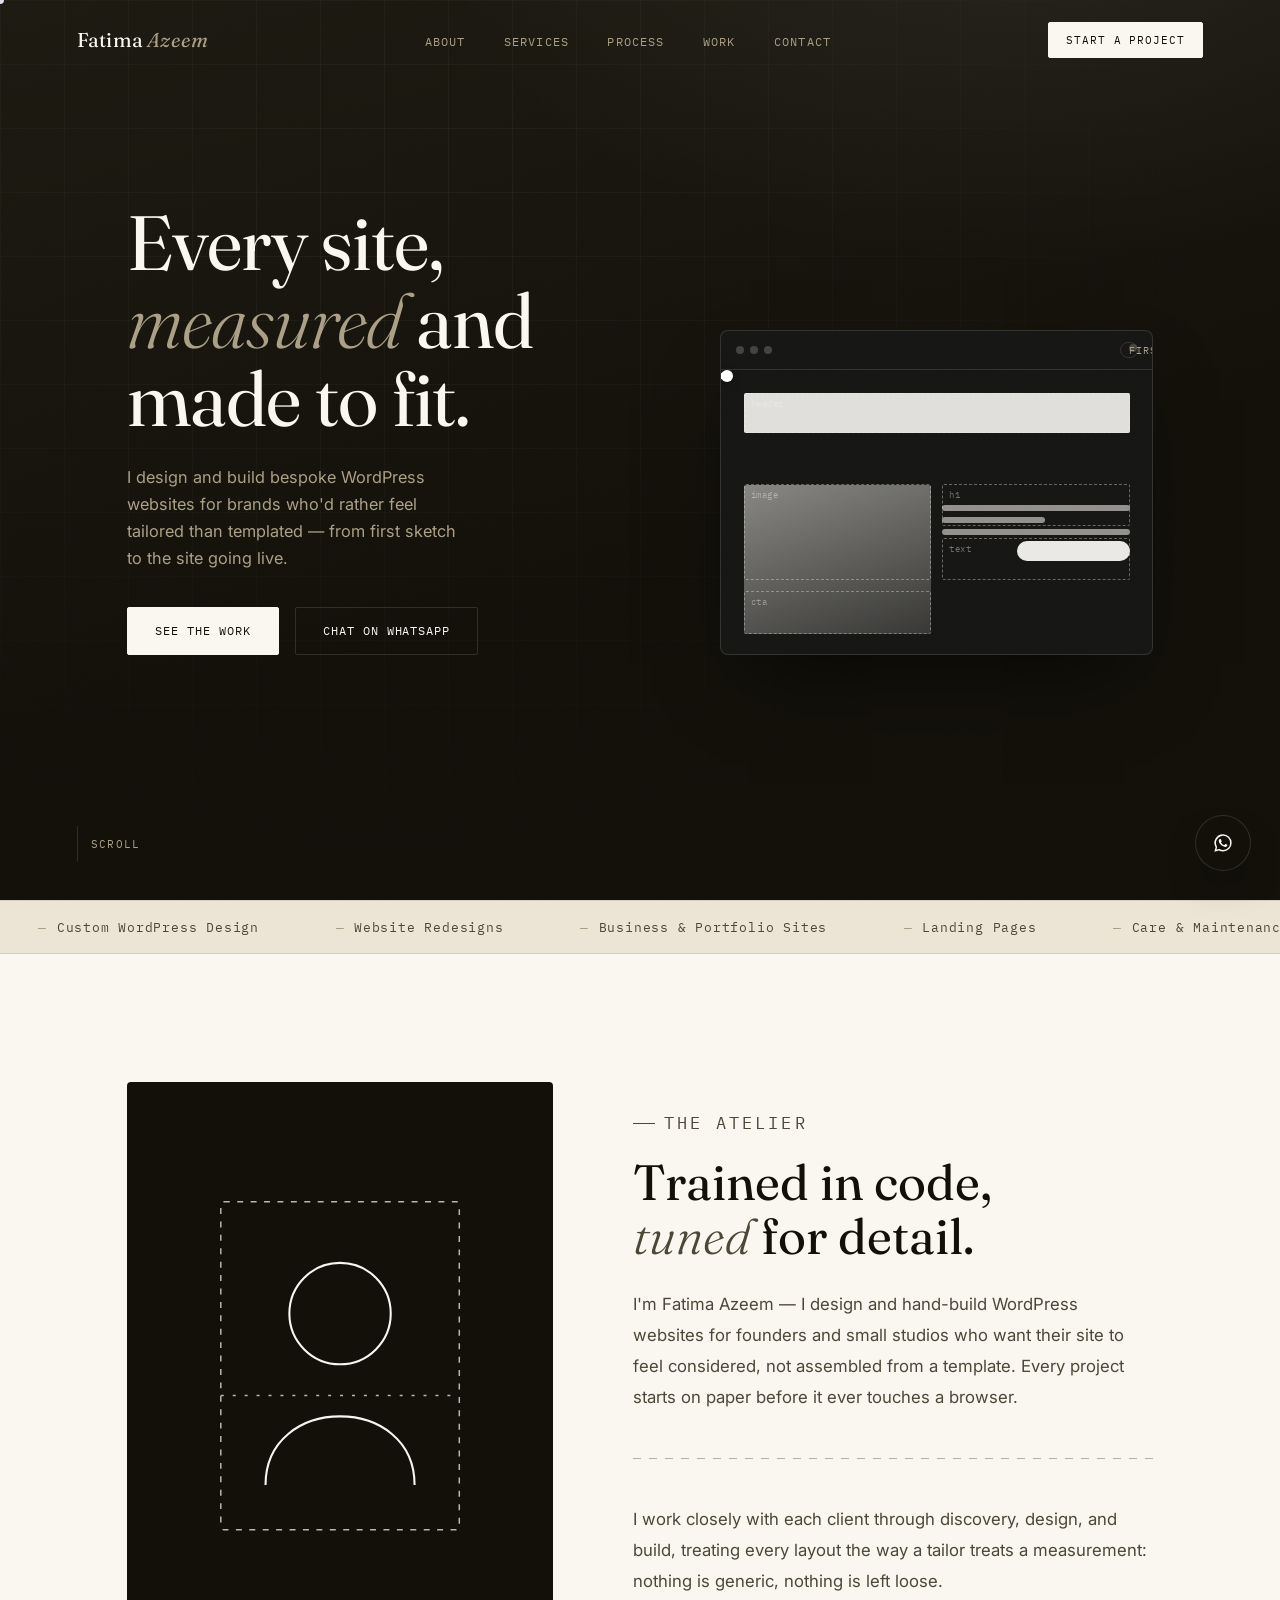
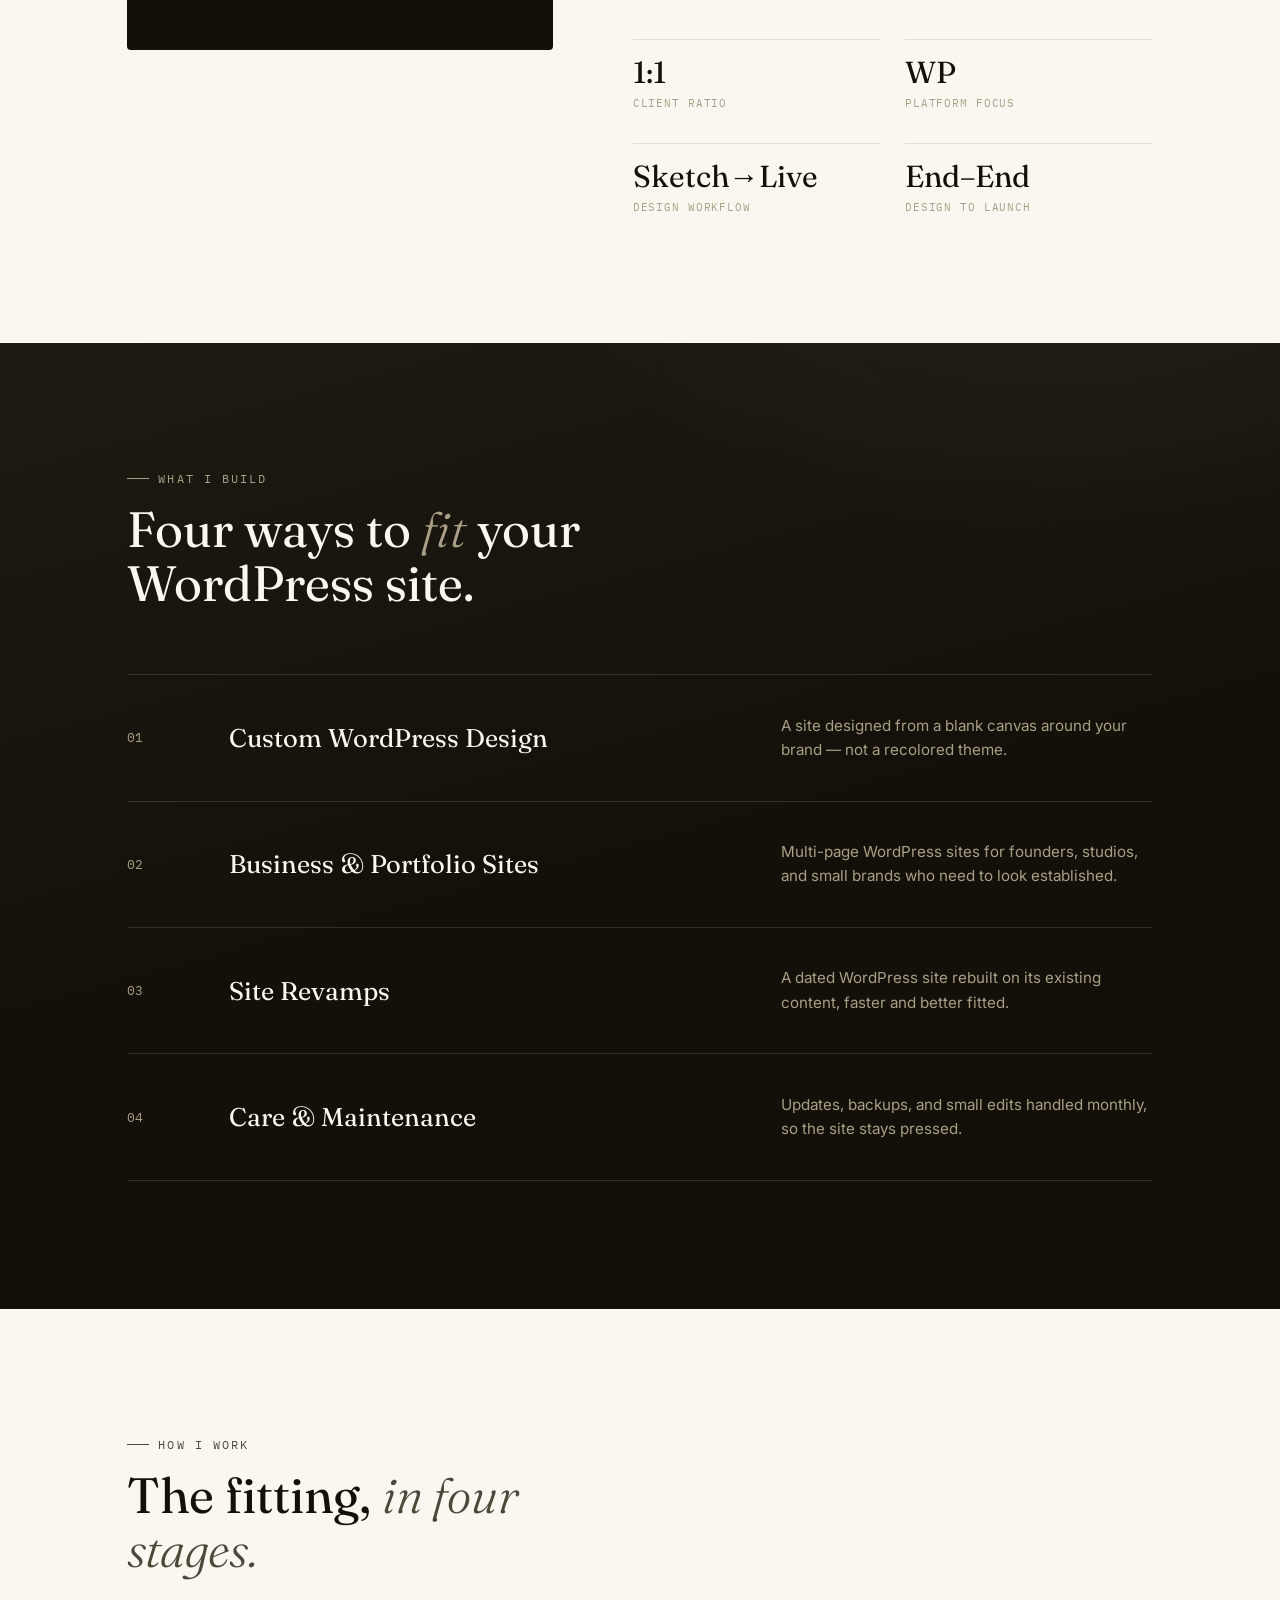
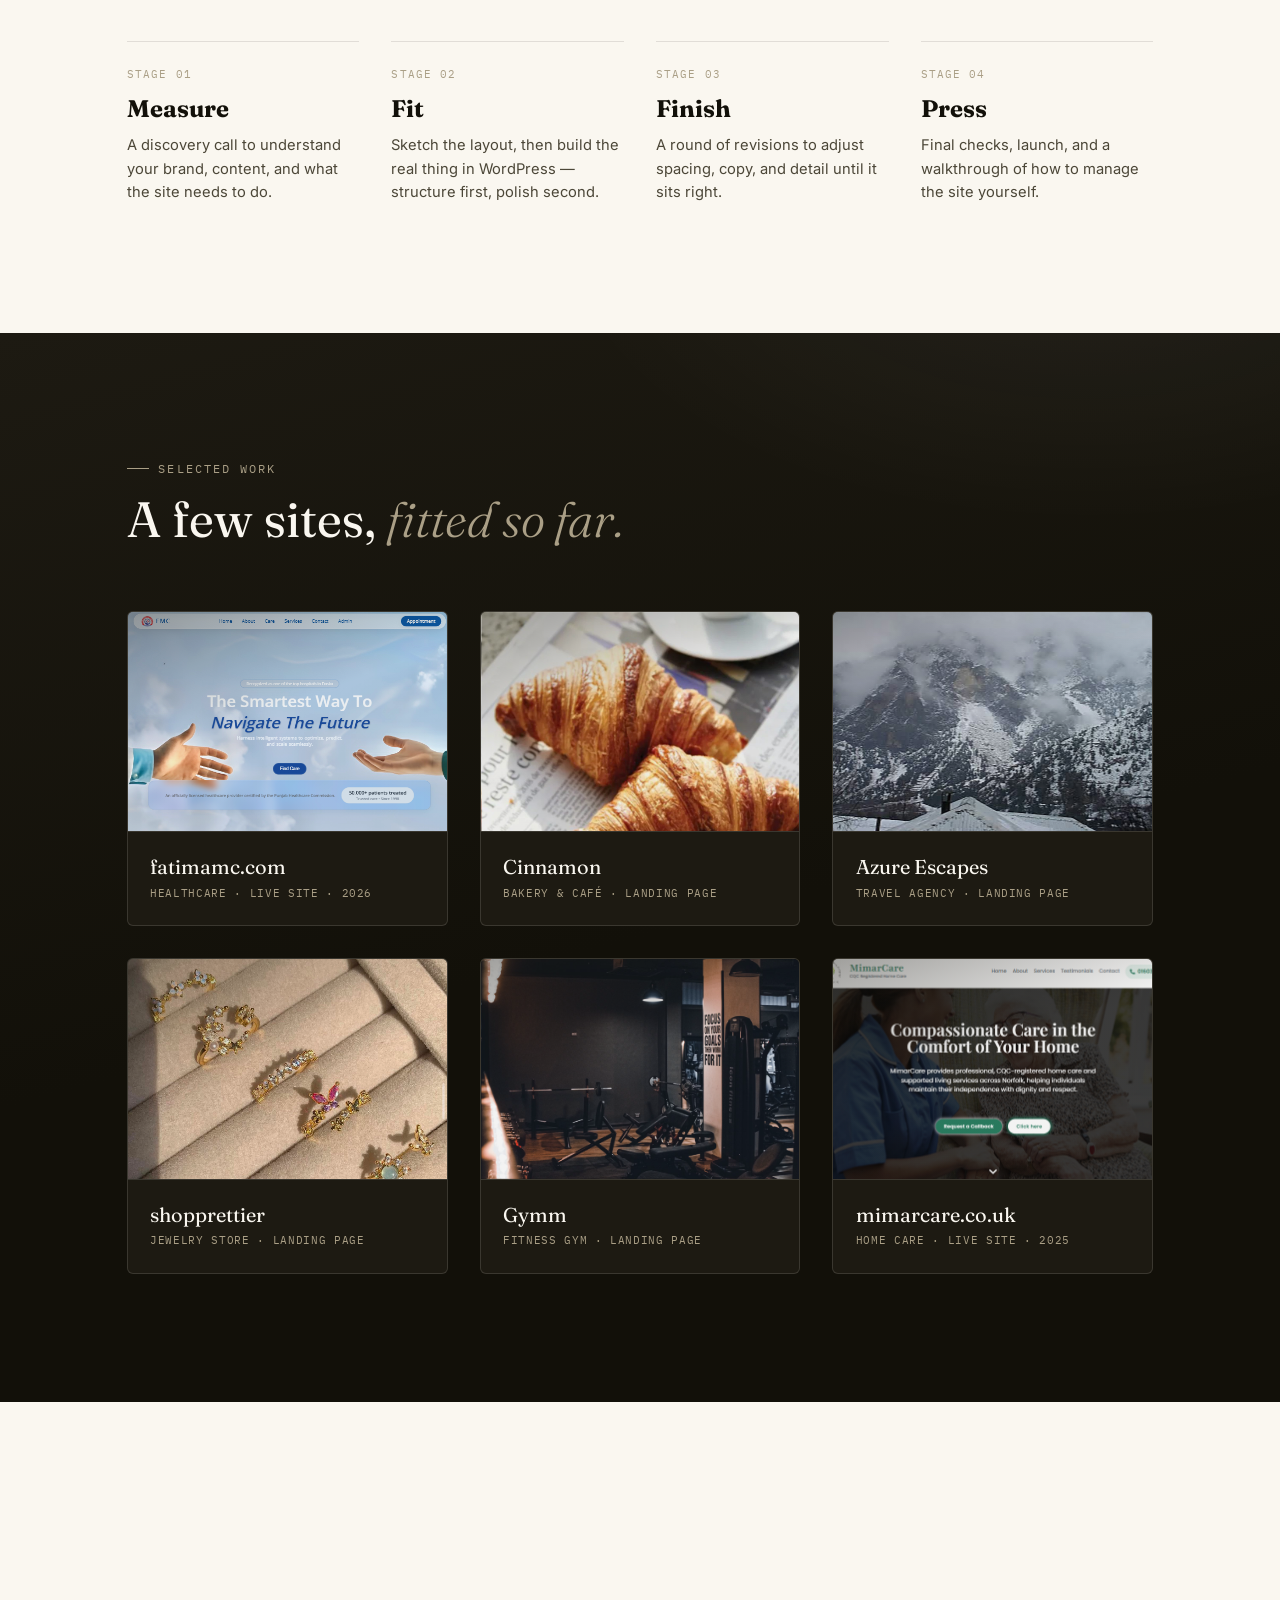
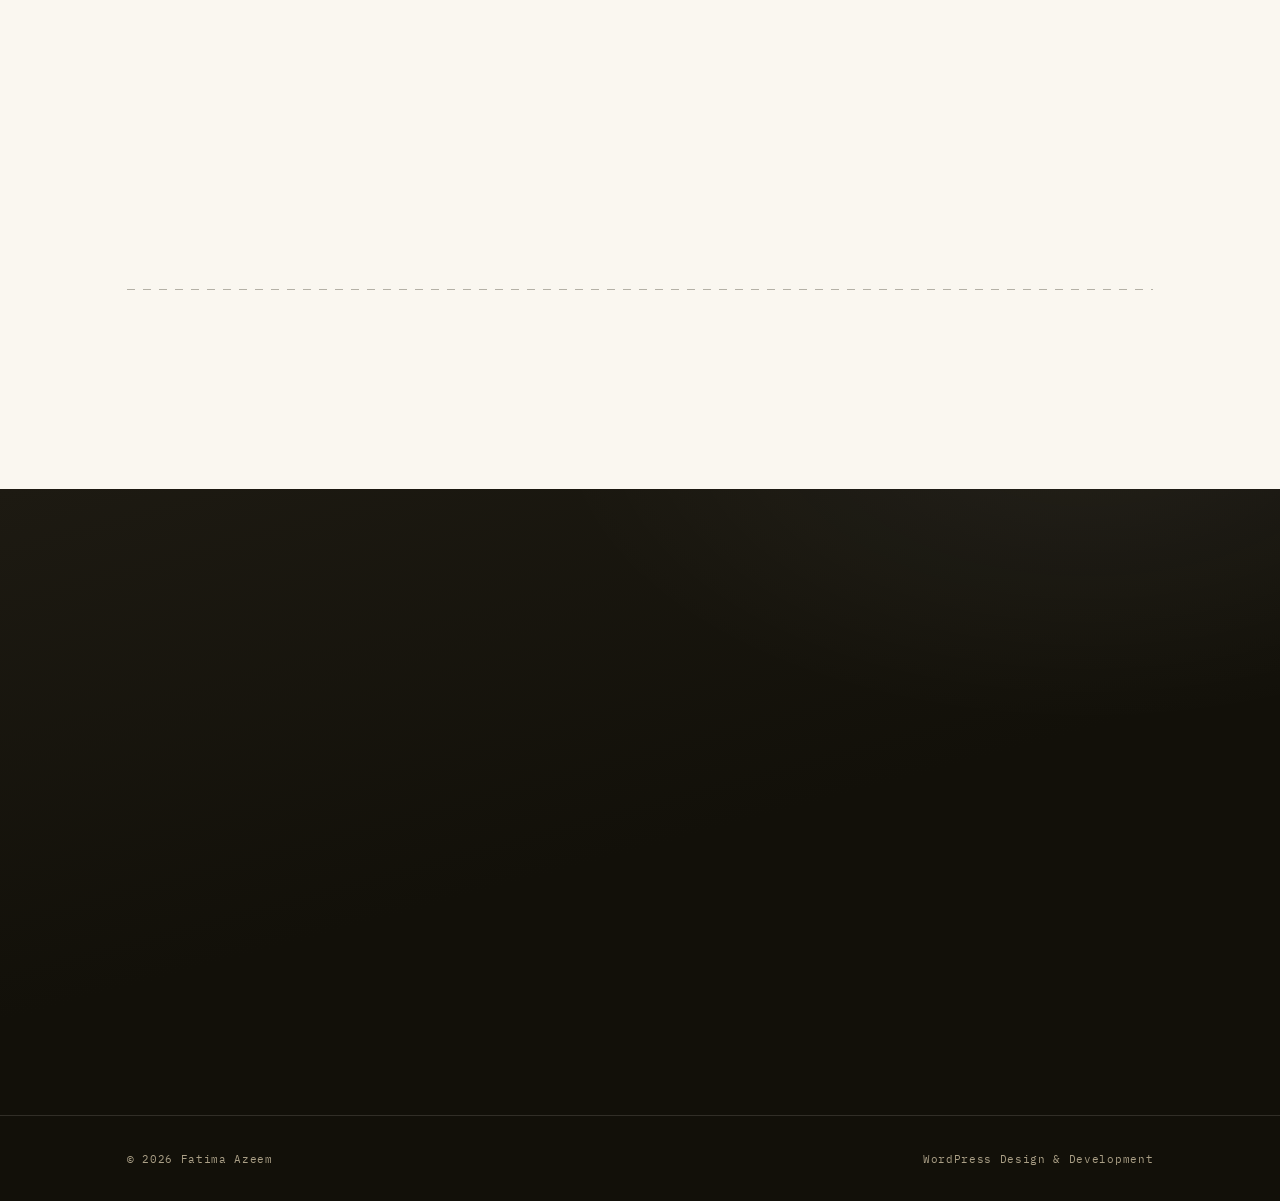
<file: index.html>
<!DOCTYPE html>
<html lang="en">
<head>
<meta charset="UTF-8">
<meta name="viewport" content="width=device-width, initial-scale=1.0">
<title>Fatima Azeem — Bespoke WordPress Design</title>
<meta name="description" content="Fatima Azeem designs and builds bespoke WordPress websites — measured, fitted, and finished like couture.">
<link rel="preconnect" href="https://fonts.googleapis.com">
<link rel="preconnect" href="https://fonts.gstatic.com" crossorigin>
<link href="https://fonts.googleapis.com/css2?family=Fraunces:ital,opsz,wght@0,9..144,300;0,9..144,400;0,9..144,500;0,9..144,600;1,9..144,400&family=Inter:wght@300;400;500;600&family=IBM+Plex+Mono:wght@400;500&display=swap" rel="stylesheet">
<style>
  :root{
    --ink:#121009;
    --ink-2:#1d1a12;
    --paper:#faf7f0;
    --bone:#ece5d6;
    --graphite:#4c4738;
    --silver:#aa9f86;
    --line-dark: rgba(250,247,240,0.13);
    --line-light: rgba(18,16,9,0.11);
    --serif: 'Fraunces', serif;
    --sans: 'Inter', sans-serif;
    --mono: 'IBM Plex Mono', monospace;
  }

  *{margin:0;padding:0;box-sizing:border-box;}
  html{scroll-behavior:smooth;}
  @media (prefers-reduced-motion: reduce){
    html{scroll-behavior:auto;}
    *{animation-duration:0.001ms !important; animation-iteration-count:1 !important; transition-duration:0.001ms !important;}
  }

  body{
    background:var(--paper);
    color:var(--ink);
    font-family:var(--sans);
    font-weight:400;
    -webkit-font-smoothing:antialiased;
    overflow-x:hidden;
  }

  .grain{
    position:fixed; inset:0;
    z-index:300;
    pointer-events:none;
    opacity:0.05;
    mix-blend-mode:overlay;
    background-image:url("data:image/svg+xml,%3Csvg xmlns='http://www.w3.org/2000/svg' width='160' height='160'%3E%3Cfilter id='n'%3E%3CfeTurbulence type='fractalNoise' baseFrequency='0.85' numOctaves='2' stitchTiles='stitch'/%3E%3C/filter%3E%3Crect width='100%25' height='100%25' filter='url(%23n)'/%3E%3C/svg%3E");
  }

  a{color:inherit; text-decoration:none;}
  ul{list-style:none;}
  img{max-width:100%; display:block;}

  .eyebrow{
    font-family:var(--mono);
    font-size:0.72rem;
    letter-spacing:0.18em;
    text-transform:uppercase;
    color:var(--silver);
    display:flex;
    align-items:center;
    gap:0.6rem;
  }
  .eyebrow::before{
    content:"";
    width:22px;
    height:1px;
    background:var(--silver);
    display:inline-block;
  }
  .on-light .eyebrow{color:var(--graphite);}
  .on-light .eyebrow::before{background:var(--graphite);}

  .wrap{
    max-width:1180px;
    margin:0 auto;
    padding:0 6vw;
  }

  /* ---------- custom cursor ---------- */
  .cursor-dot{
    position:fixed;
    width:8px; height:8px;
    border-radius:50%;
    background:var(--ink);
    pointer-events:none;
    z-index:9999;
    transform:translate(-50%,-50%);
    transition:width .25s ease, height .25s ease, background .25s ease, opacity .25s ease;
    mix-blend-mode:difference;
    opacity:0;
  }
  @media (hover:hover) and (pointer:fine){
    .cursor-dot{opacity:1; background:#fff;}
  }
  .cursor-dot.grow{width:34px; height:34px;}

  /* ---------- nav ---------- */
  header{
    position:fixed; top:0; left:0; right:0;
    z-index:500;
    padding:1.4rem 6vw;
    display:flex;
    align-items:center;
    justify-content:space-between;
    transition:background .4s ease, border-color .4s ease, padding .4s ease;
    border-bottom:1px solid transparent;
  }
  header.scrolled{
    background:rgba(14,14,13,0.86);
    backdrop-filter:blur(10px);
    border-color:var(--line-dark);
    padding:1rem 6vw;
  }
  .logo{
    font-family:var(--serif);
    font-size:1.25rem;
    letter-spacing:0.01em;
    color:var(--paper);
  }
  .logo span{font-style:italic; color:var(--silver);}
  nav ul{
    display:flex;
    gap:2.4rem;
  }
  nav a{
    font-family:var(--mono);
    font-size:0.72rem;
    letter-spacing:0.1em;
    text-transform:uppercase;
    color:var(--silver);
    position:relative;
    padding-bottom:4px;
  }
  nav a::after{
    content:"";
    position:absolute; left:0; bottom:0;
    width:0%; height:1px;
    background:var(--paper);
    transition:width .3s ease;
  }
  nav a:hover{color:var(--paper);}
  nav a:hover::after{width:100%;}
  .nav-cta{
    font-family:var(--mono);
    font-size:0.7rem;
    letter-spacing:0.08em;
    text-transform:uppercase;
    color:var(--ink);
    background:var(--paper);
    padding:0.6rem 1.1rem;
    border-radius:2px;
    border:1px solid var(--paper);
    transition:background .3s ease, color .3s ease;
  }
  .nav-cta:hover{background:transparent; color:var(--paper);}

  .menu-toggle{display:none;}

  /* ---------- hero ---------- */
  .hero{
    min-height:100vh;
    background:
      radial-gradient(ellipse 1000px 600px at 80% -10%, rgba(250,247,240,0.06), transparent 60%),
      linear-gradient(165deg, var(--ink-2) 0%, var(--ink) 60%);
    color:var(--paper);
    display:flex;
    flex-direction:column;
    justify-content:center;
    padding-top:8rem;
    padding-bottom:4rem;
    position:relative;
  }
  .hero::before{
    content:"";
    position:absolute; inset:0;
    background-image:
      linear-gradient(var(--line-dark) 1px, transparent 1px),
      linear-gradient(90deg, var(--line-dark) 1px, transparent 1px);
    background-size:64px 64px;
    opacity:0.35;
    mask-image:radial-gradient(ellipse at 30% 20%, black 0%, transparent 70%);
  }
  .hero-grid{
    position:relative;
    display:grid;
    grid-template-columns:1.1fr 0.9fr;
    gap:4rem;
    align-items:end;
  }
  .hero-copy h1{
    font-family:var(--serif);
    font-weight:400;
    font-size:clamp(2.6rem, 6vw, 5.2rem);
    line-height:1.02;
    letter-spacing:-0.01em;
    margin:1.4rem 0 1.6rem;
  }
  .hero-copy h1 em{font-style:italic; color:var(--silver); font-weight:300;}
  .hero-copy p{
    max-width:34ch;
    color:var(--silver);
    font-size:1.02rem;
    line-height:1.65;
    margin-bottom:2.2rem;
  }
  .hero-actions{display:flex; gap:1rem; flex-wrap:wrap;}
  .btn{
    font-family:var(--mono);
    font-size:0.75rem;
    letter-spacing:0.08em;
    text-transform:uppercase;
    padding:0.95rem 1.7rem;
    border-radius:2px;
    display:inline-flex;
    align-items:center;
    gap:0.6rem;
    transition:transform .35s cubic-bezier(.16,1,.3,1), background .3s ease, color .3s ease, border-color .3s ease;
  }
  .btn-solid{
    background:var(--paper); color:var(--ink); border:1px solid var(--paper);
    position:relative; overflow:hidden;
  }
  .btn-solid::before{
    content:"";
    position:absolute; top:0; left:-60%;
    width:40%; height:100%;
    background:linear-gradient(115deg, transparent, rgba(18,16,9,0.18), transparent);
    transform:skewX(-20deg);
    transition:left .6s cubic-bezier(.16,1,.3,1);
  }
  .btn-solid:hover{transform:translateY(-3px);}
  .btn-solid:hover::before{left:120%;}
  .btn-outline{border:1px solid var(--line-dark); color:var(--paper);}
  .btn-outline:hover{border-color:var(--paper); transform:translateY(-3px);}

  /* hero mock browser: figma -> live morph */
  .mock-frame{
    position:relative;
    background:#161614;
    border:1px solid var(--line-dark);
    border-radius:8px;
    overflow:hidden;
    aspect-ratio:4/3;
    box-shadow:0 40px 80px -30px rgba(0,0,0,0.6);
  }
  .mock-chrome{
    display:flex; align-items:center; gap:6px;
    padding:0.7rem 0.9rem;
    border-bottom:1px solid var(--line-dark);
  }
  .mock-chrome span{width:8px; height:8px; border-radius:50%; background:rgba(247,245,241,0.2);}
  .mock-tag{
    margin-left:auto;
    font-family:var(--mono);
    font-size:0.6rem;
    letter-spacing:0.1em;
    color:var(--silver);
    padding:2px 8px;
    border:1px solid var(--line-dark);
    border-radius:20px;
    position:relative;
    height:16px;
  }
  .mock-tag .tag-a, .mock-tag .tag-b{
    position:absolute; left:8px; top:1px; white-space:nowrap;
    animation:tagswap 7s infinite;
  }
  .mock-tag .tag-b{animation-delay:0s; opacity:0; animation-name:tagswapb;}
  @keyframes tagswap{
    0%,42%{opacity:1;} 50%,100%{opacity:0;}
  }
  @keyframes tagswapb{
    0%,42%{opacity:0;} 50%,92%{opacity:1;} 100%{opacity:0;}
  }
  .mock-body{position:relative; height:calc(100% - 37px);}
  .layer{
    position:absolute; inset:0;
    padding:1.4rem;
    display:grid;
    grid-template-columns:1fr 1fr;
    gap:0.7rem;
  }
  .layer-wire{animation:wirefade 7s infinite;}
  .layer-final{animation:finalfade 7s infinite;}
  @keyframes wirefade{0%,42%{opacity:1;} 50%,100%{opacity:0;}}
  @keyframes finalfade{0%,42%{opacity:0;} 50%,92%{opacity:1;} 100%{opacity:0;}}

  .wire-box{border:1px dashed rgba(247,245,241,0.35); border-radius:2px; position:relative;}
  .wire-box::after{
    content:attr(data-label);
    position:absolute; top:4px; left:6px;
    font-family:var(--mono); font-size:0.55rem; letter-spacing:0.06em;
    color:rgba(247,245,241,0.4);
  }
  .wire-box.full{grid-column:1/-1; height:40px;}
  .wire-box.tall{grid-row:span 2;}

  .final-box{border-radius:3px;}
  .final-box.full{grid-column:1/-1; height:40px; background:rgba(247,245,241,0.9); border-radius:2px;}
  .final-box.tall{grid-row:span 2; background:linear-gradient(160deg, rgba(247,245,241,0.5), rgba(247,245,241,0.15));}
  .final-box.txt{display:flex; flex-direction:column; gap:6px; justify-content:center;}
  .final-line{height:6px; border-radius:3px; background:rgba(247,245,241,0.55);}
  .final-line.short{width:55%;}
  .final-box.btnrow{align-self:end; height:20px; width:60%; background:rgba(247,245,241,0.95); border-radius:20px;}

  .cursor-chip{
    position:absolute;
    width:12px; height:12px;
    background:#fff;
    border-radius:50% 50% 50% 0;
    transform:rotate(45deg);
    animation:cursormove 7s infinite;
    box-shadow:0 2px 10px rgba(0,0,0,0.4);
  }
  @keyframes cursormove{
    0%{top:20%; left:15%; opacity:1;}
    40%{top:55%; left:60%; opacity:1;}
    45%{opacity:0;}
    100%{opacity:0;}
  }

  .scroll-cue{
    position:absolute; bottom:2.4rem; left:6vw;
    display:flex; align-items:center; gap:0.8rem;
    font-family:var(--mono); font-size:0.68rem; letter-spacing:0.12em;
    color:var(--silver); text-transform:uppercase;
  }
  .scroll-cue .line{width:1px; height:36px; background:var(--line-dark); position:relative; overflow:hidden;}
  .scroll-cue .line::after{
    content:""; position:absolute; top:-100%; left:0; width:100%; height:100%;
    background:var(--paper); animation:scrolldrip 2.2s infinite ease-in-out;
  }
  @keyframes scrolldrip{0%{top:-100%;} 100%{top:100%;}}

  /* ---------- marquee ---------- */
  .marquee-strip{
    background:var(--bone);
    border-top:1px solid var(--line-light);
    border-bottom:1px solid var(--line-light);
    overflow:hidden;
    padding:1.1rem 0;
  }
  .marquee-track{
    display:flex; width:max-content;
    animation:scrollmarquee 32s linear infinite;
  }
  .marquee-track span{
    font-family:var(--mono);
    font-size:0.82rem;
    letter-spacing:0.06em;
    color:var(--graphite);
    padding:0 2.4rem;
    white-space:nowrap;
    display:flex; align-items:center; gap:0.6rem;
  }
  .marquee-track span::before{content:"—"; color:var(--silver);}
  @keyframes scrollmarquee{
    0%{transform:translateX(0);}
    100%{transform:translateX(-50%);}
  }

  /* ---------- section shell ---------- */
  section{padding:8rem 0;}
  .on-light{background:var(--paper); color:var(--ink);}
  .on-dark{
    background:
      radial-gradient(ellipse 900px 500px at 85% -10%, rgba(250,247,240,0.05), transparent 60%),
      linear-gradient(165deg, var(--ink-2) 0%, var(--ink) 55%);
    color:var(--paper);
  }
  .on-bone{background:var(--bone); color:var(--ink);}

  .reveal{
    opacity:0; transform:translateY(28px);
    transition:opacity .9s cubic-bezier(.16,1,.3,1), transform .9s cubic-bezier(.16,1,.3,1);
  }
  .reveal.in{opacity:1; transform:translateY(0);}

  h2.section-title{
    font-family:var(--serif);
    font-weight:400;
    font-size:clamp(2rem, 4vw, 3.1rem);
    line-height:1.08;
    margin:1.1rem 0 0;
    max-width:16ch;
  }
  h2.section-title em{font-style:italic; color:var(--graphite); font-weight:300;}
  .on-dark h2.section-title em{color:var(--silver);}

  /* ---------- about ---------- */
  .about-grid{
    display:grid;
    grid-template-columns:0.9fr 1.1fr;
    gap:5rem;
    align-items:start;
  }
  .about-copy p{
    font-size:1.05rem;
    line-height:1.85;
    color:var(--graphite);
    margin-top:1.6rem;
    max-width:48ch;
  }
  .stitch{
    width:100%; height:14px;
    margin:2.4rem 0;
    background-image:repeating-linear-gradient(90deg, var(--graphite) 0 8px, transparent 8px 16px);
    background-position:center;
    background-repeat:no-repeat;
    background-size:100% 1px;
    background-position-y:6px;
    opacity:0.4;
  }
  .about-mark{
    position:relative;
    aspect-ratio:3/4;
    background:var(--ink);
    border-radius:4px;
    display:flex; align-items:center; justify-content:center;
    overflow:hidden;
  }
  .about-mark svg{width:70%; height:70%;}
  .about-stats{
    display:grid;
    grid-template-columns:1fr 1fr;
    gap:2rem 1.5rem;
    margin-top:2.6rem;
  }
  .about-stats div{border-top:1px solid var(--line-light); padding-top:0.8rem;}
  .about-stats b{
    font-family:var(--serif); font-size:1.9rem; font-weight:400; display:block;
  }
  .about-stats span{
    font-family:var(--mono); font-size:0.68rem; letter-spacing:0.08em;
    text-transform:uppercase; color:var(--silver);
  }

  /* ---------- services ---------- */
  .services-head{display:flex; justify-content:space-between; align-items:end; gap:2rem; flex-wrap:wrap;}
  .services-list{margin-top:4rem;}
  .service-row{
    border-top:1px solid var(--line-dark);
    padding:2.4rem 0;
    display:grid;
    grid-template-columns:70px 1.4fr 1fr;
    gap:2rem;
    align-items:center;
    transition:padding-left .4s cubic-bezier(.16,1,.3,1);
  }
  .service-row:last-child{border-bottom:1px solid var(--line-dark);}
  .service-row:hover{padding-left:1rem;}
  .service-num{font-family:var(--mono); font-size:0.8rem; color:var(--silver);}
  .service-name{font-family:var(--serif); font-size:1.6rem; font-weight:400;}
  .service-desc{color:var(--silver); font-size:0.95rem; line-height:1.6;}

  /* ---------- process ---------- */
  .process-grid{
    display:grid;
    grid-template-columns:repeat(4, 1fr);
    gap:2rem;
    margin-top:4rem;
  }
  .process-card{
    border-top:1px solid var(--line-light);
    padding-top:1.6rem;
  }
  .process-num{
    font-family:var(--mono); font-size:0.7rem; color:var(--silver);
    letter-spacing:0.1em;
  }
  .process-name{
    font-family:var(--serif); font-size:1.5rem; margin:0.8rem 0 0.7rem;
  }
  .process-desc{color:var(--graphite); font-size:0.92rem; line-height:1.6;}

  /* ---------- work ---------- */
  .work-grid{
    display:grid;
    grid-template-columns:repeat(3, 1fr);
    gap:2rem;
    margin-top:4rem;
  }
  .work-card{
    background:var(--ink-2);
    border:1px solid var(--line-dark);
    border-radius:6px;
    overflow:hidden;
    transition:transform .5s cubic-bezier(.16,1,.3,1);
    display:block;
  }
  .work-card:hover{transform:translateY(-8px);}
  .work-shot{
    aspect-ratio:16/11;
    position:relative;
    padding:1.1rem;
    display:flex; flex-direction:column; gap:0.6rem;
    background:
      linear-gradient(160deg, rgba(255,255,255,0.05), rgba(255,255,255,0) 40%);
  }
  .work-shot .wb{height:10px; border-radius:2px; background:rgba(247,245,241,0.12);}
  .work-shot .wb.hero{height:38%; background:rgba(247,245,241,0.08); border:1px dashed rgba(247,245,241,0.2);}
  .work-shot .wb.w60{width:60%;}
  .work-shot .wb.w40{width:40%;}
  .work-info{
    padding:1.4rem 1.4rem 1.6rem;
    border-top:1px solid var(--line-dark);
  }
  .work-info h3{font-family:var(--serif); font-size:1.25rem; font-weight:400; margin-bottom:0.4rem;}
  .work-info p{font-family:var(--mono); font-size:0.68rem; letter-spacing:0.06em; color:var(--silver); text-transform:uppercase;}

  /* ---------- philosophy quote ---------- */
  .quote-text{
    font-family:var(--serif);
    font-weight:400;
    font-size:clamp(1.7rem, 3.6vw, 2.9rem);
    line-height:1.35;
    max-width:22ch;
    margin-top:1.4rem;
  }
  .quote-text em{font-style:italic; color:var(--graphite); font-weight:300;}
  .quote-sub{
    font-size:1rem;
    color:var(--graphite);
    max-width:40ch;
    line-height:1.7;
  }

  /* ---------- contact ---------- */
  .contact{
    text-align:left;
    position:relative;
  }
  .contact h2{
    font-family:var(--serif); font-weight:400;
    font-size:clamp(2.4rem, 6vw, 4.6rem);
    line-height:1.05;
    max-width:16ch;
  }
  .contact h2 em{font-style:italic; color:var(--silver); font-weight:300;}
  .contact-row{
    display:flex; gap:1.2rem; flex-wrap:wrap;
    margin-top:2.6rem;
  }
  .contact-links{
    margin-top:3.6rem;
    display:flex; gap:3rem; flex-wrap:wrap;
    border-top:1px solid var(--line-dark);
    padding-top:2rem;
  }
  .contact-links a{
    font-family:var(--mono); font-size:0.85rem;
    color:var(--paper); border-bottom:1px solid var(--line-dark);
    padding-bottom:2px;
    transition:border-color .3s ease, color .3s ease;
  }
  .contact-links a:hover{border-color:var(--paper); color:var(--silver);}

  /* ---------- footer ---------- */
  footer{
    background:var(--ink);
    color:var(--silver);
    border-top:1px solid var(--line-dark);
    padding:2.2rem 0;
  }
  .footer-row{
    display:flex; justify-content:space-between; align-items:center;
    font-family:var(--mono); font-size:0.7rem; letter-spacing:0.06em;
  }

  /* ---------- WhatsApp float ---------- */
  .wa-float{
    position:fixed; bottom:1.8rem; right:1.8rem; z-index:400;
    background:var(--ink); color:var(--paper);
    width:56px; height:56px; border-radius:50%;
    display:flex; align-items:center; justify-content:center;
    border:1px solid var(--line-dark);
    box-shadow:0 20px 40px -12px rgba(0,0,0,0.4);
    transition:transform .35s cubic-bezier(.16,1,.3,1);
  }
  .wa-float:hover{transform:scale(1.08);}

  /* ---------- responsive ---------- */
  @media (max-width:960px){
    .hero-grid{grid-template-columns:1fr; gap:3rem;}
    .about-grid{grid-template-columns:1fr; gap:3rem;}
    .about-mark{order:-1; max-width:280px;}
    .process-grid{grid-template-columns:repeat(2, 1fr);}
    .work-grid{grid-template-columns:repeat(2, 1fr);}
    .service-row{grid-template-columns:50px 1fr; grid-template-rows:auto auto;}
    .service-desc{grid-column:1/-1;}
  }
  @media (max-width:680px){
    nav ul{display:none;}
    .menu-toggle{display:block; background:none; border:none; color:var(--paper); font-family:var(--mono); font-size:0.7rem; letter-spacing:0.1em; text-transform:uppercase;}
    .process-grid{grid-template-columns:1fr;}
    .work-grid{grid-template-columns:1fr;}
    section{padding:5.5rem 0;}
    .contact-links{flex-direction:column; gap:1.2rem;}
  }

  :focus-visible{outline:2px solid var(--graphite); outline-offset:3px;}
  .on-dark :focus-visible{outline-color:var(--paper);}
</style>
</head>
<body>

<div class="cursor-dot" id="cursorDot"></div>
<div class="grain" aria-hidden="true"></div>

<header id="siteHeader">
  <a href="#top" class="logo">Fatima <span>Azeem</span></a>
  <nav>
    <ul>
      <li><a href="#about">About</a></li>
      <li><a href="#services">Services</a></li>
      <li><a href="#process">Process</a></li>
      <li><a href="#work">Work</a></li>
      <li><a href="#contact">Contact</a></li>
    </ul>
  </nav>
  <a href="#contact" class="nav-cta">Start a project</a>
</header>

<main id="top">

  <!-- HERO -->
  <section class="hero" style="padding-top:0;">
    <div class="wrap hero-grid">
      <div class="hero-copy">
        <h1>Every site,<br><em>measured</em> and made to fit.</h1>
        <p>I design and build bespoke WordPress websites for brands who'd rather feel tailored than templated — from first sketch to the site going live.</p>
        <div class="hero-actions">
          <a href="#work" class="btn btn-solid">See the work</a>
          <a href="https://wa.me/923216192040?text=Hi%20Fatima%2C%20I%27d%20like%20to%20talk%20about%20a%20WordPress%20project." target="_blank" rel="noopener" class="btn btn-outline">Chat on WhatsApp</a>
        </div>
      </div>
      <div class="mock-frame">
        <div class="mock-chrome">
          <span></span><span></span><span></span>
          <div class="mock-tag">
            <span class="tag-a">FIRST DRAFT</span>
            <span class="tag-b">LIVE ON WORDPRESS</span>
          </div>
        </div>
        <div class="mock-body">
          <div class="layer layer-wire">
            <div class="wire-box full" data-label="header"></div>
            <div class="wire-box tall" data-label="image"></div>
            <div class="wire-box" data-label="h1"></div>
            <div class="wire-box" data-label="text"></div>
            <div class="wire-box" data-label="cta"></div>
            <div class="cursor-chip"></div>
          </div>
          <div class="layer layer-final">
            <div class="final-box full"></div>
            <div class="final-box tall"></div>
            <div class="final-box txt">
              <div class="final-line"></div>
              <div class="final-line short"></div>
              <div class="final-line"></div>
              <div class="final-box btnrow"></div>
            </div>
          </div>
        </div>
      </div>
    </div>
    <div class="scroll-cue"><span class="line"></span>Scroll</div>
  </section>

  <!-- MARQUEE -->
  <div class="marquee-strip">
    <div class="marquee-track">
      <span>Custom WordPress Design</span>
      <span>Website Redesigns</span>
      <span>Business &amp; Portfolio Sites</span>
      <span>Landing Pages</span>
      <span>Care &amp; Maintenance</span>
      <span>Custom WordPress Design</span>
      <span>Website Redesigns</span>
      <span>Business &amp; Portfolio Sites</span>
      <span>Landing Pages</span>
      <span>Care &amp; Maintenance</span>
    </div>
  </div>

  <!-- ABOUT -->
  <section class="on-light" id="about">
    <div class="wrap about-grid">
      <div class="about-mark reveal">
        <svg viewBox="0 0 200 260" fill="none" xmlns="http://www.w3.org/2000/svg">
          <rect x="20" y="20" width="160" height="220" rx="2" stroke="#B9B6AC" stroke-width="1" stroke-dasharray="4 5"/>
          <circle cx="100" cy="95" r="34" stroke="#F7F5F1" stroke-width="1.4"/>
          <path d="M50 210c0-30 24-46 50-46s50 16 50 46" stroke="#F7F5F1" stroke-width="1.4"/>
          <line x1="20" y1="150" x2="180" y2="150" stroke="#B9B6AC" stroke-width="1" stroke-dasharray="2 6"/>
        </svg>
      </div>
      <div class="about-copy reveal">
        <p class="eyebrow">The Atelier</p>
        <h2 class="section-title">Trained in code,<br><em>tuned</em> for detail.</h2>
        <p>I'm Fatima Azeem — I design and hand-build WordPress websites for founders and small studios who want their site to feel considered, not assembled from a template. Every project starts on paper before it ever touches a browser.</p>
        <div class="stitch"></div>
        <p>I work closely with each client through discovery, design, and build, treating every layout the way a tailor treats a measurement: nothing is generic, nothing is left loose.</p>
        <div class="about-stats">
          <div><b>1:1</b><span>Client Ratio</span></div>
          <div><b>WP</b><span>Platform Focus</span></div>
          <div><b>Sketch→Live</b><span>Design Workflow</span></div>
          <div><b>End–End</b><span>Design To Launch</span></div>
        </div>
      </div>
    </div>
  </section>

  <!-- SERVICES -->
  <section class="on-dark" id="services">
    <div class="wrap">
      <div class="services-head reveal">
        <div>
          <p class="eyebrow">What I Build</p>
          <h2 class="section-title">Four ways to <em>fit</em> your WordPress site.</h2>
        </div>
      </div>
      <div class="services-list reveal">
        <div class="service-row">
          <span class="service-num">01</span>
          <span class="service-name">Custom WordPress Design</span>
          <span class="service-desc">A site designed from a blank canvas around your brand — not a recolored theme.</span>
        </div>
        <div class="service-row">
          <span class="service-num">02</span>
          <span class="service-name">Business &amp; Portfolio Sites</span>
          <span class="service-desc">Multi-page WordPress sites for founders, studios, and small brands who need to look established.</span>
        </div>
        <div class="service-row">
          <span class="service-num">03</span>
          <span class="service-name">Site Revamps</span>
          <span class="service-desc">A dated WordPress site rebuilt on its existing content, faster and better fitted.</span>
        </div>
        <div class="service-row">
          <span class="service-num">04</span>
          <span class="service-name">Care &amp; Maintenance</span>
          <span class="service-desc">Updates, backups, and small edits handled monthly, so the site stays pressed.</span>
        </div>
      </div>
    </div>
  </section>

  <!-- PROCESS -->
  <section class="on-light" id="process">
    <div class="wrap">
      <div class="reveal">
        <p class="eyebrow">How I Work</p>
        <h2 class="section-title">The fitting, <em>in four stages.</em></h2>
      </div>
      <div class="process-grid reveal">
        <div class="process-card">
          <p class="process-num">STAGE 01</p>
          <h3 class="process-name">Measure</h3>
          <p class="process-desc">A discovery call to understand your brand, content, and what the site needs to do.</p>
        </div>
        <div class="process-card">
          <p class="process-num">STAGE 02</p>
          <h3 class="process-name">Fit</h3>
          <p class="process-desc">Sketch the layout, then build the real thing in WordPress — structure first, polish second.</p>
        </div>
        <div class="process-card">
          <p class="process-num">STAGE 03</p>
          <h3 class="process-name">Finish</h3>
          <p class="process-desc">A round of revisions to adjust spacing, copy, and detail until it sits right.</p>
        </div>
        <div class="process-card">
          <p class="process-num">STAGE 04</p>
          <h3 class="process-name">Press</h3>
          <p class="process-desc">Final checks, launch, and a walkthrough of how to manage the site yourself.</p>
        </div>
      </div>
    </div>
  </section>

  <!-- WORK -->
  <section class="on-dark" id="work">
    <div class="wrap">
      <div class="reveal">
        <p class="eyebrow">Selected Work</p>
        <h2 class="section-title">A few sites, <em>fitted so far.</em></h2>
      </div>
      <div class="work-grid reveal">
        <a class="work-card" href="https://www.fatimamc.com" target="_blank" rel="noopener">
          <div class="work-shot" style="background-image:linear-gradient(160deg, rgba(18,16,9,0.4), rgba(18,16,9,0.05) 45%), url('fatimamc-preview.png'); background-size:cover; background-position:center;"></div>
          <div class="work-info">
            <h3>fatimamc.com</h3>
            <p>Healthcare · Live Site · 2026</p>
          </div>
        </a>
        <a class="work-card" href="cinnamon-site.html" target="_blank" rel="noopener">
          <div class="work-shot" style="background-image:linear-gradient(160deg, rgba(18,16,9,0.4), rgba(18,16,9,0.05) 45%), url('hero-croissants.jpg'); background-size:cover; background-position:center;"></div>
          <div class="work-info">
            <h3>Cinnamon</h3>
            <p>Bakery &amp; Café · Landing Page</p>
          </div>
        </a>
        <a class="work-card" href="azure-escapes.html" target="_blank" rel="noopener">
          <div class="work-shot" style="background-image:linear-gradient(160deg, rgba(18,16,9,0.4), rgba(18,16,9,0.05) 45%), url('snow-village.jpg'); background-size:cover; background-position:center;"></div>
          <div class="work-info">
            <h3>Azure Escapes</h3>
            <p>Travel Agency · Landing Page</p>
          </div>
        </a>
        <a class="work-card" href="shopprettier.html" target="_blank" rel="noopener">
          <div class="work-shot" style="background-image:linear-gradient(160deg, rgba(18,16,9,0.4), rgba(18,16,9,0.05) 45%), url('ring-tray-hero.jpg'); background-size:cover; background-position:center;"></div>
          <div class="work-info">
            <h3>shopprettier</h3>
            <p>Jewelry Store · Landing Page</p>
          </div>
        </a>
        <a class="work-card" href="gymm.html" target="_blank" rel="noopener">
          <div class="work-shot" style="background-image:linear-gradient(160deg, rgba(18,16,9,0.4), rgba(18,16,9,0.05) 45%), url('rig-tire.avif'); background-size:cover; background-position:center;"></div>
          <div class="work-info">
            <h3>Gymm</h3>
            <p>Fitness Gym · Landing Page</p>
          </div>
        </a>
        <a class="work-card" href="https://mimarcare.co.uk/" target="_blank" rel="noopener">
          <div class="work-shot" style="background-image:linear-gradient(160deg, rgba(18,16,9,0.4), rgba(18,16,9,0.05) 45%), url('mimarcare-preview.png'); background-size:cover; background-position:center;"></div>
          <div class="work-info">
            <h3>mimarcare.co.uk</h3>
            <p>Home Care · Live Site · 2025</p>
          </div>
        </a>
      </div>
    </div>
  </section>

  <!-- PHILOSOPHY -->
  <section class="on-light">
    <div class="wrap">
      <div class="reveal">
        <p class="eyebrow">Philosophy</p>
      </div>
      <p class="quote-text reveal">A website should feel like it was <em>built for one brand</em> — never a template with a new logo dropped in.</p>
      <div class="stitch reveal"></div>
      <p class="quote-sub reveal">That's the standard every project is measured against, from the first sketch to the day it goes live.</p>
    </div>
  </section>

  <!-- CONTACT -->
  <section class="on-dark contact" id="contact">
    <div class="wrap">
      <p class="eyebrow reveal">Get In Touch</p>
      <h2 class="reveal">Let's tailor<br>your <em>next site.</em></h2>
      <div class="contact-row reveal">
        <a href="https://wa.me/923216192040?text=Hi%20Fatima%2C%20I%27d%20like%20to%20talk%20about%20a%20WordPress%20project." target="_blank" rel="noopener" class="btn btn-solid">Message on WhatsApp</a>
        <a href="mailto:fatima_azeem1@icloud.com" class="btn btn-outline">Email me</a>
      </div>
      <div class="contact-links reveal">
        <a href="mailto:fatima_azeem1@icloud.com">fatima_azeem1@icloud.com</a>
        <a href="https://wa.me/923216192040" target="_blank" rel="noopener">+92 321 6192040 — WhatsApp</a>
      </div>
    </div>
  </section>

</main>

<footer>
  <div class="wrap footer-row">
    <span>© <span id="year"></span> Fatima Azeem</span>
    <span>WordPress Design &amp; Development</span>
  </div>
</footer>

<a class="wa-float" href="https://wa.me/923216192040?text=Hi%20Fatima%2C%20I%27d%20like%20to%20talk%20about%20a%20WordPress%20project." target="_blank" rel="noopener" aria-label="Message on WhatsApp">
  <svg width="26" height="26" viewBox="0 0 24 24" fill="none" xmlns="http://www.w3.org/2000/svg">
    <path d="M17.6 6.32A7.85 7.85 0 0 0 12.05 4a7.94 7.94 0 0 0-6.9 11.9L4 20l4.2-1.1a7.9 7.9 0 0 0 3.85 1h.01A7.94 7.94 0 0 0 20 12.06a7.9 7.9 0 0 0-2.4-5.74Zm-5.55 12.2h-.01a6.6 6.6 0 0 1-3.36-.92l-.24-.14-2.5.65.67-2.43-.16-.25a6.6 6.6 0 0 1 10.2-8.22 6.55 6.55 0 0 1 1.95 4.68 6.6 6.6 0 0 1-6.55 6.63Zm3.62-4.94c-.2-.1-1.17-.58-1.35-.64-.18-.07-.31-.1-.45.1-.13.19-.5.64-.62.77-.11.13-.23.15-.42.05-.2-.1-.82-.3-1.56-.96-.58-.51-.96-1.15-1.08-1.34-.11-.2-.01-.3.09-.4.09-.1.2-.23.3-.35.1-.11.13-.19.2-.32.06-.13.03-.24-.02-.34-.05-.1-.45-1.08-.62-1.48-.16-.39-.33-.33-.45-.34h-.38c-.13 0-.34.05-.52.24-.18.19-.68.66-.68 1.6s.7 1.86.79 1.99c.1.13 1.37 2.1 3.32 2.94.46.2.83.32 1.11.41.47.15.9.13 1.24.08.38-.06 1.17-.48 1.33-.94.17-.46.17-.86.12-.94-.05-.09-.18-.14-.38-.24Z" fill="currentColor"/>
  </svg>
</a>

<script>
  document.getElementById('year').textContent = new Date().getFullYear();

  // header on scroll
  const header = document.getElementById('siteHeader');
  const onScroll = () => {
    if (window.scrollY > 40) header.classList.add('scrolled');
    else header.classList.remove('scrolled');
  };
  document.addEventListener('scroll', onScroll, {passive:true});

  // reveal on scroll
  const revealEls = document.querySelectorAll('.reveal');
  const io = new IntersectionObserver((entries) => {
    entries.forEach(e => {
      if (e.isIntersecting) {
        e.target.classList.add('in');
        io.unobserve(e.target);
      }
    });
  }, {threshold:0.15});
  revealEls.forEach(el => io.observe(el));

  // custom cursor (desktop only)
  const dot = document.getElementById('cursorDot');
  const isFinePointer = window.matchMedia('(hover:hover) and (pointer:fine)').matches;
  if (isFinePointer) {
    window.addEventListener('mousemove', (e) => {
      dot.style.left = e.clientX + 'px';
      dot.style.top = e.clientY + 'px';
    });
    document.querySelectorAll('a, button, .work-card').forEach(el => {
      el.addEventListener('mouseenter', () => dot.classList.add('grow'));
      el.addEventListener('mouseleave', () => dot.classList.remove('grow'));
    });
  } else {
    dot.style.display = 'none';
  }
</script>

</body>
</html>
</file>
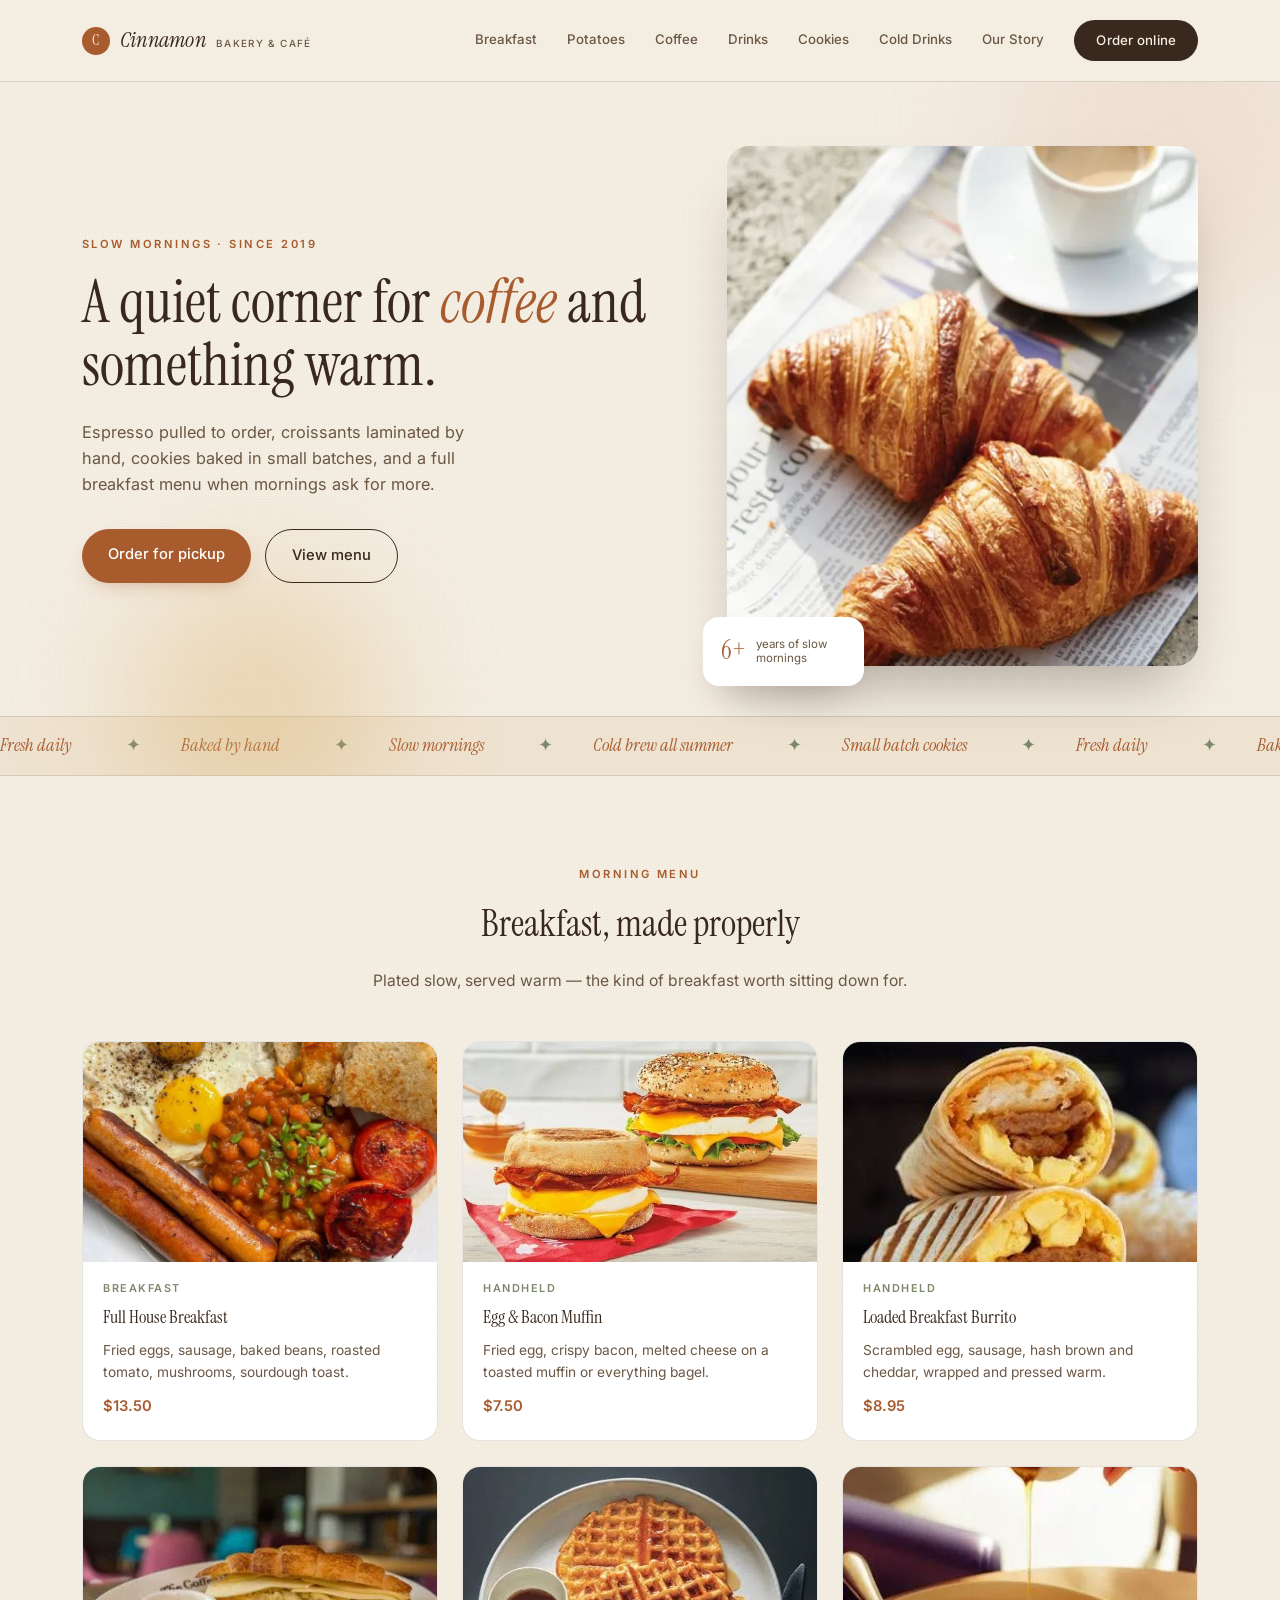
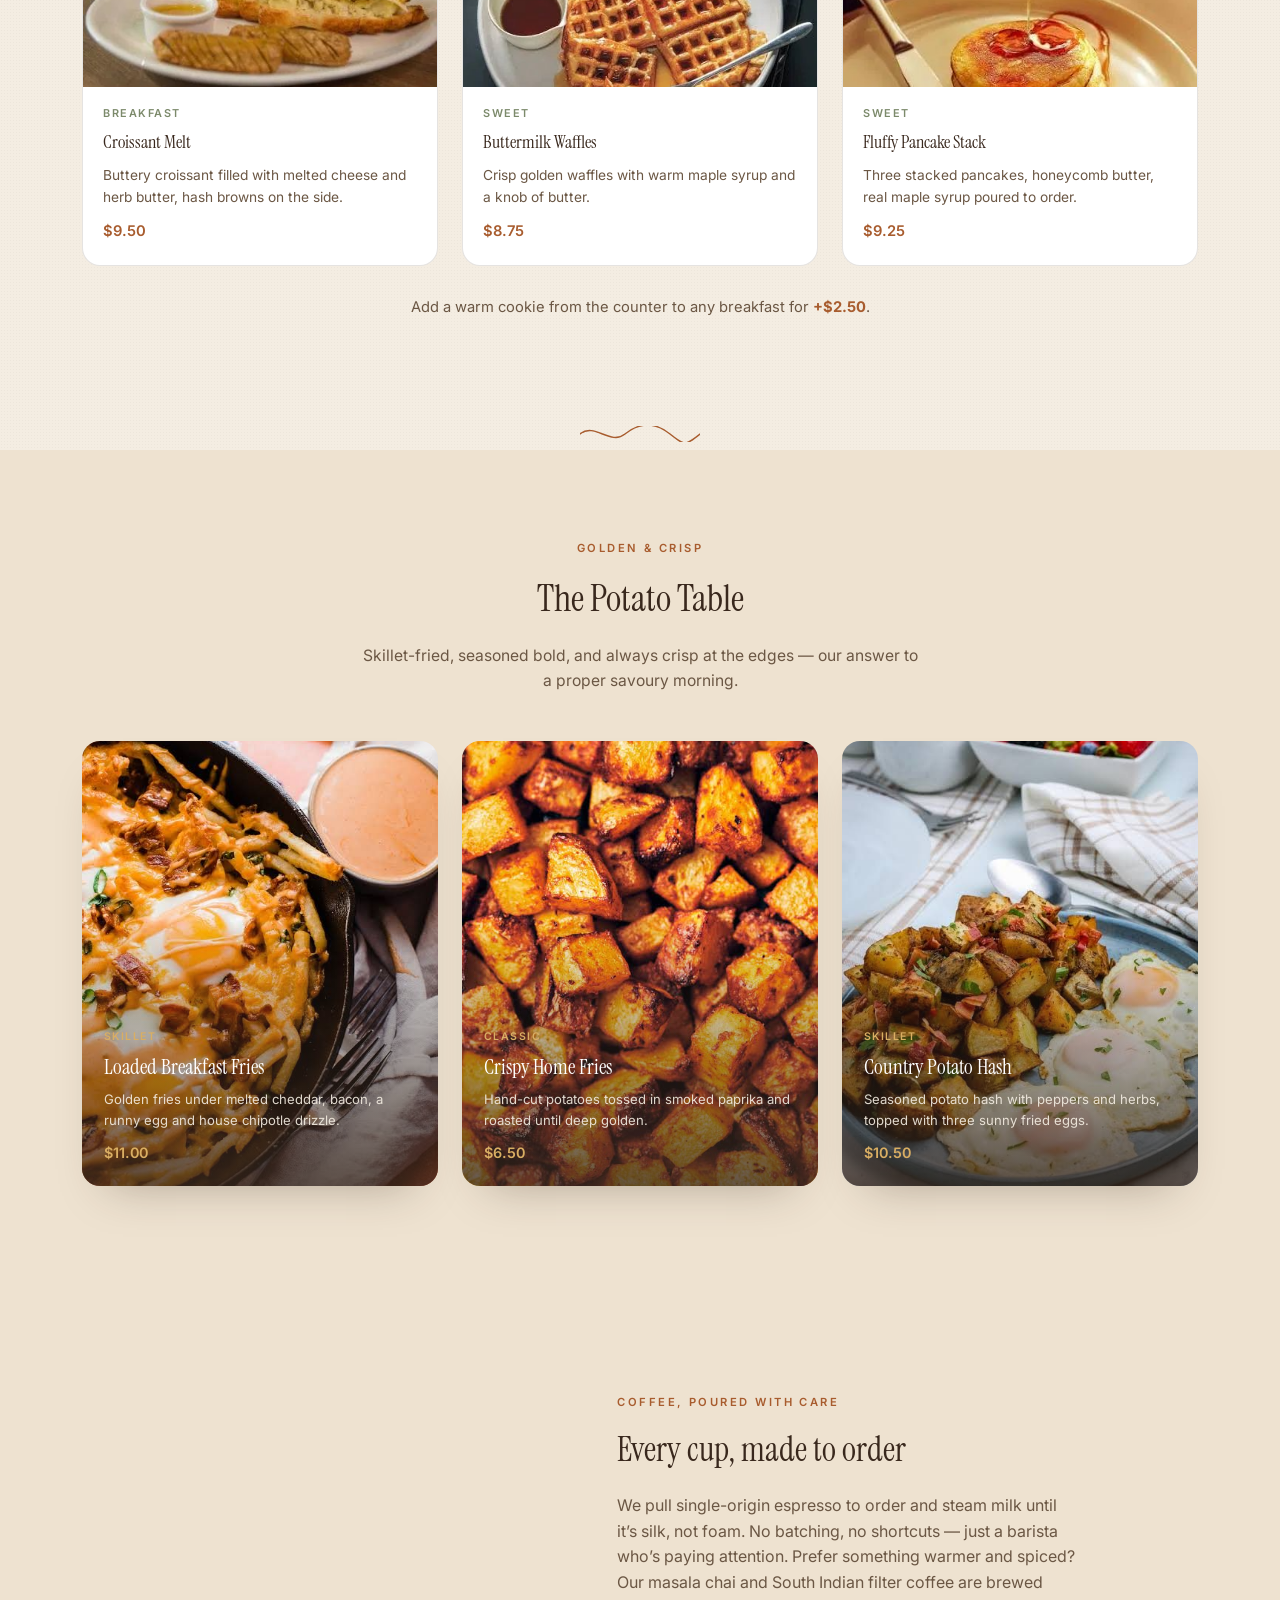
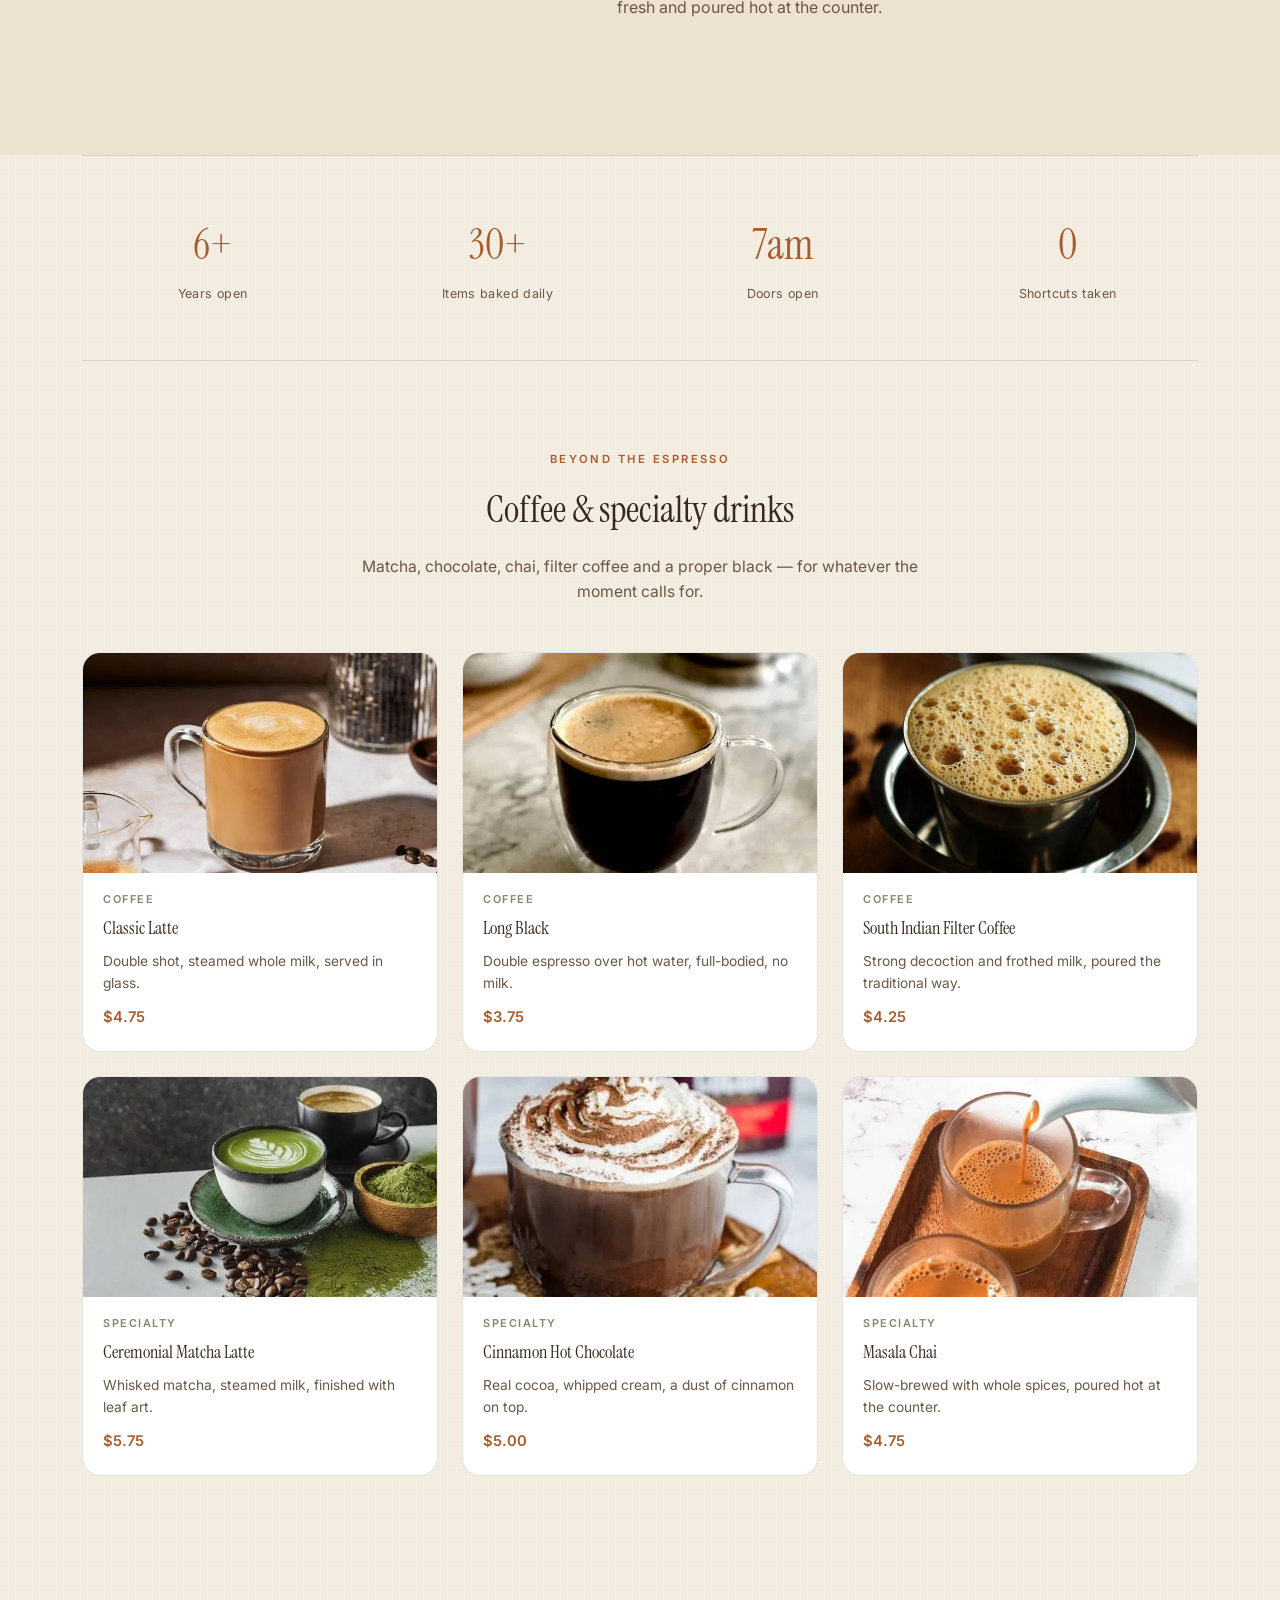
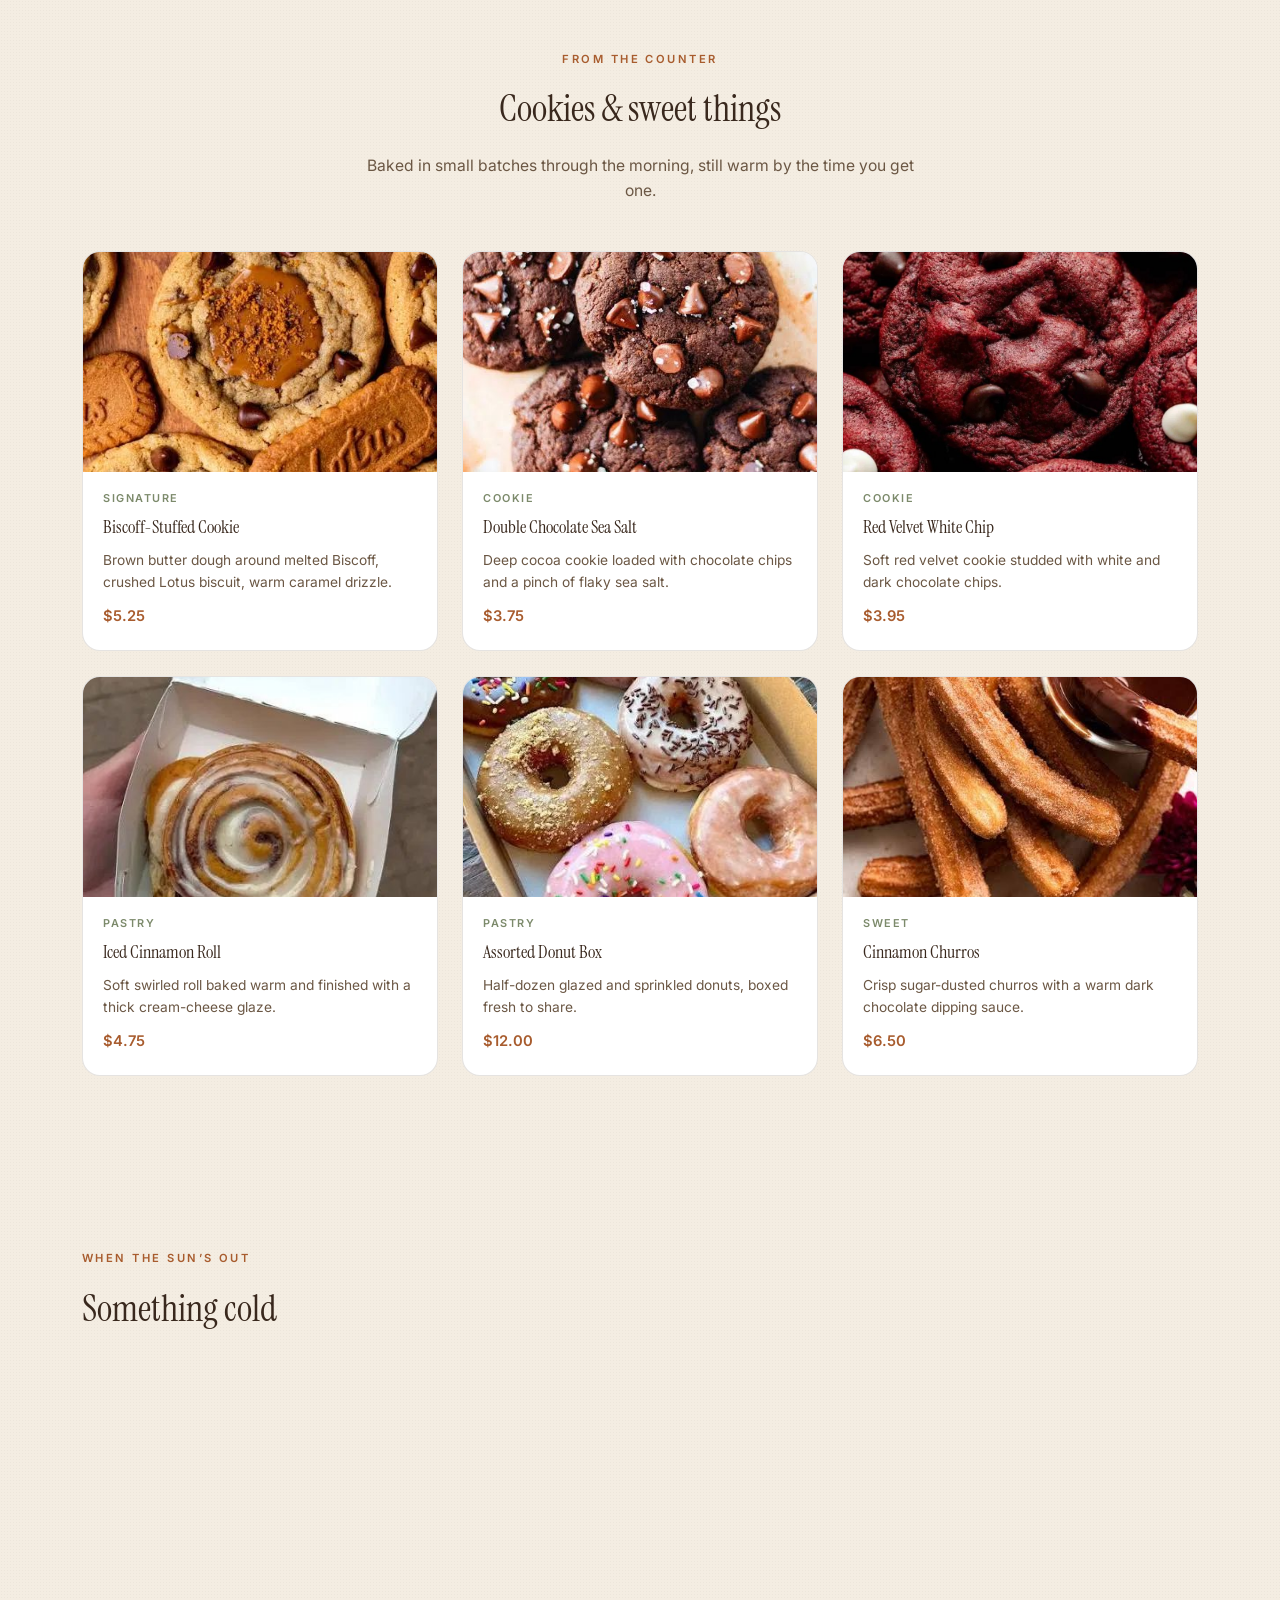
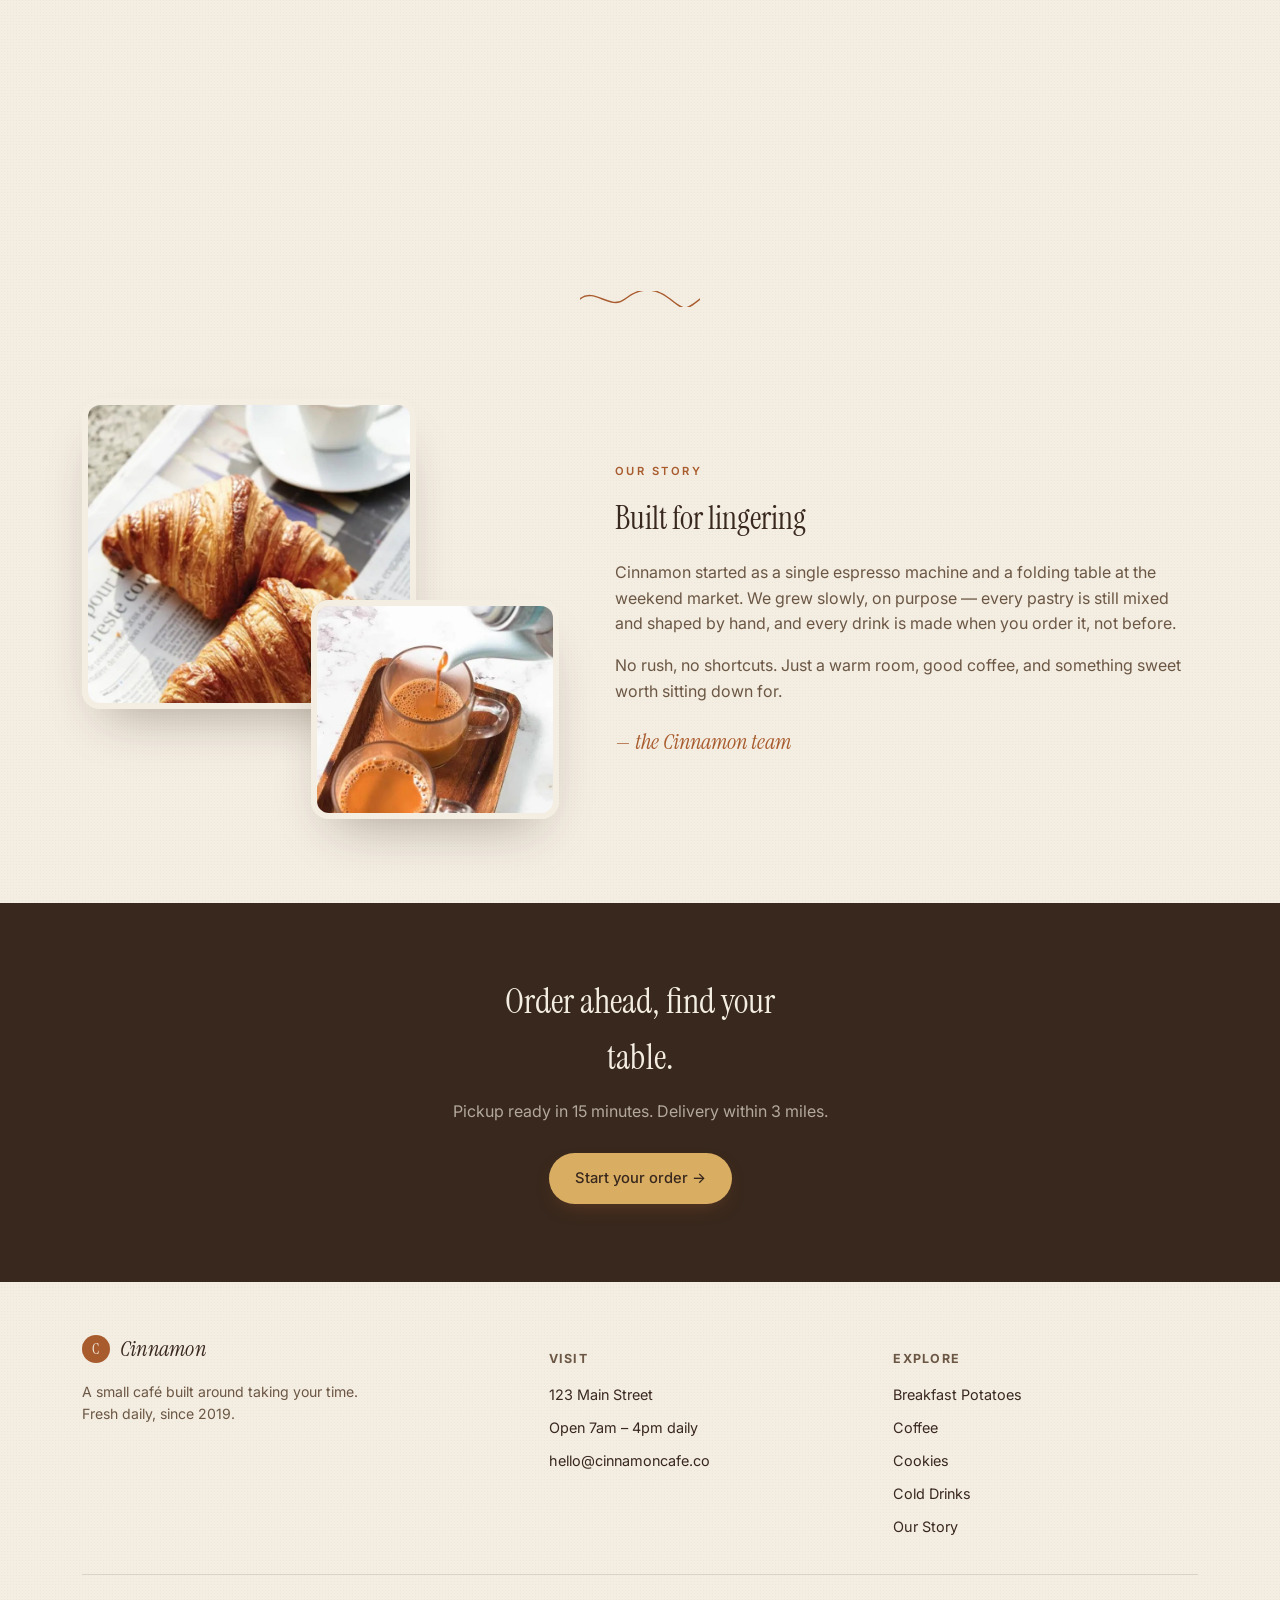
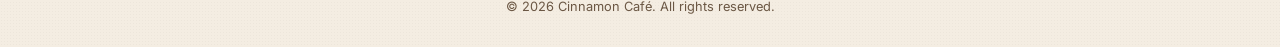
<file: cinnamon-site.html>
<!DOCTYPE html>
<html lang="en">
<head>
<meta charset="UTF-8">
<meta name="viewport" content="width=device-width, initial-scale=1.0">
<title>Cinnamon — Bakery & Café</title>
<link rel="preconnect" href="https://fonts.googleapis.com">
<link href="https://fonts.googleapis.com/css2?family=Instrument+Serif:ital@0;1&family=Inter:wght@400;500;600;700&display=swap" rel="stylesheet">
<style>
  :root{
    --oat:#F4EDE2;
    --oat-deep:#EEE2D0;
    --espresso:#39281D;
    --cinnamon:#A85C2E;
    --sage:#7C8A6B;
    --blush:#EAD2C4;
    --gold:#D9AE63;
    --line:rgba(57,40,29,0.13);
    --ink-soft:#6B5744;
  }
  *{box-sizing:border-box;}
  html{scroll-behavior:smooth;}
  body{
    margin:0;background:var(--oat);color:var(--espresso);
    font-family:'Inter',sans-serif;line-height:1.6;
    -webkit-font-smoothing:antialiased;
    background-image:radial-gradient(rgba(57,40,29,0.035) 1px, transparent 1px);
    background-size:3px 3px;
    opacity:0;
    animation:pageIn 1.1s ease forwards;
  }
  @keyframes pageIn{ to{ opacity:1; } }
  h1,h2,h3{font-family:'Instrument Serif',serif;font-weight:400;margin:0;}
  .wrap{max-width:1180px;margin:0 auto;padding:0 32px;}
  a{color:inherit;text-decoration:none;}
  img{max-width:100%;display:block;}
  .eyebrow{
    font-size:0.7rem;letter-spacing:0.22em;text-transform:uppercase;
    color:var(--cinnamon);font-weight:600;display:inline-block;
  }

  /* scroll progress bar */
  .progress{position:fixed;top:0;left:0;height:3px;background:linear-gradient(90deg,var(--cinnamon),var(--gold));width:0%;z-index:100;transition:width 0.1s linear;}

  /* reveal on scroll */
  .reveal{opacity:0;transform:translateY(26px);transition:opacity 0.9s cubic-bezier(.22,.61,.36,1), transform 0.9s cubic-bezier(.22,.61,.36,1);transition-delay:var(--d,0s);}
  .reveal.in{opacity:1;transform:translateY(0);}
  .reveal-img{opacity:0;clip-path:inset(0 0 100% 0);transition:opacity 1s ease, clip-path 1.1s cubic-bezier(.22,.61,.36,1);transition-delay:var(--d,0s);}
  .reveal-img.in{opacity:1;clip-path:inset(0 0 0% 0);}
  /* safety: never leave reveal images hidden */
  .no-js .reveal-img{opacity:1 !important;clip-path:none !important;}
  .banner img{display:block;width:100%;}
  .feature-figure img{display:block;width:100%;}
  @media (prefers-reduced-motion:reduce){.reveal,.reveal-img{opacity:1 !important;transform:none !important;clip-path:none !important;transition:none !important;}body{animation:none;opacity:1;}}

  /* nav */
  nav{position:sticky;top:0;background:rgba(244,237,226,0.88);backdrop-filter:blur(10px);border-bottom:1px solid var(--line);z-index:20;}
  nav .wrap{display:flex;align-items:center;justify-content:space-between;padding:20px 32px;}
  .brand{display:flex;align-items:baseline;gap:10px;font-family:'Instrument Serif',serif;font-style:italic;font-size:1.35rem;letter-spacing:0.01em;}
  .brand-tag{font-family:'Inter',sans-serif;font-style:normal;font-size:0.62rem;letter-spacing:0.14em;text-transform:uppercase;color:var(--ink-soft);font-weight:500;}
  .brand .mark{width:28px;height:28px;border-radius:50%;background:var(--cinnamon);display:flex;align-items:center;justify-content:center;font-family:'Instrument Serif',serif;font-style:normal;color:var(--oat);font-size:0.95rem;flex-shrink:0;align-self:center;}
  .brand b{font-style:normal;color:var(--cinnamon);}
  nav .links{display:flex;gap:30px;align-items:center;font-size:0.83rem;font-weight:500;color:var(--ink-soft);}
  nav .links a:not(.order-btn){position:relative;padding-bottom:3px;transition:color 0.3s ease;}
  nav .links a:not(.order-btn)::after{content:'';position:absolute;left:0;bottom:0;width:0;height:1px;background:var(--cinnamon);transition:width 0.35s cubic-bezier(.22,.61,.36,1);}
  nav .links a:not(.order-btn):hover::after{width:100%;}
  nav .links a:hover{color:var(--espresso);}
  .order-btn{background:var(--espresso);color:var(--oat)!important;padding:10px 22px;border-radius:100px;font-weight:500;letter-spacing:0.01em;transition:background 0.35s ease, transform 0.35s ease, box-shadow 0.35s ease;}
  .order-btn:hover{background:var(--cinnamon);transform:translateY(-2px);box-shadow:0 10px 22px -10px rgba(168,92,46,0.55);}
  @media (max-width:760px){nav .links a:not(.order-btn){display:none;} nav .links{gap:12px;}}

  /* buttons */
  .btn{padding:14px 26px;border-radius:100px;font-weight:500;font-size:0.92rem;display:inline-block;transition:transform 0.35s cubic-bezier(.22,.61,.36,1), background 0.35s ease, box-shadow 0.35s ease;position:relative;overflow:hidden;border:none;cursor:pointer;font-family:'Inter',sans-serif;}
  .btn::before{content:'';position:absolute;top:0;left:-120%;width:60%;height:100%;background:linear-gradient(120deg,transparent,rgba(255,255,255,0.35),transparent);transform:skewX(-20deg);transition:left 0.7s ease;}
  .btn:hover::before{left:130%;}
  .btn:hover{transform:translateY(-3px);}
  .btn-fill{background:var(--cinnamon);color:#fff;box-shadow:0 8px 20px -10px rgba(168,92,46,0.5);}
  .btn-fill:hover{background:#8f4b23;box-shadow:0 14px 30px -12px rgba(168,92,46,0.65);}
  .btn-outline{border:1.5px solid var(--espresso);background:transparent;color:var(--espresso);}
  .btn-outline:hover{background:var(--espresso);color:var(--oat);}

  /* hero */
  header.hero{padding:64px 0 0;position:relative;overflow:hidden;}
  .steam{position:absolute;border-radius:50%;filter:blur(60px);opacity:0.5;pointer-events:none;animation:drift 14s ease-in-out infinite;}
  .steam.s1{width:340px;height:340px;background:var(--blush);top:-100px;right:-60px;}
  .steam.s2{width:260px;height:260px;background:var(--gold);opacity:0.35;bottom:-60px;left:10%;animation-delay:-6s;}
  @keyframes drift{0%,100%{transform:translate(0,0) scale(1);}50%{transform:translate(-20px,24px) scale(1.08);}}
  .hero-anim{opacity:0;transform:translateY(18px);animation:heroUp 0.9s cubic-bezier(.22,.61,.36,1) forwards;animation-delay:var(--hd,0s);}
  @keyframes heroUp{to{opacity:1;transform:translateY(0);}}
  @media (prefers-reduced-motion:reduce){.hero-anim{opacity:1;transform:none;animation:none;}}
  .hero .wrap{display:grid;grid-template-columns:1fr 0.8fr;gap:56px;align-items:center;position:relative;}
  @media (max-width:860px){.hero .wrap{grid-template-columns:1fr;}}
  .hero h1{font-size:clamp(2.4rem,5vw,3.7rem);line-height:1.06;font-weight:400;}
  .hero h1 i{color:var(--cinnamon);}
  .hero p{max-width:420px;margin:22px 0 32px;color:var(--ink-soft);font-size:1.02rem;}
  .hero-actions{display:flex;gap:14px;flex-wrap:wrap;}
  .hero-figure{position:relative;}
  .hero-figure img{border-radius:22px;box-shadow:0 34px 60px -24px rgba(57,40,29,0.4);width:100%;transition:transform 0.6s cubic-bezier(.22,.61,.36,1);}
  .hero-figure:hover img{transform:scale(1.02);}
  .hero-badge{position:absolute;bottom:-20px;left:-24px;background:#fff;border-radius:16px;padding:14px 18px;box-shadow:0 20px 40px -18px rgba(57,40,29,0.35);display:flex;align-items:center;gap:10px;animation:floatA 6s ease-in-out infinite;}
  .hero-badge .num{font-family:'Instrument Serif',serif;font-size:1.6rem;color:var(--cinnamon);}
  .hero-badge .txt{font-size:0.72rem;color:var(--ink-soft);line-height:1.2;max-width:90px;}
  @media (max-width:860px){.hero-badge{left:12px;}}
  @keyframes floatA{0%,100%{transform:translateY(0);}50%{transform:translateY(-10px);}}

  /* marquee */
  .marquee{border-top:1px solid var(--line);border-bottom:1px solid var(--line);overflow:hidden;background:var(--oat-deep);margin-top:50px;}
  .marquee .track{display:flex;width:max-content;animation:scrollLeft 26s linear infinite;}
  .marquee span{display:flex;align-items:center;gap:14px;padding:14px 0;font-family:'Instrument Serif',serif;font-style:italic;font-size:1.15rem;color:var(--cinnamon);white-space:nowrap;padding-right:40px;}
  .marquee span:after{content:'✦';color:var(--sage);font-style:normal;margin-left:40px;}
  @keyframes scrollLeft{from{transform:translateX(0);}to{transform:translateX(-50%);}}

  /* divider */
  .divider{display:flex;justify-content:center;padding:8px 0;}
  .divider svg path{stroke-dasharray:160;stroke-dashoffset:160;animation:draw 1.6s ease forwards;animation-delay:0.2s;}
  @keyframes draw{ to{ stroke-dashoffset:0; } }

  section{padding:84px 0;}
  .sec-head{text-align:center;max-width:560px;margin:0 auto 48px;}
  .sec-head h2{font-size:2.3rem;margin-top:10px;}
  .sec-head p{color:var(--ink-soft);margin-top:14px;font-size:0.98rem;}
  .sec-head.left{text-align:left;margin:0 0 40px;}

  /* menu grid */
  .menu-grid{display:grid;grid-template-columns:repeat(3,1fr);gap:24px;perspective:1200px;}
  @media (max-width:900px){.menu-grid{grid-template-columns:1fr 1fr;}}
  @media (max-width:560px){.menu-grid{grid-template-columns:1fr;}}
  .bento{perspective:1200px;}
  .item{
    background:#fff;border-radius:18px;overflow:hidden;
    border:1px solid var(--line);
    transition:transform 0.35s cubic-bezier(.22,.61,.36,1), box-shadow 0.35s ease, border-color 0.35s ease;
    will-change:transform;
  }
  .item:hover{transform:translateY(-8px);box-shadow:0 30px 50px -26px rgba(57,40,29,0.32);border-color:transparent;}
  .item .ph{height:210px;overflow:hidden;position:relative;}
  .item .ph img{width:100%;height:100%;object-fit:cover;display:block;transition:transform 0.7s cubic-bezier(.22,.61,.36,1);}
  .item:hover .ph img{transform:scale(1.08);}
  .item .info{padding:18px 20px 22px;}
  .item .tag{font-size:0.68rem;letter-spacing:0.14em;text-transform:uppercase;color:var(--sage);font-weight:600;}
  .item h3{font-size:1.15rem;font-weight:400;margin-top:6px;}
  .item .desc{font-size:0.86rem;color:var(--ink-soft);margin-top:6px;}
  .item .price{color:var(--cinnamon);font-weight:600;font-size:0.92rem;margin-top:12px;font-family:'Inter',sans-serif;}

  /* bento grid (cookies) */
  .bento{display:grid;grid-template-columns:repeat(4,1fr);grid-auto-rows:130px;gap:22px;}
  .bento-feature{grid-column:span 2;grid-row:span 2;display:flex;flex-direction:column;}
  .bento-cell{grid-column:span 2;grid-row:span 1;display:flex;flex-direction:column;}
  @media (min-width:761px){.bento-cell{grid-column:span 1;}}
  .bento-feature{overflow:hidden;}
  .bento-cell{overflow:hidden;}
  .bento-feature .ph{flex:1 1 auto;min-height:180px;height:auto;}
  .bento-cell .ph{flex:1 1 auto;min-height:120px;height:auto;}
  .bento-feature .ph img,.bento-cell .ph img{width:100%;height:100%;object-fit:cover;display:block;}
  .bento .info{flex:0 0 auto;}
  @media (max-width:760px){
    .bento{grid-template-columns:1fr 1fr;grid-auto-rows:170px;}
    .bento-feature{grid-column:span 2;grid-row:span 2;}
    .bento-cell{grid-column:span 1;grid-row:span 1;}
  }
  @media (max-width:520px){
    .bento{grid-template-columns:1fr;}
    .bento-feature,.bento-cell{grid-column:span 1;}
  }
  .feature{background:var(--oat-deep);}
  .feature-grid{display:grid;grid-template-columns:0.9fr 1.1fr;gap:60px;align-items:center;}
  @media (max-width:860px){.feature-grid{grid-template-columns:1fr;}}
  .feature-figure{border-radius:22px;overflow:hidden;box-shadow:0 30px 55px -28px rgba(57,40,29,0.4);}
  .feature-figure img{transition:transform 0.7s cubic-bezier(.22,.61,.36,1);}
  .feature-figure:hover img{transform:scale(1.05);}
  .feature-text p{color:var(--ink-soft);margin-top:16px;max-width:460px;}
  .mini-card{display:flex;gap:16px;background:#fff;border-radius:16px;padding:16px;margin-top:28px;max-width:420px;border:1px solid var(--line);transition:transform 0.35s ease, box-shadow 0.35s ease;}
  .mini-card:hover{transform:translateY(-4px);box-shadow:0 20px 34px -22px rgba(57,40,29,0.3);}
  .mini-card img{width:76px;height:76px;border-radius:12px;object-fit:cover;flex-shrink:0;}
  .mini-card h4{font-family:'Instrument Serif',serif;font-weight:400;font-size:1.15rem;}
  .mini-card p{color:var(--ink-soft);font-size:0.85rem;margin-top:4px;}

  /* wide banner (iced) */
  .banner{position:relative;border-radius:26px;overflow:hidden;box-shadow:0 34px 60px -28px rgba(57,40,29,0.4);}
  .banner img{width:100%;height:420px;object-fit:cover;transition:transform 0.9s ease;}
  .banner:hover img{transform:scale(1.04);}
  .banner-overlay{position:absolute;inset:0;background:linear-gradient(180deg, rgba(57,40,29,0.05) 0%, rgba(57,40,29,0.72) 100%);display:flex;flex-direction:column;justify-content:flex-end;padding:44px;}
  .banner-overlay h2{color:#fff;font-size:2.2rem;max-width:16ch;}
  .banner-overlay p{color:rgba(244,237,226,0.85);margin-top:10px;max-width:420px;}
  @media (max-width:640px){.banner img{height:320px;} .banner-overlay{padding:26px;} .banner-overlay h2{font-size:1.7rem;}}

  /* stats strip */
  .stats{display:grid;grid-template-columns:repeat(4,1fr);gap:24px;text-align:center;padding:56px 0;border-top:1px solid var(--line);border-bottom:1px solid var(--line);}
  @media (max-width:760px){.stats{grid-template-columns:1fr 1fr;}}
  .stats .stat h3{font-size:2.6rem;color:var(--cinnamon);}
  .stats .stat span{display:block;font-size:0.78rem;color:var(--ink-soft);margin-top:6px;letter-spacing:0.03em;}

  /* about */
  .about-grid{display:grid;grid-template-columns:0.9fr 1.1fr;gap:56px;align-items:center;}
  @media (max-width:820px){.about-grid{grid-template-columns:1fr;}}
  .about-photos{position:relative;height:420px;}
  .about-photos img{position:absolute;border-radius:18px;object-fit:cover;box-shadow:0 26px 50px -24px rgba(57,40,29,0.4);border:6px solid var(--oat);transition:transform 0.5s cubic-bezier(.22,.61,.36,1);}
  .about-photos img:hover{transform:scale(1.04) !important;z-index:5;}
  .ap1{width:70%;height:74%;top:0;left:0;}
  .ap2{width:52%;height:52%;bottom:0;right:0;animation:floatB 8s ease-in-out infinite;}
  @keyframes floatB{0%,100%{transform:translateY(0);}50%{transform:translateY(12px);}}
  @media (max-width:820px){.about-photos{height:340px;}}
  .about-text p{color:var(--ink-soft);margin-top:16px;}
  .about-text .sig{font-family:'Instrument Serif',serif;font-style:italic;font-size:1.4rem;margin-top:20px;color:var(--cinnamon);}

  /* gallery */
  .gallery{display:grid;grid-template-columns:repeat(6,1fr);grid-auto-rows:120px;gap:12px;}
  .gallery a{grid-column:span 2;grid-row:span 2;position:relative;overflow:hidden;border-radius:14px;display:block;}
  .gallery a:nth-child(1){grid-column:span 3;grid-row:span 3;}
  .gallery a:nth-child(4){grid-column:span 3;grid-row:span 2;}
  .gallery img{width:100%;height:100%;object-fit:cover;transition:transform 0.7s cubic-bezier(.22,.61,.36,1);}
  .gallery a:hover img{transform:scale(1.12);}
  .gallery a::after{content:'';position:absolute;inset:0;background:rgba(57,40,29,0);transition:background 0.4s ease;}
  .gallery a:hover::after{background:rgba(57,40,29,0.15);}
  @media (max-width:760px){.gallery{grid-template-columns:repeat(3,1fr);grid-auto-rows:100px;} .gallery a{grid-column:span 1 !important;grid-row:span 1 !important;} .gallery a:nth-child(1),.gallery a:nth-child(4){grid-column:span 2 !important;grid-row:span 2 !important;}}

  /* strip / CTA */
  .strip{background:var(--espresso);color:var(--oat);text-align:center;padding:70px 0;position:relative;overflow:hidden;}
  .strip h2{color:var(--oat);font-size:2.2rem;max-width:18ch;margin:0 auto 14px;}
  .strip p{color:rgba(244,237,226,0.65);max-width:420px;margin:0 auto 28px;}
  .strip .btn-fill{background:var(--gold);color:var(--espresso);}
  .strip .btn-fill:hover{background:#c99b4d;}

  footer{padding:50px 0 30px;}
  .footer-grid{display:grid;grid-template-columns:1.4fr 1fr 1fr;gap:40px;padding-bottom:36px;border-bottom:1px solid var(--line);}
  @media (max-width:700px){.footer-grid{grid-template-columns:1fr;gap:28px;}}
  footer .brand{margin-bottom:10px;}
  footer p{color:var(--ink-soft);font-size:0.88rem;}
  footer h4{font-size:0.78rem;letter-spacing:0.1em;text-transform:uppercase;color:var(--ink-soft);margin-bottom:14px;}
  footer ul{list-style:none;padding:0;margin:0;display:flex;flex-direction:column;gap:10px;font-size:0.9rem;}
  footer ul a{position:relative;transition:color 0.3s ease;}
  footer ul a:hover{color:var(--cinnamon);}
  .footer-bottom{padding-top:22px;text-align:center;font-size:0.8rem;color:var(--ink-soft);}

  /* --- balance fixes & new sections --- */
  .hero-figure img{height:520px;object-fit:cover;}
  @media (max-width:860px){.hero-figure img{height:340px;}}
  .add-note{text-align:center;margin-top:30px;color:var(--ink-soft);font-size:0.92rem;}
  .add-note b{color:var(--cinnamon);}
  /* uniform card image height so every row lines up */
  .menu-grid .item .ph{height:220px;}
  /* potatoes: wide feature banner-style trio */
  .potato-sec{background:var(--oat-deep);}
  .potato-grid{display:grid;grid-template-columns:repeat(3,1fr);gap:24px;}
  @media (max-width:820px){.potato-grid{grid-template-columns:1fr;max-width:460px;margin:0 auto;}}
  .potato-card{position:relative;border-radius:18px;overflow:hidden;box-shadow:0 24px 44px -26px rgba(57,40,29,0.35);aspect-ratio:4/5;}
  .potato-card img{width:100%;height:100%;object-fit:cover;transition:transform 0.7s cubic-bezier(.22,.61,.36,1);}
  .potato-card:hover img{transform:scale(1.07);}
  .potato-card .cap{position:absolute;inset:0;display:flex;flex-direction:column;justify-content:flex-end;padding:22px;background:linear-gradient(180deg,rgba(57,40,29,0) 40%,rgba(57,40,29,0.78) 100%);}
  .potato-card .cap .tag{font-size:0.66rem;letter-spacing:0.14em;text-transform:uppercase;color:var(--gold);font-weight:600;}
  .potato-card .cap h3{color:#fff;font-size:1.3rem;font-weight:400;margin-top:4px;}
  .potato-card .cap .desc{color:rgba(244,237,226,0.9);font-size:0.82rem;margin-top:6px;}
  .potato-card .cap .price{color:var(--gold);font-weight:600;font-size:0.9rem;margin-top:10px;}
</style>
</head>
<body>

<div class="progress" id="progress"></div>

<nav>
  <div class="wrap">
    <div class="brand"><span class="mark">C</span>Cinnamon<span class="brand-tag">Bakery &amp; Café</span></div>
    <div class="links">
      <a href="#breakfast">Breakfast</a>
      <a href="#potatoes">Potatoes</a>
      <a href="#coffee">Coffee</a>
      <a href="#drinks">Drinks</a>
      <a href="#cookies">Cookies</a>
      <a href="#cold">Cold Drinks</a>
      <a href="#story">Our Story</a>
      <a href="#order" class="order-btn">Order online</a>
    </div>
  </div>
</nav>


<header class="hero">
  <div class="steam s1"></div>
  <div class="steam s2"></div>
  <div class="wrap">
    <div>
      <span class="eyebrow hero-anim" style="--hd:0.05s">Slow mornings &middot; since 2019</span>
      <h1 class="hero-anim" style="margin-top:16px;--hd:0.15s">A quiet corner for <i>coffee</i> and something warm.</h1>
      <p class="hero-anim" style="--hd:0.28s">Espresso pulled to order, croissants laminated by hand, cookies baked in small batches, and a full breakfast menu when mornings ask for more.</p>
      <div class="hero-actions hero-anim" style="--hd:0.4s">
        <a href="#order" class="btn btn-fill">Order for pickup</a>
        <a href="#breakfast" class="btn btn-outline">View menu</a>
      </div>
    </div>
    <div class="hero-figure hero-anim" style="--hd:0.3s">
      <img src="hero-croissants.jpg" alt="Croissants and espresso on a sunlit tray">
      <div class="hero-badge">
        <span class="num">6+</span>
        <span class="txt">years of slow mornings</span>
      </div>
    </div>
  </div>

  <div class="marquee">
    <div class="track">
      <span>Fresh daily</span><span>Baked by hand</span><span>Slow mornings</span><span>Cold brew all summer</span><span>Small batch cookies</span>
      <span>Fresh daily</span><span>Baked by hand</span><span>Slow mornings</span><span>Cold brew all summer</span><span>Small batch cookies</span>
    </div>
  </div>
</header>

<!-- BREAKFAST -->
<section id="breakfast">
  <div class="wrap">
    <div class="sec-head reveal">
      <span class="eyebrow">Morning menu</span>
      <h2>Breakfast, made properly</h2>
      <p>Plated slow, served warm &mdash; the kind of breakfast worth sitting down for.</p>
    </div>
    <div class="menu-grid">
      <div class="item reveal" style="--d:0.02s">
        <div class="ph"><img src="full-house.jpg" alt="Full House Breakfast"></div>
        <div class="info">
          <div class="tag">Breakfast</div>
          <h3>Full House Breakfast</h3>
          <div class="desc">Fried eggs, sausage, baked beans, roasted tomato, mushrooms, sourdough toast.</div>
          <div class="price">$13.50</div>
        </div>
      </div>
      <div class="item reveal" style="--d:0.06s">
        <div class="ph"><img src="egg-sandwiches.jpg" alt="Egg &amp; Bacon Muffin"></div>
        <div class="info">
          <div class="tag">Handheld</div>
          <h3>Egg &amp; Bacon Muffin</h3>
          <div class="desc">Fried egg, crispy bacon, melted cheese on a toasted muffin or everything bagel.</div>
          <div class="price">$7.50</div>
        </div>
      </div>
      <div class="item reveal" style="--d:0.1s">
        <div class="ph"><img src="breakfast-burrito.jpg" alt="Loaded Breakfast Burrito"></div>
        <div class="info">
          <div class="tag">Handheld</div>
          <h3>Loaded Breakfast Burrito</h3>
          <div class="desc">Scrambled egg, sausage, hash brown and cheddar, wrapped and pressed warm.</div>
          <div class="price">$8.95</div>
        </div>
      </div>
      <div class="item reveal" style="--d:0.14s">
        <div class="ph"><img src="croissant-melt.jpg" alt="Croissant Melt"></div>
        <div class="info">
          <div class="tag">Breakfast</div>
          <h3>Croissant Melt</h3>
          <div class="desc">Buttery croissant filled with melted cheese and herb butter, hash browns on the side.</div>
          <div class="price">$9.50</div>
        </div>
      </div>
      <div class="item reveal" style="--d:0.18s">
        <div class="ph"><img src="waffles.jpg" alt="Buttermilk Waffles"></div>
        <div class="info">
          <div class="tag">Sweet</div>
          <h3>Buttermilk Waffles</h3>
          <div class="desc">Crisp golden waffles with warm maple syrup and a knob of butter.</div>
          <div class="price">$8.75</div>
        </div>
      </div>
      <div class="item reveal" style="--d:0.22s">
        <div class="ph"><img src="pancakes.jpg" alt="Fluffy Pancake Stack"></div>
        <div class="info">
          <div class="tag">Sweet</div>
          <h3>Fluffy Pancake Stack</h3>
          <div class="desc">Three stacked pancakes, honeycomb butter, real maple syrup poured to order.</div>
          <div class="price">$9.25</div>
        </div>
      </div>
    </div>
    <p class="add-note reveal" style="--d:0.28s">Add a warm cookie from the counter to any breakfast for <b>+$2.50</b>.</p>
  </div>
</section>

<div class="divider">
  <svg width="120" height="16" viewBox="0 0 120 16"><path d="M0 8 C 15 -4, 30 20, 45 8 S 75 -4, 90 8 S 105 20, 120 8" fill="none" stroke="#A85C2E" stroke-width="1.4" stroke-linecap="round"/></svg>
</div>

<!-- POTATOES -->
<section class="potato-sec" id="potatoes">
  <div class="wrap">
    <div class="sec-head reveal">
      <span class="eyebrow">Golden &amp; crisp</span>
      <h2>The Potato Table</h2>
      <p>Skillet-fried, seasoned bold, and always crisp at the edges &mdash; our answer to a proper savoury morning.</p>
    </div>
    <div class="potato-grid">
      <div class="potato-card reveal">
        <img src="loaded-fries.jpg" alt="Loaded Breakfast Fries">
        <div class="cap">
          <div class="tag">Skillet</div>
          <h3>Loaded Breakfast Fries</h3>
          <div class="desc">Golden fries under melted cheddar, bacon, a runny egg and house chipotle drizzle.</div>
          <div class="price">$11.00</div>
        </div>
      </div>
      <div class="potato-card reveal">
        <img src="home-fries.jpg" alt="Crispy Home Fries">
        <div class="cap">
          <div class="tag">Classic</div>
          <h3>Crispy Home Fries</h3>
          <div class="desc">Hand-cut potatoes tossed in smoked paprika and roasted until deep golden.</div>
          <div class="price">$6.50</div>
        </div>
      </div>
      <div class="potato-card reveal">
        <img src="potato-hash.jpg" alt="Country Potato Hash">
        <div class="cap">
          <div class="tag">Skillet</div>
          <h3>Country Potato Hash</h3>
          <div class="desc">Seasoned potato hash with peppers and herbs, topped with three sunny fried eggs.</div>
          <div class="price">$10.50</div>
        </div>
      </div>
    </div>
  </div>
</section>

<!-- COFFEE FEATURE -->
<section class="feature" id="coffee">
  <div class="wrap feature-grid">
    <div class="feature-figure reveal-img">
      <img src="coffee-feature.jpg" alt="Latte with leaf art and cinnamon">
    </div>
    <div class="feature-text reveal">
      <span class="eyebrow">Coffee, poured with care</span>
      <h2 style="margin-top:10px;font-size:2.1rem;">Every cup, made to order</h2>
      <p>We pull single-origin espresso to order and steam milk until it&rsquo;s silk, not foam. No batching, no shortcuts &mdash; just a barista who&rsquo;s paying attention. Prefer something warmer and spiced? Our masala chai and South Indian filter coffee are brewed fresh and poured hot at the counter.</p>
    </div>
  </div>
</section>

<!-- STATS -->
<div class="wrap">
  <div class="stats reveal">
    <div class="stat"><h3>6+</h3><span>Years open</span></div>
    <div class="stat"><h3>30+</h3><span>Items baked daily</span></div>
    <div class="stat"><h3>7am</h3><span>Doors open</span></div>
    <div class="stat"><h3>0</h3><span>Shortcuts taken</span></div>
  </div>
</div>

<!-- SPECIALTY DRINKS -->
<section id="drinks">
  <div class="wrap">
    <div class="sec-head reveal">
      <span class="eyebrow">Beyond the espresso</span>
      <h2>Coffee &amp; specialty drinks</h2>
      <p>Matcha, chocolate, chai, filter coffee and a proper black &mdash; for whatever the moment calls for.</p>
    </div>
    <div class="menu-grid">
      <div class="item reveal" style="--d:0.02s">
        <div class="ph"><img src="classic-latte.jpg" alt="Classic Latte"></div>
        <div class="info">
          <div class="tag">Coffee</div>
          <h3>Classic Latte</h3>
          <div class="desc">Double shot, steamed whole milk, served in glass.</div>
          <div class="price">$4.75</div>
        </div>
      </div>
      <div class="item reveal" style="--d:0.06s">
        <div class="ph"><img src="long-black.jpg" alt="Long Black"></div>
        <div class="info">
          <div class="tag">Coffee</div>
          <h3>Long Black</h3>
          <div class="desc">Double espresso over hot water, full-bodied, no milk.</div>
          <div class="price">$3.75</div>
        </div>
      </div>
      <div class="item reveal" style="--d:0.1s">
        <div class="ph"><img src="filter-coffee.jpg" alt="South Indian Filter Coffee"></div>
        <div class="info">
          <div class="tag">Coffee</div>
          <h3>South Indian Filter Coffee</h3>
          <div class="desc">Strong decoction and frothed milk, poured the traditional way.</div>
          <div class="price">$4.25</div>
        </div>
      </div>
      <div class="item reveal" style="--d:0.14s">
        <div class="ph"><img src="matcha.jpg" alt="Ceremonial Matcha Latte"></div>
        <div class="info">
          <div class="tag">Specialty</div>
          <h3>Ceremonial Matcha Latte</h3>
          <div class="desc">Whisked matcha, steamed milk, finished with leaf art.</div>
          <div class="price">$5.75</div>
        </div>
      </div>
      <div class="item reveal" style="--d:0.18s">
        <div class="ph"><img src="hot-chocolate.jpg" alt="Cinnamon Hot Chocolate"></div>
        <div class="info">
          <div class="tag">Specialty</div>
          <h3>Cinnamon Hot Chocolate</h3>
          <div class="desc">Real cocoa, whipped cream, a dust of cinnamon on top.</div>
          <div class="price">$5.00</div>
        </div>
      </div>
      <div class="item reveal" style="--d:0.22s">
        <div class="ph"><img src="masala-chai.jpg" alt="Masala Chai"></div>
        <div class="info">
          <div class="tag">Specialty</div>
          <h3>Masala Chai</h3>
          <div class="desc">Slow-brewed with whole spices, poured hot at the counter.</div>
          <div class="price">$4.75</div>
        </div>
      </div>
    </div>
  </div>
</section>

<!-- COOKIES -->
<section id="cookies">
  <div class="wrap">
    <div class="sec-head reveal">
      <span class="eyebrow">From the counter</span>
      <h2>Cookies &amp; sweet things</h2>
      <p>Baked in small batches through the morning, still warm by the time you get one.</p>
    </div>
    <div class="menu-grid">
      <div class="item reveal" style="--d:0.02s">
        <div class="ph"><img src="biscoff.jpg" alt="Biscoff-Stuffed Cookie"></div>
        <div class="info">
          <div class="tag">Signature</div>
          <h3>Biscoff-Stuffed Cookie</h3>
          <div class="desc">Brown butter dough around melted Biscoff, crushed Lotus biscuit, warm caramel drizzle.</div>
          <div class="price">$5.25</div>
        </div>
      </div>
      <div class="item reveal" style="--d:0.06s">
        <div class="ph"><img src="double-choc.jpg" alt="Double Chocolate Sea Salt"></div>
        <div class="info">
          <div class="tag">Cookie</div>
          <h3>Double Chocolate Sea Salt</h3>
          <div class="desc">Deep cocoa cookie loaded with chocolate chips and a pinch of flaky sea salt.</div>
          <div class="price">$3.75</div>
        </div>
      </div>
      <div class="item reveal" style="--d:0.1s">
        <div class="ph"><img src="red-velvet.jpg" alt="Red Velvet White Chip"></div>
        <div class="info">
          <div class="tag">Cookie</div>
          <h3>Red Velvet White Chip</h3>
          <div class="desc">Soft red velvet cookie studded with white and dark chocolate chips.</div>
          <div class="price">$3.95</div>
        </div>
      </div>
      <div class="item reveal" style="--d:0.14s">
        <div class="ph"><img src="cinnamon-roll.jpg" alt="Iced Cinnamon Roll"></div>
        <div class="info">
          <div class="tag">Pastry</div>
          <h3>Iced Cinnamon Roll</h3>
          <div class="desc">Soft swirled roll baked warm and finished with a thick cream-cheese glaze.</div>
          <div class="price">$4.75</div>
        </div>
      </div>
      <div class="item reveal" style="--d:0.18s">
        <div class="ph"><img src="donut-box.jpg" alt="Assorted Donut Box"></div>
        <div class="info">
          <div class="tag">Pastry</div>
          <h3>Assorted Donut Box</h3>
          <div class="desc">Half-dozen glazed and sprinkled donuts, boxed fresh to share.</div>
          <div class="price">$12.00</div>
        </div>
      </div>
      <div class="item reveal" style="--d:0.22s">
        <div class="ph"><img src="churros.jpg" alt="Cinnamon Churros with Chocolate"></div>
        <div class="info">
          <div class="tag">Sweet</div>
          <h3>Cinnamon Churros</h3>
          <div class="desc">Crisp sugar-dusted churros with a warm dark chocolate dipping sauce.</div>
          <div class="price">$6.50</div>
        </div>
      </div>
    </div>
  </div>
</section>

<!-- COLD DRINKS BANNER -->
<section id="cold">
  <div class="wrap">
    <div class="sec-head left reveal">
      <span class="eyebrow">When the sun&rsquo;s out</span>
      <h2>Something cold</h2>
    </div>
    <div class="banner reveal-img">
      <img src="iced-teas.jpg" alt="House-steeped iced teas in five flavours">
      <div class="banner-overlay">
        <h2>House-steeped iced tea, five ways</h2>
        <p>Blackberry mint, hibiscus rosemary, pomegranate, peach, and strawberry basil &mdash; brewed fresh every morning and built over ice to order.</p>
      </div>
    </div>
  </div>
</section>

<div class="divider">
  <svg width="120" height="16" viewBox="0 0 120 16"><path d="M0 8 C 15 -4, 30 20, 45 8 S 75 -4, 90 8 S 105 20, 120 8" fill="none" stroke="#A85C2E" stroke-width="1.4" stroke-linecap="round"/></svg>
</div>

<!-- ABOUT -->
<section id="story">
  <div class="wrap about-grid">
    <div class="about-photos reveal">
      <img class="ap1" src="hero-croissants.jpg" alt="Coffee and croissants on a tray">
      <img class="ap2" src="masala-chai.jpg" alt="Chai poured at the counter">
    </div>
    <div class="about-text reveal">
      <span class="eyebrow">Our story</span>
      <h2 style="margin-top:10px;font-size:2rem;">Built for lingering</h2>
      <p>Cinnamon started as a single espresso machine and a folding table at the weekend market. We grew slowly, on purpose &mdash; every pastry is still mixed and shaped by hand, and every drink is made when you order it, not before.</p>
      <p>No rush, no shortcuts. Just a warm room, good coffee, and something sweet worth sitting down for.</p>
      <div class="sig">&mdash; the Cinnamon team</div>
    </div>
  </div>
</section>

<div class="strip" id="order">
  <div class="wrap">
    <h2 class="reveal">Order ahead, find your table.</h2>
    <p class="reveal" style="--d:0.06s">Pickup ready in 15 minutes. Delivery within 3 miles.</p>
    <a href="#" class="btn btn-fill reveal" style="--d:0.12s">Start your order →</a>
  </div>
</div>

<footer>
  <div class="wrap">
    <div class="footer-grid">
      <div>
        <div class="brand"><span class="mark">C</span>Cinnamon</div>
        <p style="max-width:280px;margin-top:14px;">A small café built around taking your time. Fresh daily, since 2019.</p>
      </div>
      <div>
        <h4>Visit</h4>
        <ul>
          <li>123 Main Street</li>
          <li>Open 7am – 4pm daily</li>
          <li>hello@cinnamoncafe.co</li>
        </ul>
      </div>
      <div>
        <h4>Explore</h4>
        <ul>
          <li><a href="#breakfast">Breakfast</a>
      <a href="#potatoes">Potatoes</a></li>
          <li><a href="#coffee">Coffee</a></li>
          <li><a href="#cookies">Cookies</a></li>
          <li><a href="#cold">Cold Drinks</a></li>
          <li><a href="#story">Our Story</a></li>
        </ul>
      </div>
    </div>
    <div class="footer-bottom">© 2026 Cinnamon Café. All rights reserved.</div>
  </div>
</footer>

<script>
  // scroll-triggered reveals
  const items = document.querySelectorAll('.reveal:not(.in), .reveal-img:not(.in)');
  const io = new IntersectionObserver((entries)=>{
    entries.forEach(e=>{
      if(e.isIntersecting){ e.target.classList.add('in'); io.unobserve(e.target); }
    });
  }, {threshold:0.12, rootMargin:'0px 0px -5% 0px'});
  items.forEach(el=>io.observe(el));

  // safety net: reveal anything still hidden shortly after load
  window.addEventListener('load', ()=>{
    setTimeout(()=>{
      document.querySelectorAll('.reveal:not(.in), .reveal-img:not(.in)').forEach(el=>el.classList.add('in'));
    }, 2500);
  });

  // scroll progress bar
  const progress = document.getElementById('progress');
  window.addEventListener('scroll', ()=>{
    const h = document.documentElement;
    const scrolled = (h.scrollTop) / (h.scrollHeight - h.clientHeight) * 100;
    progress.style.width = scrolled + '%';
  });

  // subtle parallax on hero figure
  const heroFigure = document.querySelector('.hero-figure');
  if(heroFigure && matchMedia('(prefers-reduced-motion: no-preference)').matches && matchMedia('(min-width:861px)').matches){
    heroFigure.style.transition = 'transform 0.3s ease-out';
    document.querySelector('header.hero').addEventListener('mousemove', (e)=>{
      const r = heroFigure.getBoundingClientRect();
      const cx = (e.clientX - r.left - r.width/2) / r.width;
      const cy = (e.clientY - r.top - r.height/2) / r.height;
      heroFigure.style.transform = `translate(${cx*10}px, ${cy*10}px)`;
    });
    document.querySelector('header.hero').addEventListener('mouseleave', ()=>{
      heroFigure.style.transform = '';
    });
  }
  // subtle 3D tilt on cards
  const tiltEls = document.querySelectorAll('.item, .mini-card');
  const canHover = matchMedia('(hover:hover)').matches && matchMedia('(prefers-reduced-motion: no-preference)').matches;
  if(canHover){
    tiltEls.forEach(el=>{
      el.style.transition = 'transform 0.25s ease, box-shadow 0.35s ease, border-color 0.35s ease';
      el.addEventListener('mousemove', (e)=>{
        const r = el.getBoundingClientRect();
        const px = (e.clientX - r.left) / r.width - 0.5;
        const py = (e.clientY - r.top) / r.height - 0.5;
        el.style.transform = `perspective(900px) rotateX(${py*-6}deg) rotateY(${px*6}deg) translateY(-6px)`;
      });
      el.addEventListener('mouseleave', ()=>{
        el.style.transform = '';
      });
    });
  }
</script>

</body>
</html>
</file>
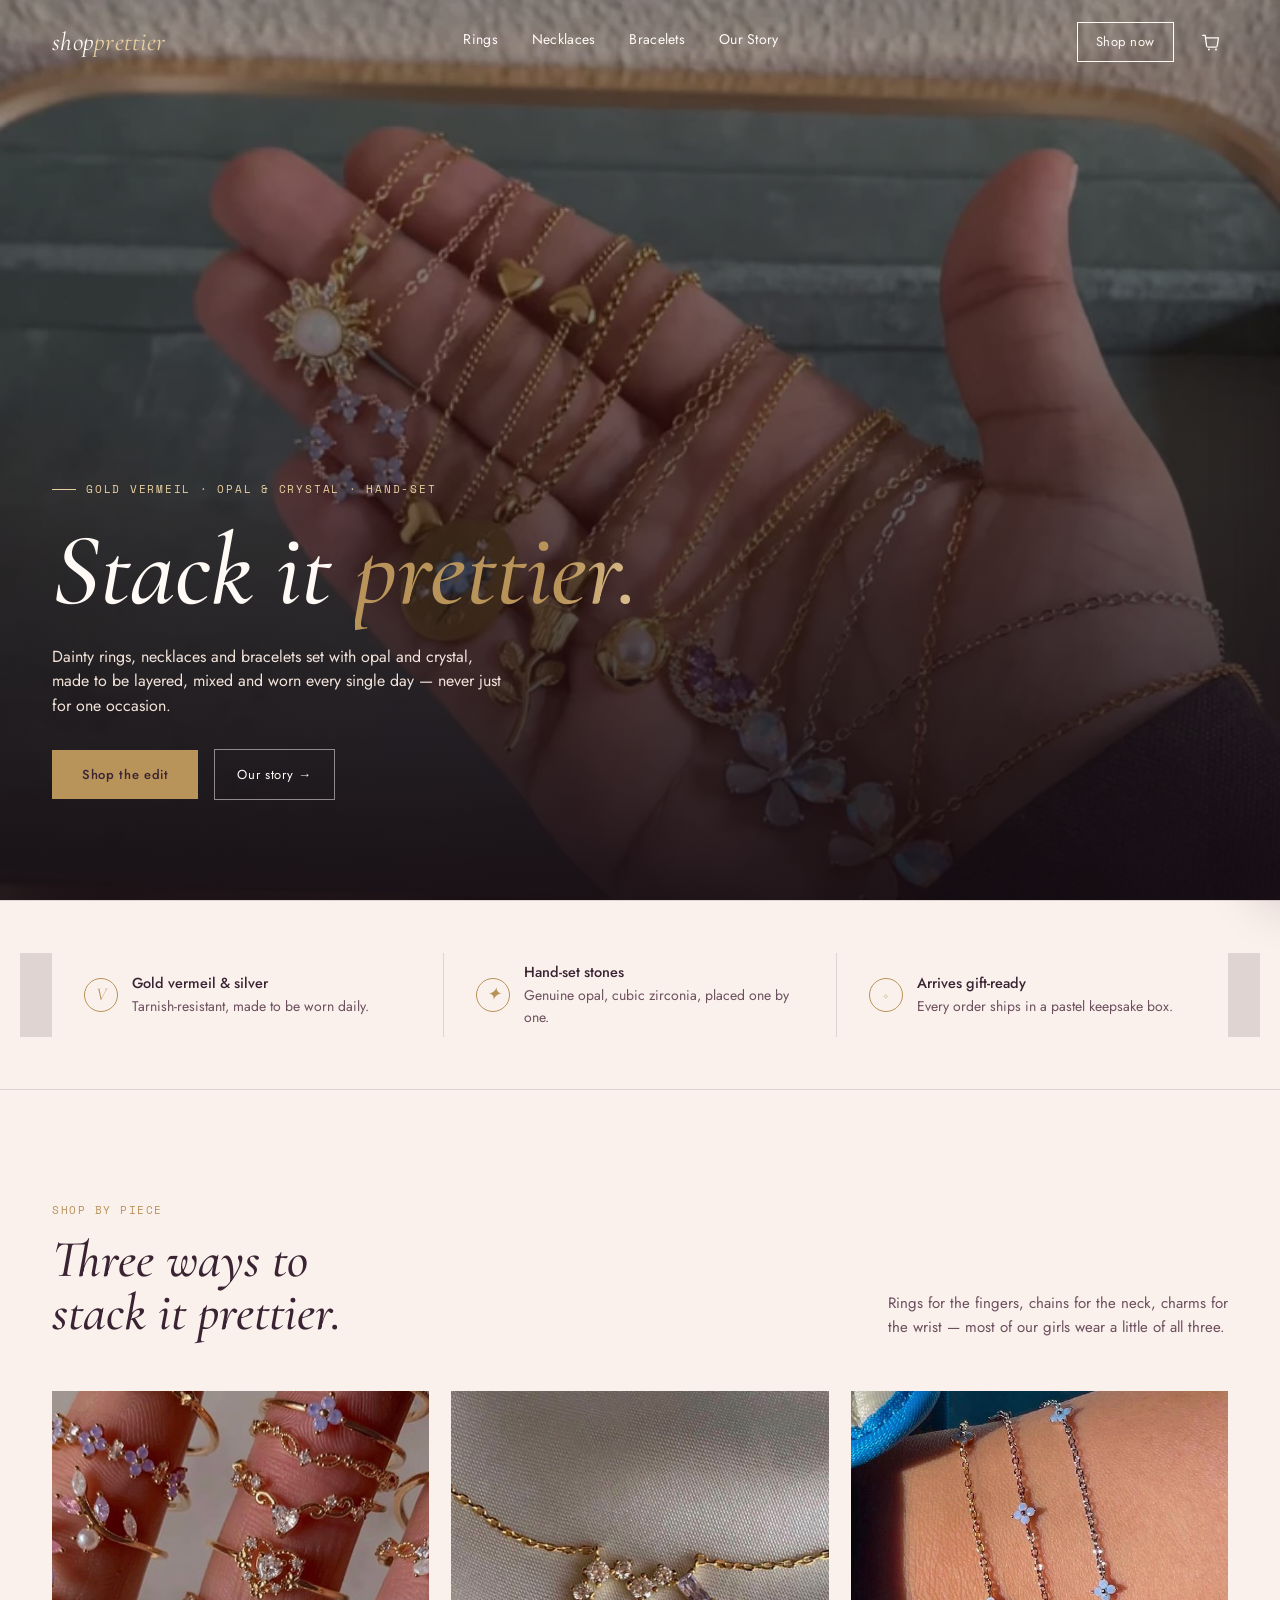
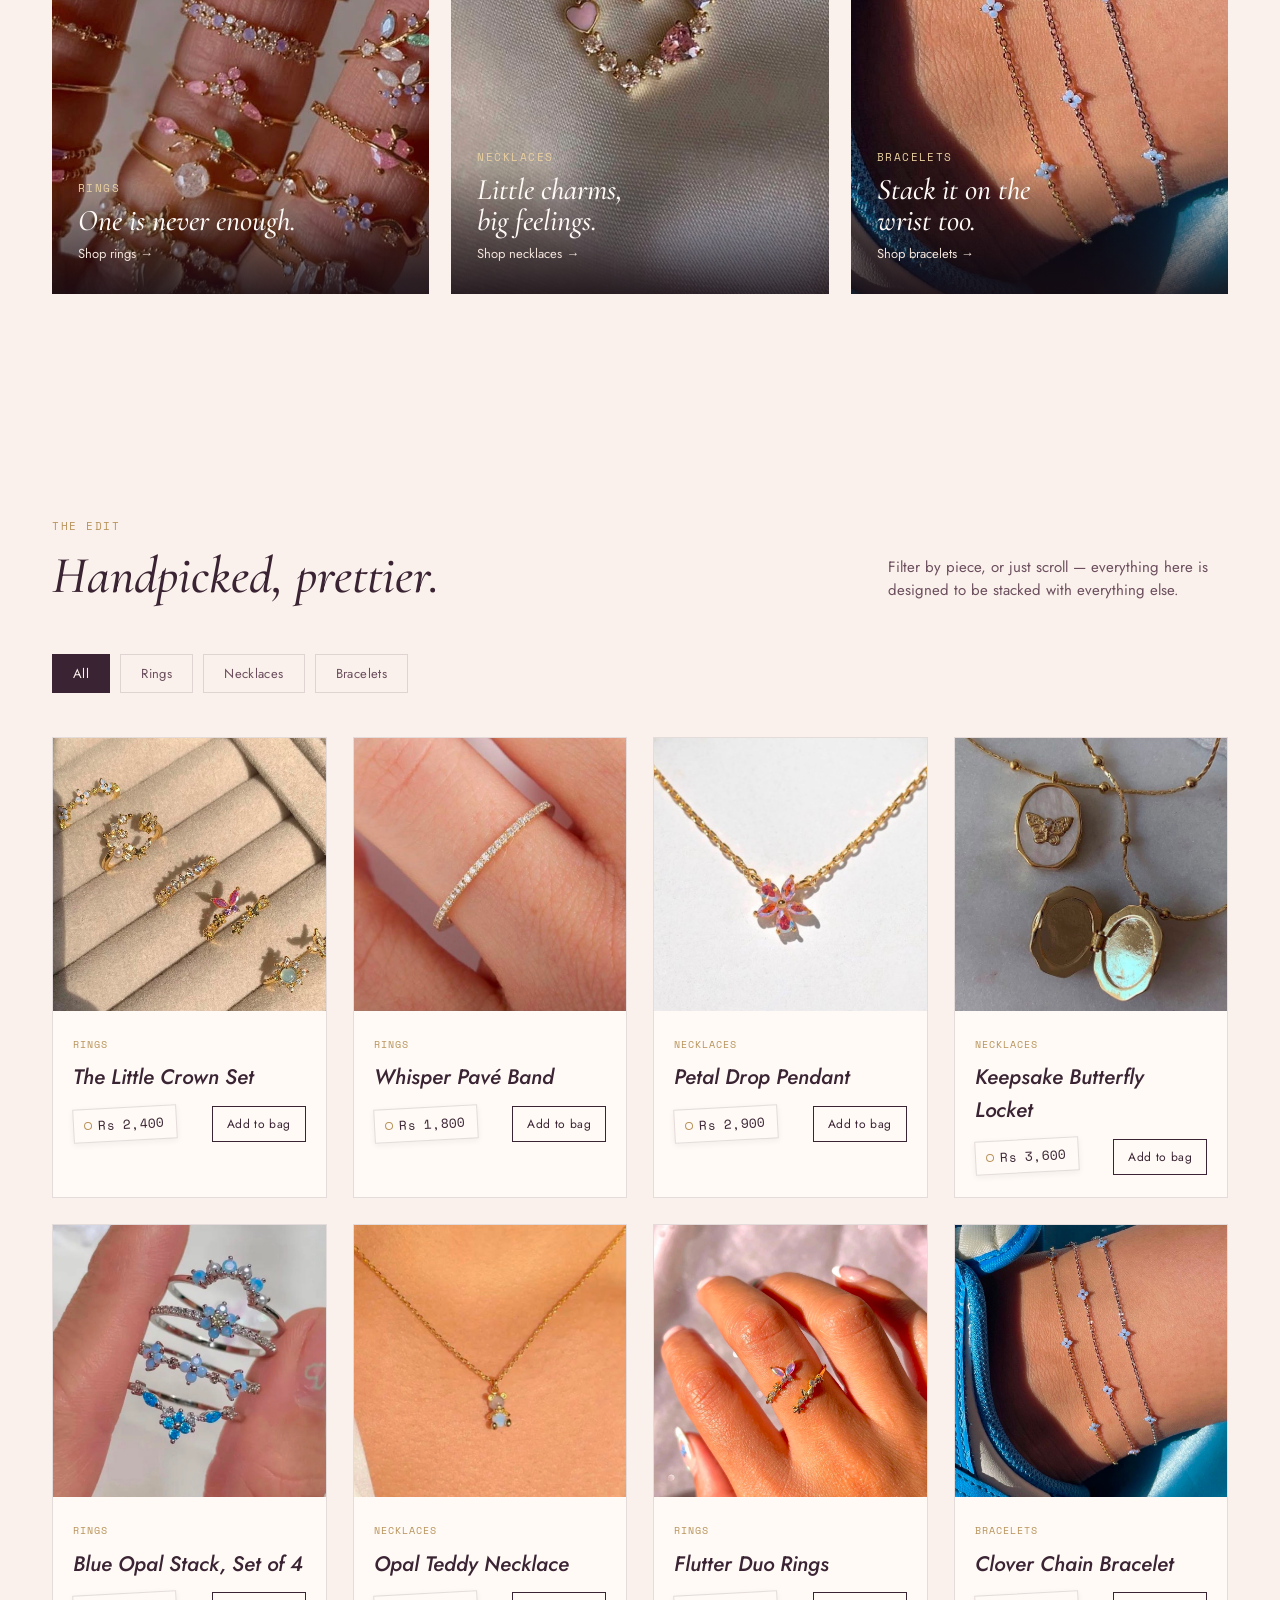
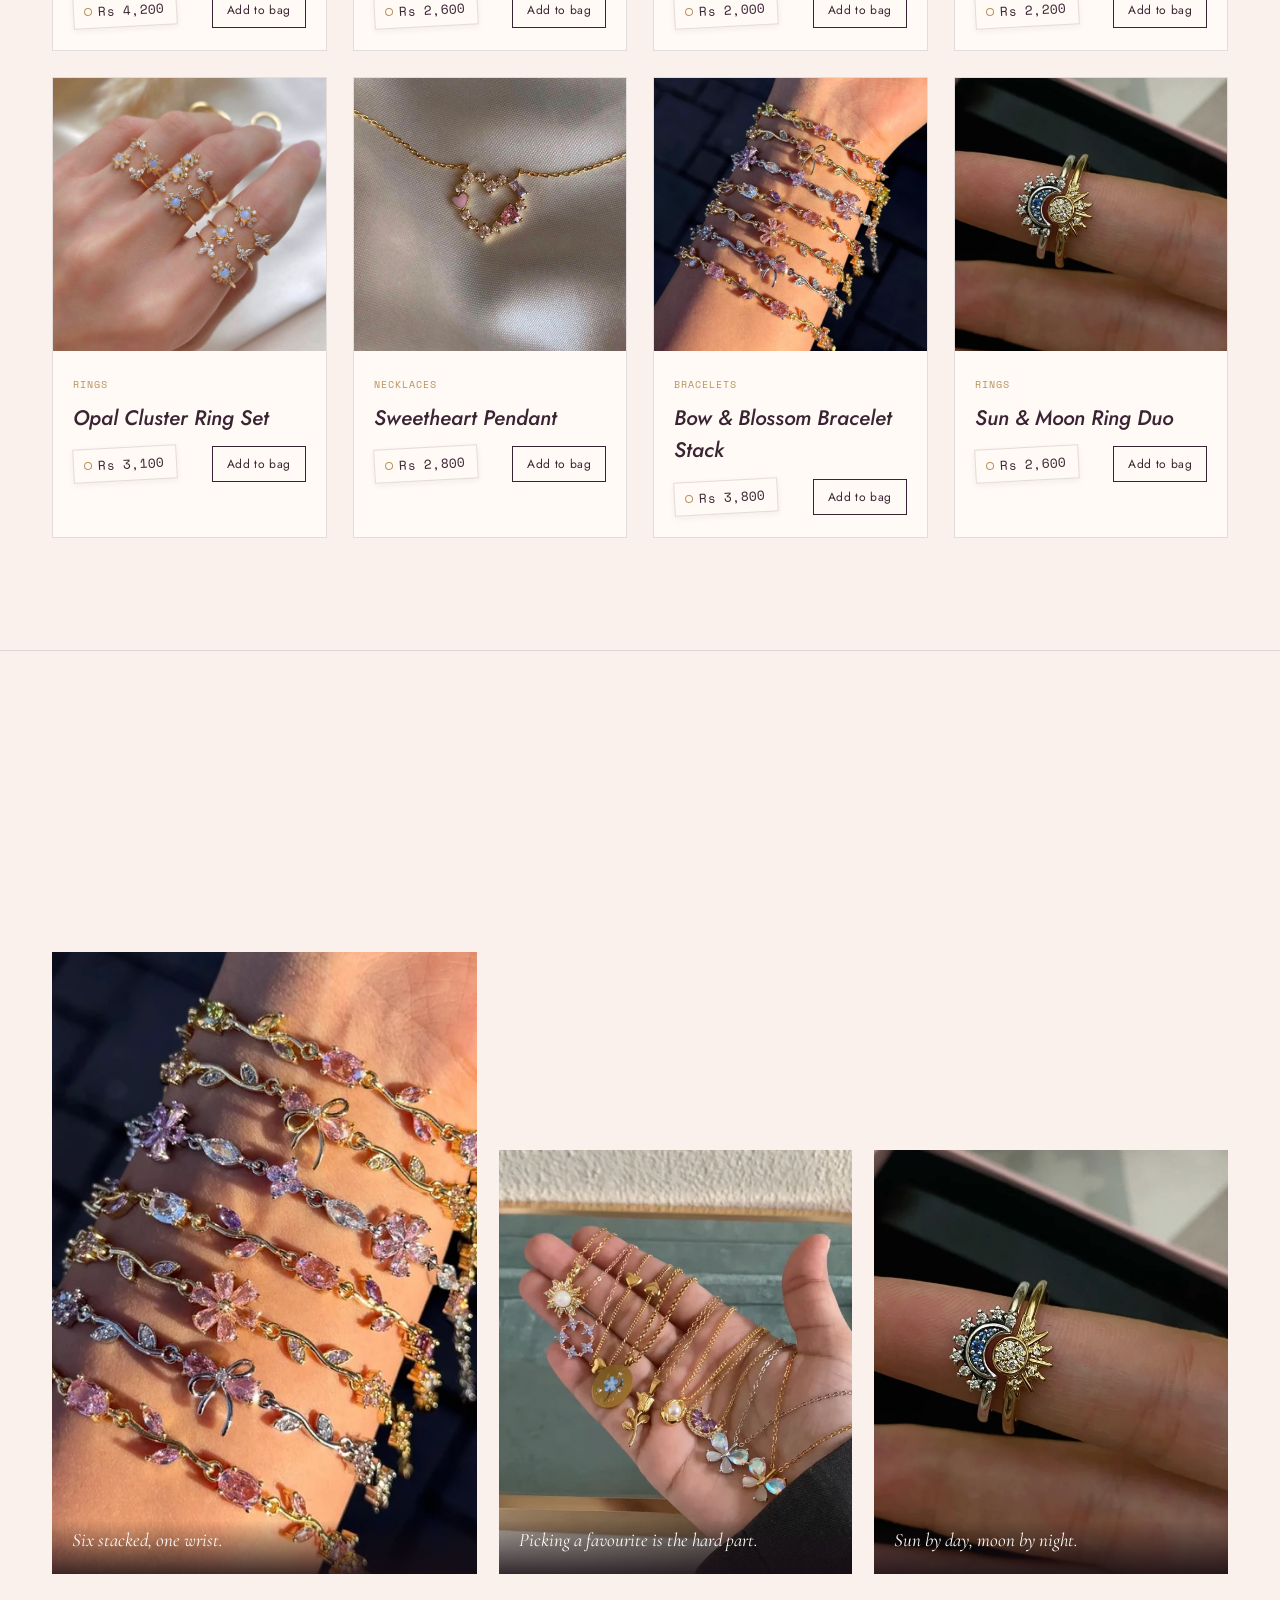
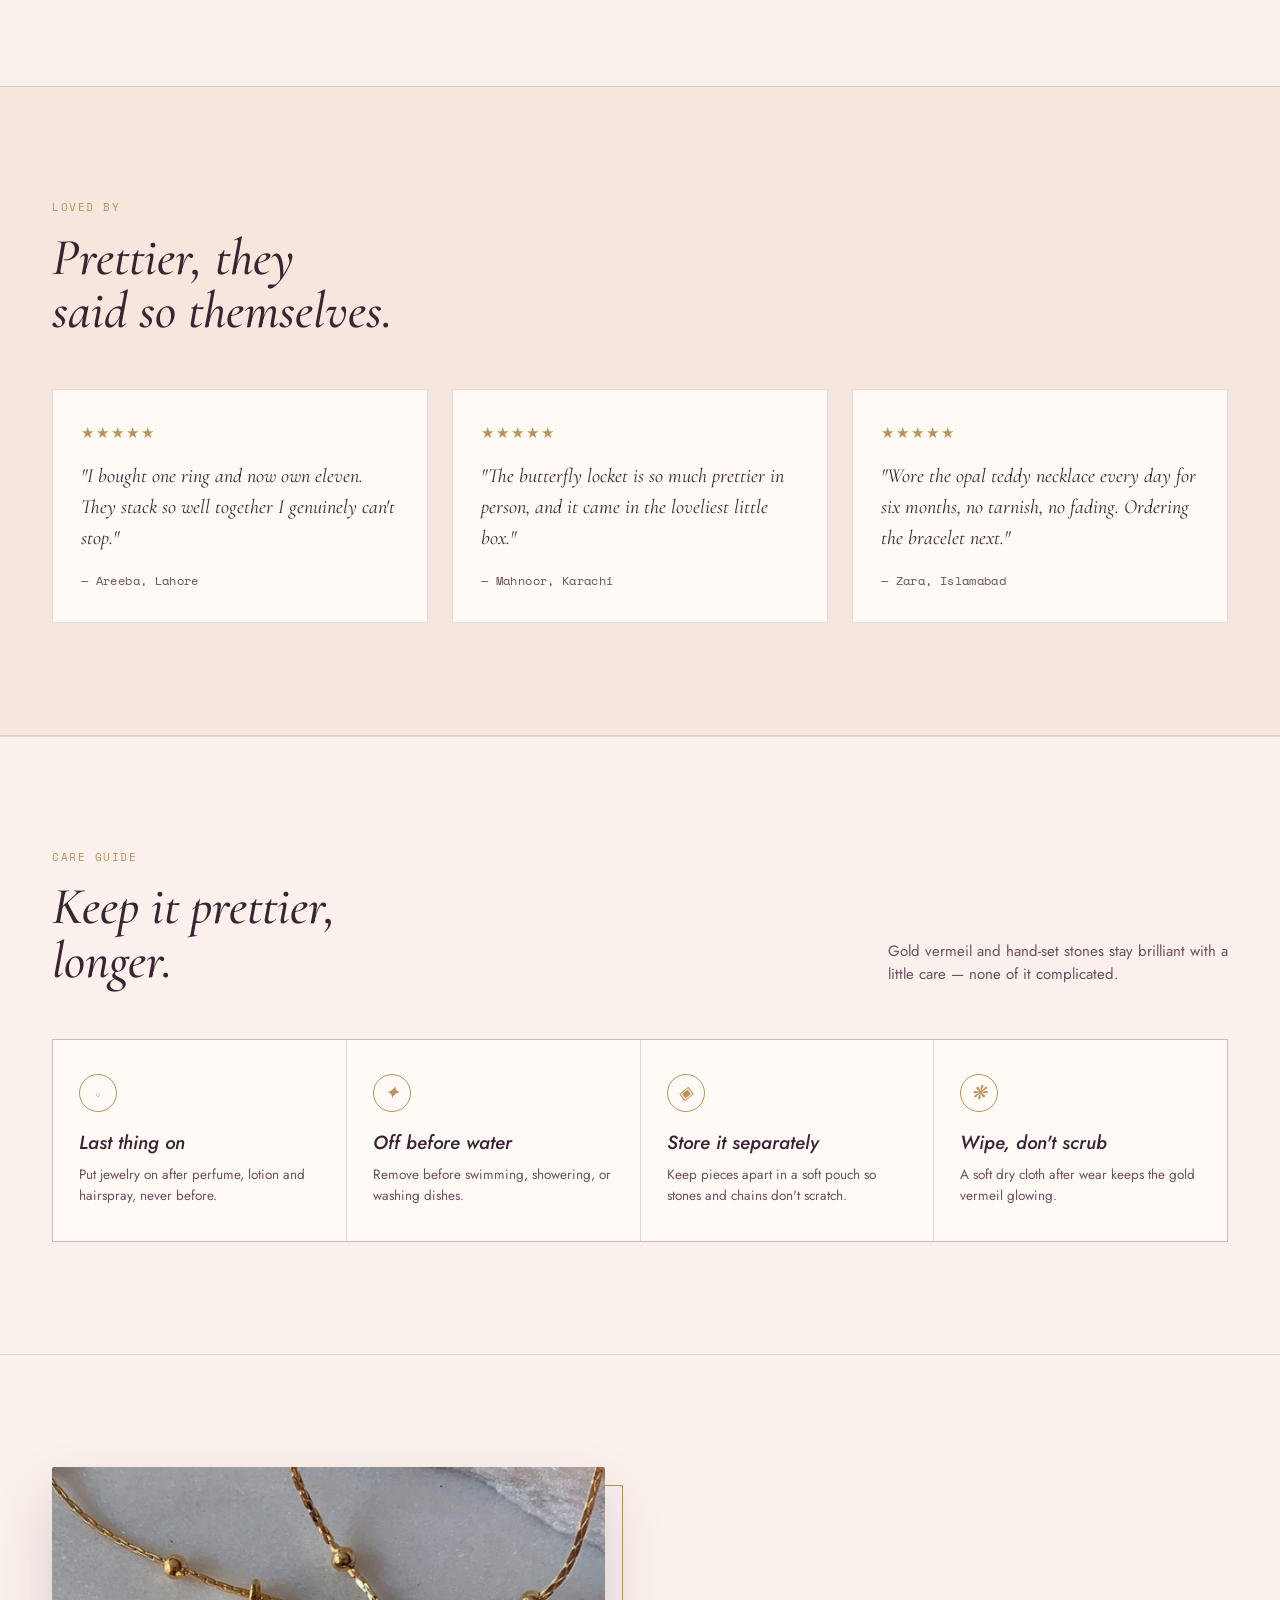
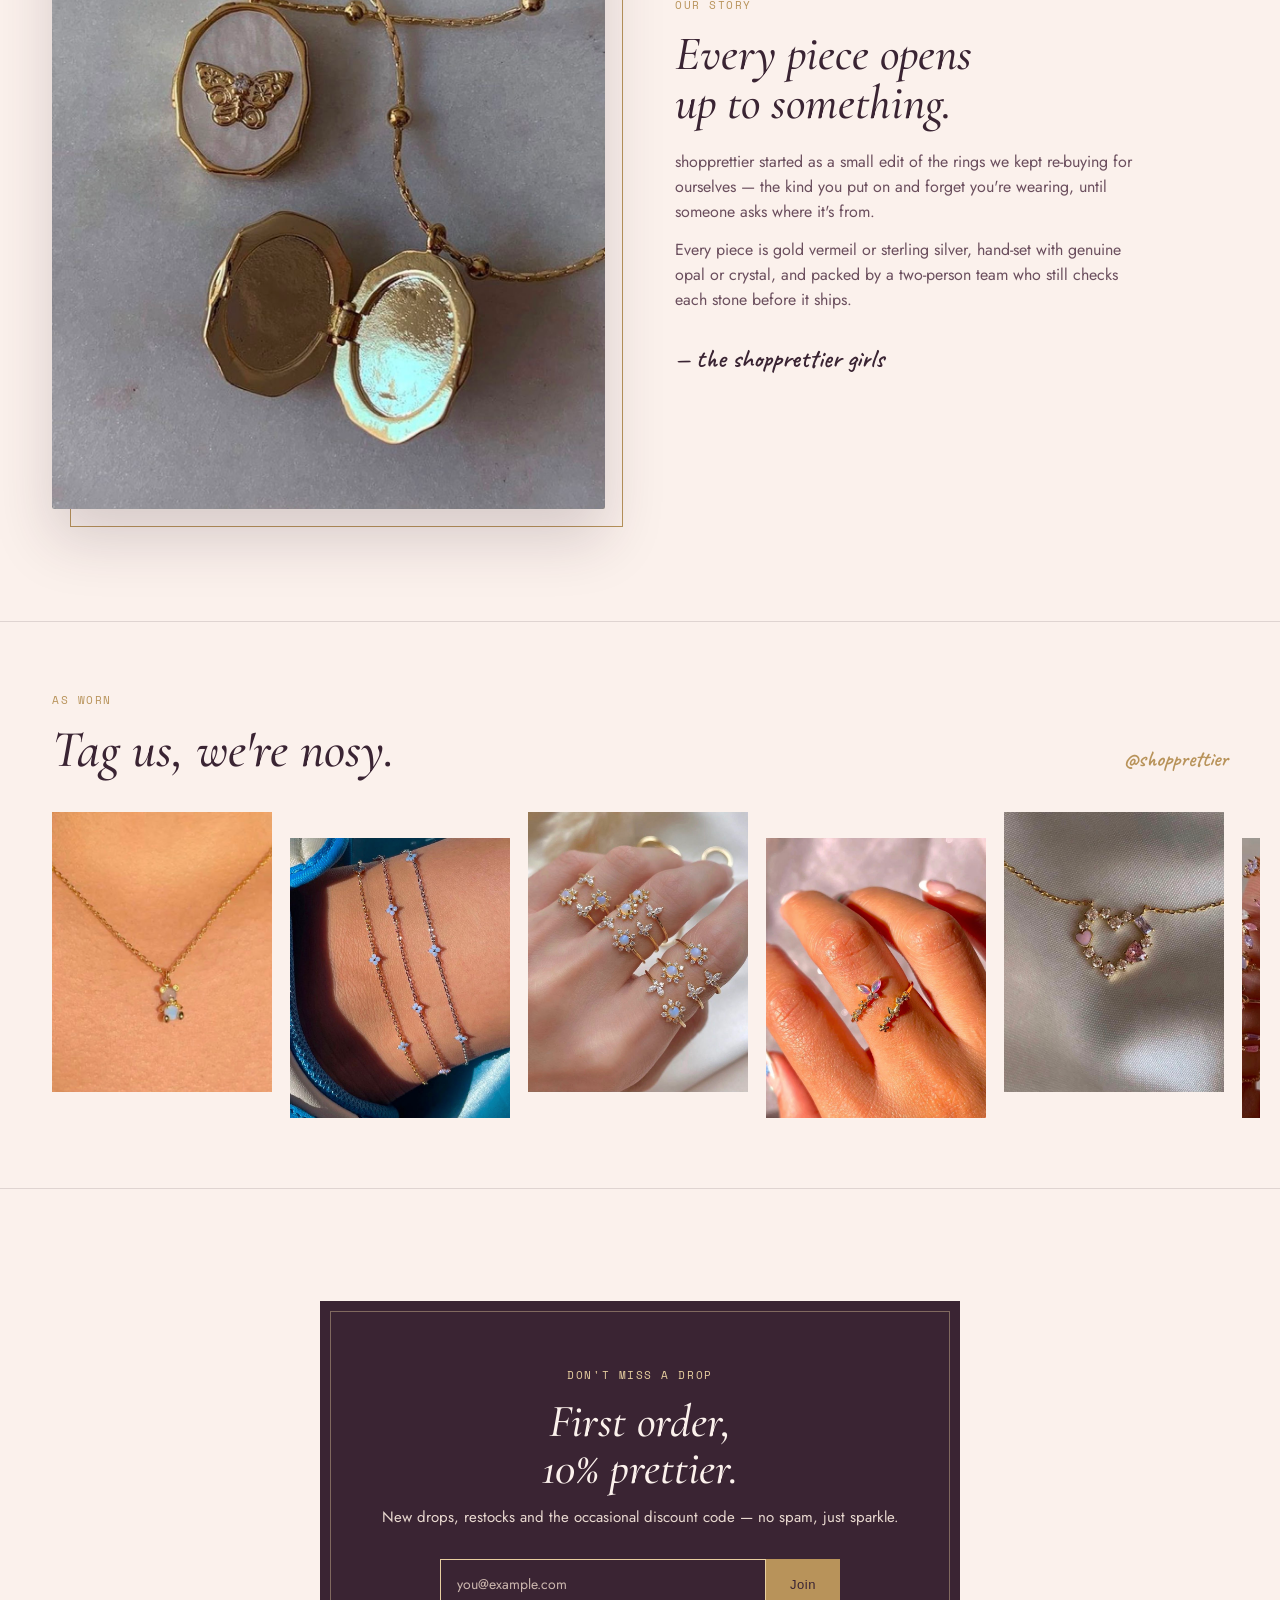
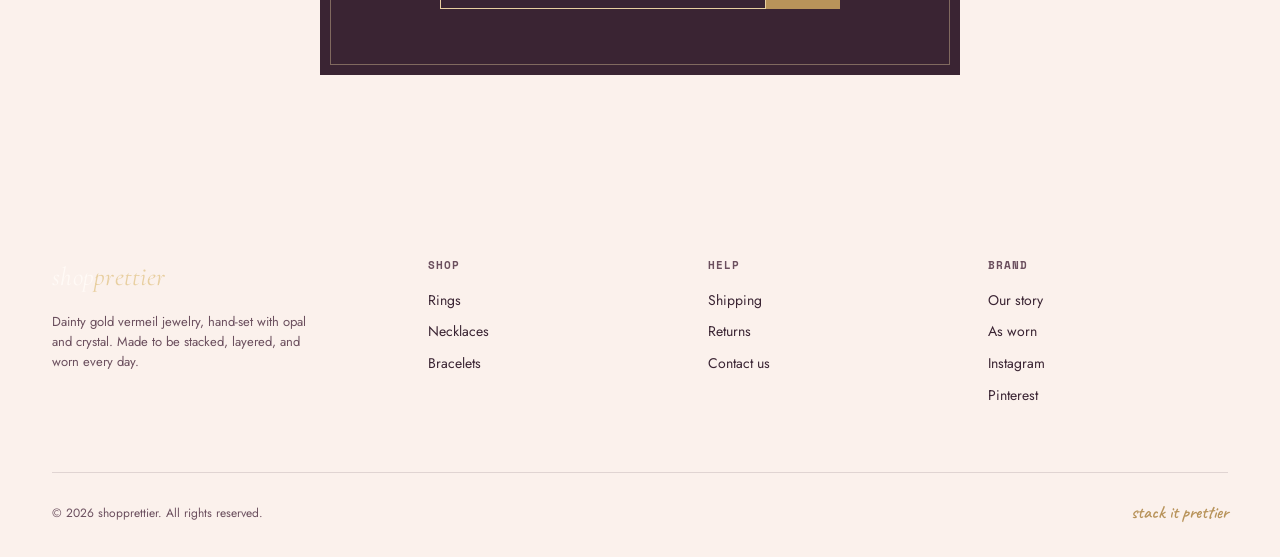
<file: shopprettier.html>
<!DOCTYPE html>
<html lang="en">
<head>
<meta charset="UTF-8">
<meta name="viewport" content="width=device-width, initial-scale=1.0">
<title>shopprettier — dainty jewelry, stacked prettier</title>
<meta name="description" content="shopprettier — gold vermeil rings, necklaces and bracelets hand-set with opal and crystal. Made to be layered, stacked, and worn every day.">
<link rel="preconnect" href="https://fonts.googleapis.com">
<link rel="preconnect" href="https://fonts.gstatic.com" crossorigin>
<link href="https://fonts.googleapis.com/css2?family=Cormorant+Garamond:ital,wght@0,400;0,500;0,600;1,400;1,500;1,600&family=Jost:wght@300;400;500;600&family=Caveat:wght@500;600&family=Space+Mono:wght@400;700&display=swap" rel="stylesheet">
<style>
  :root{
    --cream:#fbf1ec;
    --cream-2:#f6e6dd;
    --plum:#3a2433;
    --plum-soft:#6b4f5e;
    --gold:#b8935a;
    --gold-light:#e8cfa0;
    --rose:#e8b4bc;
    --sky:#a9c7da;
    --lilac:#c7b7de;
    --line:rgba(58,36,51,0.14);
    --paper:#fffaf6;
  }
  *{margin:0;padding:0;box-sizing:border-box;}
  html{scroll-behavior:smooth;}
  body{
    background:var(--cream);
    color:var(--plum);
    font-family:'Jost',sans-serif;
    font-weight:400;
    line-height:1.55;
    overflow-x:hidden;
    -webkit-font-smoothing:antialiased;
  }
  ::selection{background:var(--gold-light);color:var(--plum);}
  a{color:inherit;text-decoration:none;}
  img{display:block;max-width:100%;}
  .wrap{max-width:1240px;margin:0 auto;padding:0 32px;}

  h1,h2,h3,.display{
    font-family:'Cormorant Garamond',serif;
    font-weight:500;
    line-height:1.02;
  }
  .script{font-family:'Caveat',cursive; font-weight:600;}
  .mono{font-family:'Space Mono',monospace; letter-spacing:0.02em;}

  /* ---------- glint text ---------- */
  .glint{
    background:linear-gradient(100deg, var(--gold) 30%, var(--gold-light) 44%, #fff 50%, var(--gold-light) 56%, var(--gold) 70%);
    background-size:250% 100%;
    -webkit-background-clip:text;
    background-clip:text;
    color:transparent;
    animation:glint-sweep 5s ease-in-out infinite;
  }
  @keyframes glint-sweep{
    0%,100%{background-position:100% 0;}
    50%{background-position:0% 0;}
  }

  /* ---------- reveal ---------- */
  .reveal{opacity:0; transform:translateY(26px); transition:opacity .8s cubic-bezier(.2,.7,.2,1), transform .8s cubic-bezier(.2,.7,.2,1);}
  .reveal.in{opacity:1; transform:none;}

  /* ---------- price tag signature ---------- */
  .tag{
    display:inline-flex;
    align-items:center;
    gap:6px;
    background:var(--paper);
    border:1px solid var(--line);
    padding:6px 12px 6px 10px;
    font-size:13px;
    color:var(--plum);
    transform:rotate(-3deg);
    transition:transform .35s cubic-bezier(.3,1.4,.4,1), box-shadow .35s ease;
    box-shadow:0 2px 6px rgba(58,36,51,0.06);
    position:relative;
  }
  .tag::before{
    content:"";
    width:6px;height:6px;
    border-radius:50%;
    background:transparent;
    border:1.4px solid var(--gold);
  }
  .prod-card:hover .tag{transform:rotate(0deg) translateY(-2px); box-shadow:0 6px 16px rgba(58,36,51,0.14);}

  /* ---------- nav ---------- */
  header{
    position:fixed; top:0; left:0; right:0; z-index:100;
    padding:22px 0;
    transition:background .4s ease, padding .4s ease, box-shadow .4s ease;
  }
  header.scrolled{
    background:rgba(251,241,236,0.88);
    backdrop-filter:blur(10px);
    padding:14px 0;
    box-shadow:0 1px 0 var(--line);
  }
  nav{display:flex; align-items:center; justify-content:space-between;}
  .logo{
    font-family:'Cormorant Garamond',serif;
    font-style:italic;
    font-size:26px;
    letter-spacing:0.01em;
    color:var(--paper);
    transition:color .4s ease;
  }
  header.scrolled .logo{color:var(--plum);}
  .logo .p{color:var(--gold-light);}
  header.scrolled .logo .p{color:var(--gold);}
  .navlinks{display:flex; gap:34px; font-size:14px; letter-spacing:0.02em;}
  .navlinks a{position:relative; padding-bottom:4px; color:var(--paper); transition:color .4s ease;}
  header.scrolled .navlinks a{color:var(--plum);}
  .navlinks a::after{
    content:""; position:absolute; left:0; bottom:0; width:100%; height:1px;
    background:var(--gold); transform:scaleX(0); transform-origin:left;
    transition:transform .3s ease;
  }
  .navlinks a:hover::after{transform:scaleX(1);}
  .nav-right{display:flex; align-items:center; gap:20px;}
  .bag-btn{
    font-size:13px; letter-spacing:0.04em; border:1px solid var(--paper); color:var(--paper);
    padding:9px 18px; transition:background .25s ease, color .25s ease, border-color .4s ease;
  }
  .bag-btn:hover{background:var(--paper); color:var(--plum);}
  header.scrolled .bag-btn{border-color:var(--plum); color:var(--plum);}
  header.scrolled .bag-btn:hover{background:var(--plum); color:var(--cream);}
  .burger{display:none; background:none; border:none; font-size:22px; color:var(--paper); cursor:pointer; transition:color .4s ease;}
  header.scrolled .burger{color:var(--plum);}

  /* ---------- cart ---------- */
  .cart-btn{
    position:relative; background:none; border:none; cursor:pointer;
    display:flex; align-items:center; justify-content:center;
    width:34px; height:34px; color:var(--paper); transition:color .4s ease;
  }
  header.scrolled .cart-btn{color:var(--plum);}
  .cart-btn svg{width:20px; height:20px;}
  .cart-count{
    position:absolute; top:-4px; right:-4px;
    min-width:16px; height:16px; padding:0 3px; border-radius:50%;
    background:var(--gold); color:var(--plum);
    font-family:'Space Mono',monospace; font-size:10px; font-weight:700;
    display:flex; align-items:center; justify-content:center;
    transform:scale(0); transition:transform .3s cubic-bezier(.3,1.4,.4,1);
  }
  .cart-count.show{transform:scale(1);}

  .cart-overlay{
    position:fixed; inset:0; background:rgba(23,13,20,0.45); z-index:200;
    opacity:0; pointer-events:none; transition:opacity .35s ease;
  }
  .cart-overlay.open{opacity:1; pointer-events:auto;}
  .cart-drawer{
    position:fixed; top:0; right:0; bottom:0; width:min(400px, 92vw); z-index:201;
    background:var(--cream); box-shadow:-20px 0 50px rgba(23,13,20,0.2);
    transform:translateX(100%); transition:transform .4s cubic-bezier(.2,.7,.2,1);
    display:flex; flex-direction:column;
  }
  .cart-drawer.open{transform:translateX(0);}
  .cart-head{
    display:flex; align-items:center; justify-content:space-between;
    padding:26px 26px 20px; border-bottom:1px solid var(--line);
  }
  .cart-head h3{font-size:26px; font-style:italic;}
  .cart-close{background:none; border:none; font-size:20px; color:var(--plum); cursor:pointer; transition:transform .3s ease;}
  .cart-close:hover{transform:rotate(90deg);}
  .cart-items{flex:1; overflow-y:auto; padding:16px 26px;}
  .cart-empty{color:var(--plum-soft); font-size:14px; padding:40px 0; text-align:center; font-style:italic; font-family:'Cormorant Garamond',serif; font-size:19px;}
  .cart-item{display:flex; gap:14px; padding:16px 0; border-bottom:1px solid var(--line);}
  .cart-item img{width:64px; height:64px; object-fit:cover; flex-shrink:0;}
  .cart-item-info{flex:1; display:flex; flex-direction:column; gap:4px;}
  .cart-item-info h4{font-size:16px; font-style:italic; font-weight:500;}
  .cart-item-row{display:flex; align-items:center; justify-content:space-between; margin-top:auto;}
  .cart-qty{display:flex; align-items:center; gap:10px; font-family:'Space Mono',monospace; font-size:13px;}
  .cart-qty button{
    width:20px; height:20px; border:1px solid var(--line); background:var(--paper); cursor:pointer;
    font-size:12px; line-height:1; color:var(--plum); transition:border-color .2s ease;
  }
  .cart-qty button:hover{border-color:var(--gold);}
  .cart-remove{background:none; border:none; color:var(--plum-soft); font-size:12px; cursor:pointer; text-decoration:underline; padding:0;}
  .cart-remove:hover{color:var(--plum);}
  .cart-foot{padding:22px 26px 28px; border-top:1px solid var(--line);}
  .cart-subtotal{display:flex; justify-content:space-between; font-size:15px; margin-bottom:16px;}
  .cart-subtotal .mono{font-size:16px;}
  .cart-checkout{
    width:100%; padding:15px; background:var(--plum); color:var(--cream); border:none;
    font-family:'Jost',sans-serif; font-size:13px; letter-spacing:0.05em; cursor:pointer;
    transition:background .25s ease;
  }
  .cart-checkout:hover{background:var(--gold); color:var(--plum);}
  .cart-note{font-size:11.5px; color:var(--plum-soft); text-align:center; margin-top:10px; min-height:14px;}


  /* ---------- hero ---------- */
  .hero{
    position:relative; min-height:100vh; display:flex; align-items:flex-end;
    padding-bottom:100px;
    background:
      linear-gradient(0deg, rgba(20,11,17,0.92) 0%, rgba(20,11,17,0.62) 45%, rgba(20,11,17,0.38) 100%),
      url('necklace-hand-tray.jpg') center 32%/cover no-repeat;
  }
  .hero-inner{width:100%; color:var(--paper);}
  @keyframes rise-in{ from{opacity:0; transform:translateY(22px);} to{opacity:1; transform:none;} }
  .hero .eyebrow{animation:rise-in .8s ease .05s both;}
  .hero h1{animation:rise-in .9s ease .18s both;}
  .hero .hero-sub{animation:rise-in .9s ease .34s both;}
  .hero .btn-row{animation:rise-in .9s ease .5s both;}

  .eyebrow{
    font-family:'Space Mono',monospace;
    font-size:11px; letter-spacing:0.16em; text-transform:uppercase;
    color:var(--gold-light);
    display:flex; align-items:center; gap:10px; margin-bottom:20px;
  }
  .eyebrow::before{content:""; width:24px; height:1px; background:var(--gold-light);}
  .hero h1{
    font-size:clamp(46px, 8vw, 108px);
    font-style:italic;
    max-width:820px;
    color:var(--paper);
  }
  .hero-sub{
    max-width:460px; font-size:16px; color:#f2e3da; margin-top:22px; margin-bottom:30px;
    font-family:'Jost',sans-serif;
  }
  .btn-row{display:flex; gap:16px; flex-wrap:wrap; align-items:center;}
  .btn-primary{
    font-family:'Jost',sans-serif; font-size:13px; font-weight:500; letter-spacing:0.05em;
    background:var(--gold); color:var(--plum); padding:15px 30px; border:none; cursor:pointer;
    position:relative; overflow:hidden;
    transition:transform .2s ease, background .25s ease;
  }
  .btn-primary::before{
    content:""; position:absolute; top:0; left:-60%; width:40%; height:100%;
    background:linear-gradient(120deg, transparent, rgba(255,255,255,0.6), transparent);
    transform:skewX(-20deg); transition:left .6s ease;
  }
  .btn-primary:hover::before{left:130%;}
  .btn-primary:hover{background:var(--gold-light); transform:translateY(-2px);}
  .btn-ghost{
    font-family:'Jost',sans-serif; font-size:13px; letter-spacing:0.05em; color:var(--paper);
    padding:15px 22px; border:1px solid rgba(255,250,246,0.5); background:transparent; cursor:pointer;
    transition:border-color .25s ease, color .25s ease;
  }
  .btn-ghost:hover{border-color:var(--gold-light); color:var(--gold-light);}

  .sparkle{position:absolute; border-radius:50%; background:var(--gold-light); opacity:0; animation:sparkle-twinkle 3.6s ease-in-out infinite;}
  @keyframes sparkle-twinkle{ 0%,100%{opacity:0; transform:scale(.4);} 50%{opacity:.9; transform:scale(1);} }

  /* ---------- section shell ---------- */
  section{padding:112px 0; position:relative;}
  .kicker{
    font-family:'Space Mono',monospace; font-size:11px; letter-spacing:0.14em; text-transform:uppercase;
    color:var(--gold); display:block; margin-bottom:14px;
  }
  .section-head{display:flex; justify-content:space-between; align-items:flex-end; gap:40px; margin-bottom:52px; flex-wrap:wrap;}
  .section-head h2{font-size:clamp(32px,4.6vw,52px); font-style:italic;}
  .section-head p{max-width:340px; color:var(--plum-soft); font-size:15px;}

  /* ---------- feature strip ---------- */
  .features{
    border-top:1px solid var(--line); border-bottom:1px solid var(--line);
    padding:52px 0;
  }
  .feat-grid{display:grid; grid-template-columns:repeat(3,1fr); gap:1px; background:var(--line);}
  .feat{background:var(--cream); padding:8px 32px; display:flex; align-items:center; gap:14px;}
  .feat .ico{
    width:34px;height:34px; border-radius:50%; border:1px solid var(--gold);
    display:flex; align-items:center; justify-content:center; flex-shrink:0;
    font-family:'Cormorant Garamond',serif; font-style:italic; color:var(--gold); font-size:18px;
  }
  .feat p{font-size:14px; color:var(--plum-soft);}
  .feat strong{color:var(--plum); font-weight:500; display:block; font-size:14.5px; margin-bottom:2px;}

  /* ---------- categories ---------- */
  .cat-grid{display:grid; grid-template-columns:repeat(3,1fr); gap:22px;}
  .cat-card{
    position:relative; aspect-ratio:3/4; overflow:hidden; cursor:pointer;
  }
  .cat-card img{
    width:100%; height:100%; object-fit:cover;
    transform:scale(1.05);
    transition:transform .7s cubic-bezier(.2,.7,.2,1), filter .5s ease;
    filter:saturate(0.92);
  }
  .cat-card:hover img{transform:scale(1.14); filter:saturate(1.05);}
  .cat-tag{
    position:absolute; inset:auto 0 0 0; padding:26px 26px 28px;
    background:linear-gradient(0deg, rgba(23,13,20,0.85), transparent 75%);
    color:var(--paper);
  }
  .cat-tag .idx{font-family:'Space Mono',monospace; font-size:10.5px; letter-spacing:0.14em; color:var(--gold-light); text-transform:uppercase;}
  .cat-tag h3{font-size:30px; font-style:italic; margin-top:6px; color:var(--paper);}
  .cat-tag span.arrow{display:inline-block; margin-top:8px; font-size:13px; color:#f2e3da; transition:transform .3s ease;}
  .cat-card:hover .arrow{transform:translateX(6px);}

  /* ---------- filter tabs ---------- */
  .filters{display:flex; gap:10px; flex-wrap:wrap; margin-bottom:44px;}
  .filter-btn{
    font-family:'Jost',sans-serif; font-size:13px; letter-spacing:0.03em; color:var(--plum-soft);
    background:transparent; border:1px solid var(--line); padding:9px 20px; cursor:pointer;
    transition:all .25s ease;
  }
  .filter-btn:hover{border-color:var(--gold); color:var(--plum);}
  .filter-btn.active{background:var(--plum); color:var(--cream); border-color:var(--plum);}

  /* ---------- product grid ---------- */
  .prod-grid{display:grid; grid-template-columns:repeat(4,1fr); gap:26px;}
  .prod-card{
    background:var(--paper); border:1px solid var(--line);
    transition:opacity .35s ease, transform .35s ease, box-shadow .35s ease;
  }
  .prod-card:hover{transform:translateY(-6px); box-shadow:0 20px 40px rgba(58,36,51,0.12);}
  .prod-card.hide{display:none;}
  .prod-photo{aspect-ratio:1/1; overflow:hidden;}
  .prod-photo img{width:100%; height:100%; object-fit:cover; transition:transform .6s ease;}
  .prod-card:hover .prod-photo img{transform:scale(1.08);}
  .prod-info{padding:20px 20px 22px;}
  .prod-cat{font-family:'Space Mono',monospace; font-size:10px; letter-spacing:0.1em; text-transform:uppercase; color:var(--gold);}
  .prod-info h4{font-size:21px; font-style:italic; margin:6px 0 12px; font-weight:500;}
  .prod-bottom{display:flex; align-items:center; justify-content:space-between; gap:10px;}
  .add-btn{
    font-family:'Jost',sans-serif; font-size:12px; letter-spacing:0.03em; color:var(--plum);
    background:none; border:1px solid var(--plum); padding:8px 14px; cursor:pointer;
    transition:background .25s ease, color .25s ease;
  }
  .add-btn:hover{background:var(--plum); color:var(--cream);}

  /* ---------- about / locket ---------- */
  .about{border-top:1px solid var(--line);}
  .about-grid{display:grid; grid-template-columns:1fr 1fr; gap:70px; align-items:center;}
  .about-copy .kicker{margin-bottom:16px;}
  .about-copy h2{font-size:clamp(32px,4.4vw,48px); font-style:italic; margin-bottom:22px; max-width:460px;}
  .about-copy p{color:var(--plum-soft); font-size:16px; max-width:460px;}
  .about-copy p + p{margin-top:14px;}
  .about-sign{margin-top:26px; font-size:26px;}
  .about-photo{position:relative;}
  .about-photo img{width:100%; border-radius:2px; box-shadow:0 30px 60px rgba(58,36,51,0.18);}
  .about-photo::after{
    content:""; position:absolute; inset:18px -18px -18px 18px; border:1px solid var(--gold); z-index:-1;
  }

  /* ---------- gallery strip ---------- */
  .gallery{border-top:1px solid var(--line); border-bottom:1px solid var(--line); overflow:hidden; padding:70px 0;}
  .gallery-track{display:flex; gap:18px;}
  .gallery-track img{
    height:280px; width:220px; object-fit:cover; flex-shrink:0;
    filter:saturate(.95); transition:transform .5s ease, filter .5s ease;
  }
  .gallery-track img:hover{transform:translateY(-8px); filter:saturate(1.08);}
  .gallery-track img:nth-child(even){margin-top:26px;}

  /* ---------- newsletter ---------- */
  .newsletter{text-align:center;}
  .nl-frame{
    max-width:640px; margin:0 auto; padding:66px 40px;
    background:var(--plum); color:var(--cream);
    position:relative;
  }
  .nl-frame::before{
    content:""; position:absolute; inset:10px; border:1px solid rgba(232,207,160,0.4); pointer-events:none;
  }
  .nl-frame h2{font-size:clamp(30px,5vw,46px); font-style:italic; margin-bottom:14px;}
  .nl-frame p{color:#e9d9d0; font-size:15px; margin-bottom:30px;}
  .nl-form{display:flex; gap:0; max-width:400px; margin:0 auto;}
  .nl-form input{
    flex:1; padding:14px 16px; border:1px solid var(--gold-light); background:transparent; color:var(--cream);
    font-family:'Jost',sans-serif; font-size:14px;
  }
  .nl-form input::placeholder{color:#cbb6ae;}
  .nl-form button{
    padding:14px 24px; background:var(--gold); color:var(--plum); border:none; font-size:13px;
    letter-spacing:0.04em; cursor:pointer; transition:background .25s ease;
  }
  .nl-form button:hover{background:var(--gold-light);}

  /* ---------- footer ---------- */
  footer{padding:70px 0 30px;}
  .foot-grid{display:grid; grid-template-columns:1.4fr 1fr 1fr 1fr; gap:40px; margin-bottom:56px;}
  .foot-brand .logo{margin-bottom:14px; display:inline-block;}
  .foot-brand p{color:var(--plum-soft); font-size:13px; max-width:260px;}
  .foot-col h4{font-family:'Space Mono',monospace; font-size:10.5px; letter-spacing:0.1em; text-transform:uppercase; color:var(--plum-soft); margin-bottom:16px;}
  .foot-col a{display:block; font-size:14px; color:var(--plum); margin-bottom:10px; transition:color .2s ease;}
  .foot-col a:hover{color:var(--gold);}
  .foot-bottom{
    display:flex; justify-content:space-between; align-items:center; padding-top:26px;
    border-top:1px solid var(--line); font-size:12px; color:var(--plum-soft); flex-wrap:wrap; gap:12px;
  }
  .foot-bottom .script{color:var(--gold); font-size:18px;}

  /* ---------- mobile menu ---------- */
  .mobile-menu{
    position:fixed; inset:0; background:var(--cream); z-index:99;
    display:flex; flex-direction:column; justify-content:center; align-items:center; gap:26px;
    transform:translateY(-100%); transition:transform .4s ease;
  }
  .mobile-menu.open{transform:translateY(0);}
  .mobile-menu a{font-family:'Cormorant Garamond',serif; font-style:italic; font-size:30px; color:var(--plum);}

  /* ---------- responsive ---------- */
  @media (max-width:980px){
    .navlinks{display:none;}
    .burger{display:block;}
    .feat-grid{grid-template-columns:1fr;}
    .cat-grid{grid-template-columns:1fr;}
    .about-grid{grid-template-columns:1fr; gap:40px;}
    .prod-grid{grid-template-columns:repeat(2,1fr);}
    .foot-grid{grid-template-columns:1fr 1fr; gap:30px;}
  }
  @media (max-width:560px){
    .wrap{padding:0 20px;}
    section{padding:76px 0;}
    .prod-grid{grid-template-columns:1fr 1fr; gap:14px;}
    .nl-form{flex-direction:column; gap:10px;}
    .foot-grid{grid-template-columns:1fr;}
    .bag-btn{display:none;}
    .nav-right{gap:14px;}
  }

  @media (prefers-reduced-motion: reduce){
    .reveal{opacity:1!important; transform:none!important; transition:none!important;}
    .glint, .sparkle, .hero .eyebrow, .hero h1, .hero .hero-sub, .hero .btn-row{animation:none!important; opacity:1!important; transform:none!important;}
    .btn-primary::before{display:none;}
    html{scroll-behavior:auto;}
  }
  /* ---------- as worn (editorial) ---------- */
  .worn{border-top:1px solid var(--line);}
  .worn-grid{display:grid; grid-template-columns:1.2fr 1fr 1fr; gap:22px; align-items:end;}
  .worn-item{position:relative; overflow:hidden;}
  .worn-item img{width:100%; height:100%; object-fit:cover; transform:scale(1.04); transition:transform .7s cubic-bezier(.2,.7,.2,1);}
  .worn-item:hover img{transform:scale(1.12);}
  .worn-item.tall{aspect-ratio:3/4.4;}
  .worn-item.short{aspect-ratio:3/3.6;}
  .worn-cap{
    position:absolute; left:0; right:0; bottom:0; padding:18px 20px 20px;
    background:linear-gradient(0deg, rgba(23,13,20,0.82), transparent 80%);
    color:var(--paper); font-style:italic; font-family:'Cormorant Garamond',serif; font-size:19px;
  }

  /* ---------- testimonials ---------- */
  .testimonials{background:var(--cream-2); border-top:1px solid var(--line); border-bottom:1px solid var(--line);}
  .test-grid{display:grid; grid-template-columns:repeat(3,1fr); gap:24px;}
  .test-card{background:var(--paper); border:1px solid var(--line); padding:32px 28px; transition:transform .3s ease, box-shadow .3s ease;}
  .test-card:hover{transform:translateY(-6px); box-shadow:0 18px 36px rgba(58,36,51,0.1);}
  .test-stars{color:var(--gold); font-size:15px; letter-spacing:2px; margin-bottom:16px;}
  .test-card p.quote{font-size:16px; color:var(--plum); font-style:italic; font-family:'Cormorant Garamond',serif; font-size:20px; margin-bottom:18px;}
  .test-name{font-family:'Space Mono',monospace; font-size:12px; color:var(--plum-soft); letter-spacing:0.03em;}

  /* ---------- care guide ---------- */
  .care{border-top:1px solid var(--line);}
  .care-grid{display:grid; grid-template-columns:repeat(4,1fr); gap:1px; background:var(--line); border:1px solid var(--line);}
  .care-item{background:var(--paper); padding:34px 26px;}
  .care-item .ico{
    width:38px;height:38px; border-radius:50%; border:1px solid var(--gold);
    display:flex; align-items:center; justify-content:center;
    font-family:'Cormorant Garamond',serif; font-style:italic; color:var(--gold); font-size:19px;
    margin-bottom:16px;
  }
  .care-item h4{font-size:19px; font-style:italic; margin-bottom:8px; font-weight:500;}
  .care-item p{font-size:13.5px; color:var(--plum-soft);}

  @media (max-width:980px){
    .worn-grid{grid-template-columns:1fr 1fr;}
    .worn-item.tall, .worn-item.short{aspect-ratio:3/3.6;}
    .test-grid{grid-template-columns:1fr;}
    .care-grid{grid-template-columns:1fr 1fr;}
  }
  @media (max-width:560px){
    .worn-grid{grid-template-columns:1fr;}
    .care-grid{grid-template-columns:1fr;}
  }
</style>
</head>
<body>

<header id="siteHeader">
  <nav class="wrap">
    <a href="#top" class="logo">shop<span class="p"><em>prettier</em></span></a>
    <div class="navlinks">
      <a href="#rings" onclick="goFilter(event,'rings')">Rings</a>
      <a href="#rings" onclick="goFilter(event,'necklaces')">Necklaces</a>
      <a href="#rings" onclick="goFilter(event,'bracelets')">Bracelets</a>
      <a href="#about">Our Story</a>
    </div>
    <div class="nav-right">
      <a href="#shop" class="bag-btn">Shop now</a>
      <button class="cart-btn" aria-label="Open cart" onclick="openCart()">
        <svg viewBox="0 0 24 24" fill="none" stroke="currentColor" stroke-width="1.6" stroke-linecap="round" stroke-linejoin="round">
          <path d="M6 7h15l-1.5 9.5a2 2 0 0 1-2 1.7H8.7a2 2 0 0 1-2-1.7L5 4H2"/>
          <circle cx="9.5" cy="21" r="1.2" fill="currentColor" stroke="none"/>
          <circle cx="18" cy="21" r="1.2" fill="currentColor" stroke="none"/>
        </svg>
        <span class="cart-count" id="cartCount">0</span>
      </button>
      <button class="burger" aria-label="Open menu" onclick="document.getElementById('mmenu').classList.add('open')">☰</button>
    </div>
  </nav>
</header>

<div class="cart-overlay" id="cartOverlay" onclick="closeCart()"></div>
<aside class="cart-drawer" id="cartDrawer" aria-label="Shopping bag">
  <div class="cart-head">
    <h3>Your bag</h3>
    <button class="cart-close" aria-label="Close cart" onclick="closeCart()">✕</button>
  </div>
  <div class="cart-items" id="cartItems">
    <div class="cart-empty">Your bag is feeling light —<br>add something prettier.</div>
  </div>
  <div class="cart-foot">
    <div class="cart-subtotal">
      <span>Subtotal</span>
      <span class="mono" id="cartSubtotal">Rs 0</span>
    </div>
    <button class="cart-checkout" onclick="checkoutCart()">Checkout</button>
    <div class="cart-note" id="cartNote"></div>
  </div>
</aside>

<div class="mobile-menu" id="mmenu">
  <button aria-label="Close menu" style="position:absolute;top:24px;right:28px;background:none;border:none;color:var(--plum);font-size:26px;" onclick="document.getElementById('mmenu').classList.remove('open')">✕</button>
  <a href="#rings" onclick="goFilter(event,'rings'); document.getElementById('mmenu').classList.remove('open')">Rings</a>
  <a href="#rings" onclick="goFilter(event,'necklaces'); document.getElementById('mmenu').classList.remove('open')">Necklaces</a>
  <a href="#rings" onclick="goFilter(event,'bracelets'); document.getElementById('mmenu').classList.remove('open')">Bracelets</a>
  <a href="#about" onclick="document.getElementById('mmenu').classList.remove('open')">Our Story</a>
</div>

<div id="top"></div>

<section class="hero">
  <div class="sparkle" style="width:5px;height:5px;top:18%;left:12%;animation-delay:.2s;"></div>
  <div class="sparkle" style="width:3px;height:3px;top:30%;left:70%;animation-delay:1.4s;"></div>
  <div class="sparkle" style="width:4px;height:4px;top:60%;left:85%;animation-delay:2.2s;"></div>
  <div class="sparkle" style="width:3px;height:3px;top:75%;left:20%;animation-delay:.8s;"></div>
  <div class="wrap hero-inner">
    <div class="eyebrow">GOLD VERMEIL · OPAL &amp; CRYSTAL · HAND-SET</div>
    <h1>Stack it <span class="glint">prettier.</span></h1>
    <p class="hero-sub">Dainty rings, necklaces and bracelets set with opal and crystal, made to be layered, mixed and worn every single day — never just for one occasion.</p>
    <div class="btn-row">
      <button class="btn-primary" onclick="document.getElementById('shop').scrollIntoView()">Shop the edit</button>
      <button class="btn-ghost" onclick="document.getElementById('about').scrollIntoView()">Our story →</button>
    </div>
  </div>
</section>

<section class="features">
  <div class="wrap feat-grid">
    <div class="feat reveal">
      <div class="ico">V</div>
      <p><strong>Gold vermeil &amp; silver</strong>Tarnish-resistant, made to be worn daily.</p>
    </div>
    <div class="feat reveal">
      <div class="ico">✦</div>
      <p><strong>Hand-set stones</strong>Genuine opal, cubic zirconia, placed one by one.</p>
    </div>
    <div class="feat reveal">
      <div class="ico">◇</div>
      <p><strong>Arrives gift-ready</strong>Every order ships in a pastel keepsake box.</p>
    </div>
  </div>
</section>

<section id="shop">
  <div class="wrap">
    <div class="section-head reveal">
      <div>
        <span class="kicker">Shop by piece</span>
        <h2>Three ways to<br>stack it prettier.</h2>
      </div>
      <p>Rings for the fingers, chains for the neck, charms for the wrist — most of our girls wear a little of all three.</p>
    </div>
    <div class="cat-grid reveal">
      <a href="#rings" onclick="goFilter(event,'rings')" class="cat-card">
        <img src="ring-collection-fingers.jpg" alt="Stacked crystal and opal rings on fingers">
        <div class="cat-tag">
          <span class="idx">Rings</span>
          <h3>One is never enough.</h3>
          <span class="arrow">Shop rings →</span>
        </div>
      </a>
      <a href="#rings" onclick="goFilter(event,'necklaces')" class="cat-card">
        <img src="necklace-heart-pink.jpg" alt="Crystal heart pendant necklace">
        <div class="cat-tag">
          <span class="idx">Necklaces</span>
          <h3>Little charms,<br>big feelings.</h3>
          <span class="arrow">Shop necklaces →</span>
        </div>
      </a>
      <a href="#rings" onclick="goFilter(event,'bracelets')" class="cat-card">
        <img src="bracelet-clover-wrist.jpg" alt="Clover charm bracelets on wrist">
        <div class="cat-tag">
          <span class="idx">Bracelets</span>
          <h3>Stack it on the<br>wrist too.</h3>
          <span class="arrow">Shop bracelets →</span>
        </div>
      </a>
    </div>
  </div>
</section>

<section id="rings">
  <div class="wrap">
    <div class="section-head reveal">
      <div>
        <span class="kicker">The edit</span>
        <h2>Handpicked, prettier.</h2>
      </div>
      <p>Filter by piece, or just scroll — everything here is designed to be stacked with everything else.</p>
    </div>
    <div class="filters reveal">
      <button class="filter-btn active" data-filter="all">All</button>
      <button class="filter-btn" data-filter="rings">Rings</button>
      <button class="filter-btn" data-filter="necklaces">Necklaces</button>
      <button class="filter-btn" data-filter="bracelets">Bracelets</button>
    </div>
    <div class="prod-grid reveal" id="prodGrid">

      <div class="prod-card" data-cat="rings">
        <div class="prod-photo"><img src="ring-tray-hero.jpg" alt="Assorted crown and flower rings on velvet tray"></div>
        <div class="prod-info">
          <span class="prod-cat">Rings</span>
          <h4>The Little Crown Set</h4>
          <div class="prod-bottom">
            <span class="tag mono">Rs 2,400</span>
            <button class="add-btn" onclick="addToCart(this)">Add to bag</button>
          </div>
        </div>
      </div>

      <div class="prod-card" data-cat="rings">
        <div class="prod-photo"><img src="ring-pave-band.jpg" alt="Thin pave crystal stacking band"></div>
        <div class="prod-info">
          <span class="prod-cat">Rings</span>
          <h4>Whisper Pavé Band</h4>
          <div class="prod-bottom">
            <span class="tag mono">Rs 1,800</span>
            <button class="add-btn" onclick="addToCart(this)">Add to bag</button>
          </div>
        </div>
      </div>

      <div class="prod-card" data-cat="necklaces">
        <div class="prod-photo"><img src="necklace-crystal-flower.jpg" alt="Crystal flower pendant necklace"></div>
        <div class="prod-info">
          <span class="prod-cat">Necklaces</span>
          <h4>Petal Drop Pendant</h4>
          <div class="prod-bottom">
            <span class="tag mono">Rs 2,900</span>
            <button class="add-btn" onclick="addToCart(this)">Add to bag</button>
          </div>
        </div>
      </div>

      <div class="prod-card" data-cat="necklaces">
        <div class="prod-photo"><img src="locket-duo.jpg" alt="Butterfly locket necklace, open and closed"></div>
        <div class="prod-info">
          <span class="prod-cat">Necklaces</span>
          <h4>Keepsake Butterfly Locket</h4>
          <div class="prod-bottom">
            <span class="tag mono">Rs 3,600</span>
            <button class="add-btn" onclick="addToCart(this)">Add to bag</button>
          </div>
        </div>
      </div>

      <div class="prod-card" data-cat="rings">
        <div class="prod-photo"><img src="ring-stack-blue.jpg" alt="Stack of blue opal and crystal rings"></div>
        <div class="prod-info">
          <span class="prod-cat">Rings</span>
          <h4>Blue Opal Stack, Set of 4</h4>
          <div class="prod-bottom">
            <span class="tag mono">Rs 4,200</span>
            <button class="add-btn" onclick="addToCart(this)">Add to bag</button>
          </div>
        </div>
      </div>

      <div class="prod-card" data-cat="necklaces">
        <div class="prod-photo"><img src="necklace-teddy.jpg" alt="Tiny opal teddy bear pendant necklace"></div>
        <div class="prod-info">
          <span class="prod-cat">Necklaces</span>
          <h4>Opal Teddy Necklace</h4>
          <div class="prod-bottom">
            <span class="tag mono">Rs 2,600</span>
            <button class="add-btn" onclick="addToCart(this)">Add to bag</button>
          </div>
        </div>
      </div>

      <div class="prod-card" data-cat="rings">
        <div class="prod-photo"><img src="ring-butterfly-duo.jpg" alt="Two butterfly crystal rings"></div>
        <div class="prod-info">
          <span class="prod-cat">Rings</span>
          <h4>Flutter Duo Rings</h4>
          <div class="prod-bottom">
            <span class="tag mono">Rs 2,000</span>
            <button class="add-btn" onclick="addToCart(this)">Add to bag</button>
          </div>
        </div>
      </div>

      <div class="prod-card" data-cat="bracelets">
        <div class="prod-photo"><img src="bracelet-clover-wrist.jpg" alt="Clover charm bracelets on wrist"></div>
        <div class="prod-info">
          <span class="prod-cat">Bracelets</span>
          <h4>Clover Chain Bracelet</h4>
          <div class="prod-bottom">
            <span class="tag mono">Rs 2,200</span>
            <button class="add-btn" onclick="addToCart(this)">Add to bag</button>
          </div>
        </div>
      </div>

      <div class="prod-card" data-cat="rings">
        <div class="prod-photo"><img src="ring-opal-cluster-hand.jpg" alt="Opal cluster rings worn on hand"></div>
        <div class="prod-info">
          <span class="prod-cat">Rings</span>
          <h4>Opal Cluster Ring Set</h4>
          <div class="prod-bottom">
            <span class="tag mono">Rs 3,100</span>
            <button class="add-btn" onclick="addToCart(this)">Add to bag</button>
          </div>
        </div>
      </div>

      <div class="prod-card" data-cat="necklaces">
        <div class="prod-photo"><img src="necklace-heart-pink.jpg" alt="Crystal heart pendant necklace"></div>
        <div class="prod-info">
          <span class="prod-cat">Necklaces</span>
          <h4>Sweetheart Pendant</h4>
          <div class="prod-bottom">
            <span class="tag mono">Rs 2,800</span>
            <button class="add-btn" onclick="addToCart(this)">Add to bag</button>
          </div>
        </div>
      </div>

      <div class="prod-card" data-cat="bracelets">
        <div class="prod-photo"><img src="bracelet-stack-wrist.jpg" alt="Stacked bow and blossom tennis bracelets on wrist"></div>
        <div class="prod-info">
          <span class="prod-cat">Bracelets</span>
          <h4>Bow &amp; Blossom Bracelet Stack</h4>
          <div class="prod-bottom">
            <span class="tag mono">Rs 3,800</span>
            <button class="add-btn" onclick="addToCart(this)">Add to bag</button>
          </div>
        </div>
      </div>

      <div class="prod-card" data-cat="rings">
        <div class="prod-photo"><img src="ring-sun-moon-box.jpg" alt="Sun and moon celestial ring duo"></div>
        <div class="prod-info">
          <span class="prod-cat">Rings</span>
          <h4>Sun &amp; Moon Ring Duo</h4>
          <div class="prod-bottom">
            <span class="tag mono">Rs 2,600</span>
            <button class="add-btn" onclick="addToCart(this)">Add to bag</button>
          </div>
        </div>
      </div>

    </div>
  </div>
</section>


<section class="worn" id="asworn">
  <div class="wrap">
    <div class="section-head reveal">
      <div>
        <span class="kicker">As worn</span>
        <h2>On real hands,<br>real wrists.</h2>
      </div>
      <p>Every piece is designed to be worn stacked — here's what that actually looks like off the tray.</p>
    </div>
    <div class="worn-grid reveal">
      <div class="worn-item tall">
        <img src="bracelet-stack-wrist.jpg" alt="Six bow and blossom bracelets stacked on a wrist in sunlight">
        <div class="worn-cap">Six stacked, one wrist.</div>
      </div>
      <div class="worn-item short">
        <img src="necklace-hand-tray.jpg" alt="A hand holding ten delicate necklaces over a velvet tray">
        <div class="worn-cap">Picking a favourite is the hard part.</div>
      </div>
      <div class="worn-item short">
        <img src="ring-sun-moon-box.jpg" alt="Sun and moon celestial rings stacked on a finger">
        <div class="worn-cap">Sun by day, moon by night.</div>
      </div>
    </div>
  </div>
</section>

<section class="testimonials">
  <div class="wrap">
    <div class="section-head reveal">
      <div>
        <span class="kicker">Loved by</span>
        <h2>Prettier, they<br>said so themselves.</h2>
      </div>
    </div>
    <div class="test-grid reveal">
      <div class="test-card">
        <div class="test-stars">★★★★★</div>
        <p class="quote">"I bought one ring and now own eleven. They stack so well together I genuinely can't stop."</p>
        <div class="test-name">— Areeba, Lahore</div>
      </div>
      <div class="test-card">
        <div class="test-stars">★★★★★</div>
        <p class="quote">"The butterfly locket is so much prettier in person, and it came in the loveliest little box."</p>
        <div class="test-name">— Mahnoor, Karachi</div>
      </div>
      <div class="test-card">
        <div class="test-stars">★★★★★</div>
        <p class="quote">"Wore the opal teddy necklace every day for six months, no tarnish, no fading. Ordering the bracelet next."</p>
        <div class="test-name">— Zara, Islamabad</div>
      </div>
    </div>
  </div>
</section>

<section class="care">
  <div class="wrap">
    <div class="section-head reveal">
      <div>
        <span class="kicker">Care guide</span>
        <h2>Keep it prettier,<br>longer.</h2>
      </div>
      <p>Gold vermeil and hand-set stones stay brilliant with a little care — none of it complicated.</p>
    </div>
    <div class="care-grid reveal">
      <div class="care-item">
        <div class="ico">◇</div>
        <h4>Last thing on</h4>
        <p>Put jewelry on after perfume, lotion and hairspray, never before.</p>
      </div>
      <div class="care-item">
        <div class="ico">✦</div>
        <h4>Off before water</h4>
        <p>Remove before swimming, showering, or washing dishes.</p>
      </div>
      <div class="care-item">
        <div class="ico">◈</div>
        <h4>Store it separately</h4>
        <p>Keep pieces apart in a soft pouch so stones and chains don't scratch.</p>
      </div>
      <div class="care-item">
        <div class="ico">❋</div>
        <h4>Wipe, don't scrub</h4>
        <p>A soft dry cloth after wear keeps the gold vermeil glowing.</p>
      </div>
    </div>
  </div>
</section>

<section id="about" class="about">
  <div class="wrap about-grid">
    <div class="about-photo reveal">
      <img src="locket-duo.jpg" alt="Open butterfly locket necklace on marble">
    </div>
    <div class="about-copy reveal">
      <span class="kicker">Our story</span>
      <h2>Every piece opens<br>up to something.</h2>
      <p>shopprettier started as a small edit of the rings we kept re-buying for ourselves — the kind you put on and forget you're wearing, until someone asks where it's from.</p>
      <p>Every piece is gold vermeil or sterling silver, hand-set with genuine opal or crystal, and packed by a two-person team who still checks each stone before it ships.</p>
      <div class="about-sign script">— the shopprettier girls</div>
    </div>
  </div>
</section>

<section class="gallery">
  <div class="wrap">
    <div class="section-head reveal" style="margin-bottom:36px;">
      <div>
        <span class="kicker">As worn</span>
        <h2>Tag us, we're nosy.</h2>
      </div>
      <p class="script" style="font-size:22px; color:var(--gold);">@shopprettier</p>
    </div>
  </div>
  <div class="wrap" style="overflow-x:auto;">
    <div class="gallery-track reveal">
      <img src="necklace-teddy.jpg" alt="Opal teddy necklace worn">
      <img src="bracelet-clover-wrist.jpg" alt="Clover bracelets worn on wrist">
      <img src="ring-opal-cluster-hand.jpg" alt="Opal ring stack worn on hand">
      <img src="ring-butterfly-duo.jpg" alt="Butterfly rings worn">
      <img src="necklace-heart-pink.jpg" alt="Heart pendant necklace close up">
      <img src="ring-collection-fingers.jpg" alt="Colorful ring stack on three fingers">
    </div>
  </div>
</section>

<section class="newsletter">
  <div class="wrap">
    <div class="nl-frame reveal">
      <span class="kicker" style="color:var(--gold-light);">Don't miss a drop</span>
      <h2>First order,<br>10% prettier.</h2>
      <p>New drops, restocks and the occasional discount code — no spam, just sparkle.</p>
      <form class="nl-form" onsubmit="event.preventDefault(); this.querySelector('button').textContent='Sent, thank you ✦';">
        <input type="email" placeholder="you@example.com" required>
        <button type="submit">Join</button>
      </form>
    </div>
  </div>
</section>

<footer>
  <div class="wrap">
    <div class="foot-grid">
      <div class="foot-brand">
        <a href="#top" class="logo">shop<span class="p"><em>prettier</em></span></a>
        <p>Dainty gold vermeil jewelry, hand-set with opal and crystal. Made to be stacked, layered, and worn every day.</p>
      </div>
      <div class="foot-col">
        <h4>Shop</h4>
        <a href="#rings">Rings</a>
        <a href="#necklaces">Necklaces</a>
        <a href="#bracelets">Bracelets</a>
      </div>
      <div class="foot-col">
        <h4>Help</h4>
        <a href="#">Shipping</a>
        <a href="#">Returns</a>
        <a href="#">Contact us</a>
      </div>
      <div class="foot-col">
        <h4>Brand</h4>
        <a href="#about">Our story</a>
        <a href="#asworn">As worn</a>
        <a href="#">Instagram</a>
        <a href="#">Pinterest</a>
      </div>
    </div>
    <div class="foot-bottom">
      <span>© <span id="year"></span> shopprettier. All rights reserved.</span>
      <span class="script">stack it prettier</span>
    </div>
  </div>
</footer>

<script>
  document.getElementById('year').textContent = new Date().getFullYear();

  const header = document.getElementById('siteHeader');
  window.addEventListener('scroll', ()=>{
    header.classList.toggle('scrolled', window.scrollY > 40);
  });

  const revealEls = document.querySelectorAll('.reveal');
  const io = new IntersectionObserver((entries)=>{
    entries.forEach(e=>{
      if(e.isIntersecting){ e.target.classList.add('in'); io.unobserve(e.target); }
    });
  }, {threshold:0.12});
  revealEls.forEach(el=>io.observe(el));

  const filterBtns = document.querySelectorAll('.filter-btn');
  const cards = document.querySelectorAll('#prodGrid .prod-card');
  function applyFilter(f){
    filterBtns.forEach(b=>b.classList.toggle('active', b.dataset.filter === f));
    cards.forEach(c=>{
      c.classList.toggle('hide', f !== 'all' && c.dataset.cat !== f);
    });
  }
  function goFilter(evt, f){
    evt.preventDefault();
    applyFilter(f);
    document.getElementById('rings').scrollIntoView({behavior:'smooth'});
  }
  filterBtns.forEach(btn=>{
    btn.addEventListener('click', ()=> applyFilter(btn.dataset.filter));
  });

  /* ---------- cart ---------- */
  let cart = [];

  function openCart(){
    document.getElementById('cartOverlay').classList.add('open');
    document.getElementById('cartDrawer').classList.add('open');
  }
  function closeCart(){
    document.getElementById('cartOverlay').classList.remove('open');
    document.getElementById('cartDrawer').classList.remove('open');
  }

  function addToCart(btn){
    const card = btn.closest('.prod-card');
    const name = card.querySelector('h4').textContent;
    const priceText = card.querySelector('.tag').textContent.trim();
    const price = parseInt(priceText.replace(/[^0-9]/g, ''), 10);
    const img = card.querySelector('img').getAttribute('src');

    const existing = cart.find(i => i.name === name);
    if(existing){ existing.qty++; }
    else{ cart.push({name, price, img, qty:1}); }

    renderCart();
    openCart();

    const original = btn.textContent;
    btn.textContent = 'Added ✓';
    btn.disabled = true;
    setTimeout(()=>{ btn.textContent = original; btn.disabled = false; }, 1200);
  }

  function changeQty(name, delta){
    const item = cart.find(i => i.name === name);
    if(!item) return;
    item.qty += delta;
    if(item.qty <= 0){ cart = cart.filter(i => i.name !== name); }
    renderCart();
  }

  function removeItem(name){
    cart = cart.filter(i => i.name !== name);
    renderCart();
  }

  function renderCart(){
    const itemsEl = document.getElementById('cartItems');
    const countEl = document.getElementById('cartCount');
    const subtotalEl = document.getElementById('cartSubtotal');
    const totalQty = cart.reduce((sum,i)=> sum + i.qty, 0);

    countEl.textContent = totalQty;
    countEl.classList.toggle('show', totalQty > 0);

    if(cart.length === 0){
      itemsEl.innerHTML = '<div class="cart-empty">Your bag is feeling light —<br>add something prettier.</div>';
    } else {
      itemsEl.innerHTML = cart.map(item => `
        <div class="cart-item">
          <img src="${item.img}" alt="${item.name}">
          <div class="cart-item-info">
            <h4>${item.name}</h4>
            <div class="cart-item-row">
              <div class="cart-qty">
                <button onclick="changeQty('${item.name.replace(/'/g,"\\'")}', -1)">−</button>
                <span>${item.qty}</span>
                <button onclick="changeQty('${item.name.replace(/'/g,"\\'")}', 1)">+</button>
              </div>
              <span class="mono">Rs ${(item.price * item.qty).toLocaleString('en-IN')}</span>
            </div>
            <button class="cart-remove" onclick="removeItem('${item.name.replace(/'/g,"\\'")}')">Remove</button>
          </div>
        </div>
      `).join('');
    }

    const subtotal = cart.reduce((sum,i)=> sum + i.price * i.qty, 0);
    subtotalEl.textContent = 'Rs ' + subtotal.toLocaleString('en-IN');
  }

  function checkoutCart(){
    const note = document.getElementById('cartNote');
    if(cart.length === 0){
      note.textContent = 'Add something to your bag first.';
      return;
    }
    note.textContent = 'This is a demo store — checkout isn\'t connected yet.';
  }
</script>

</body>
</html>
</file>
